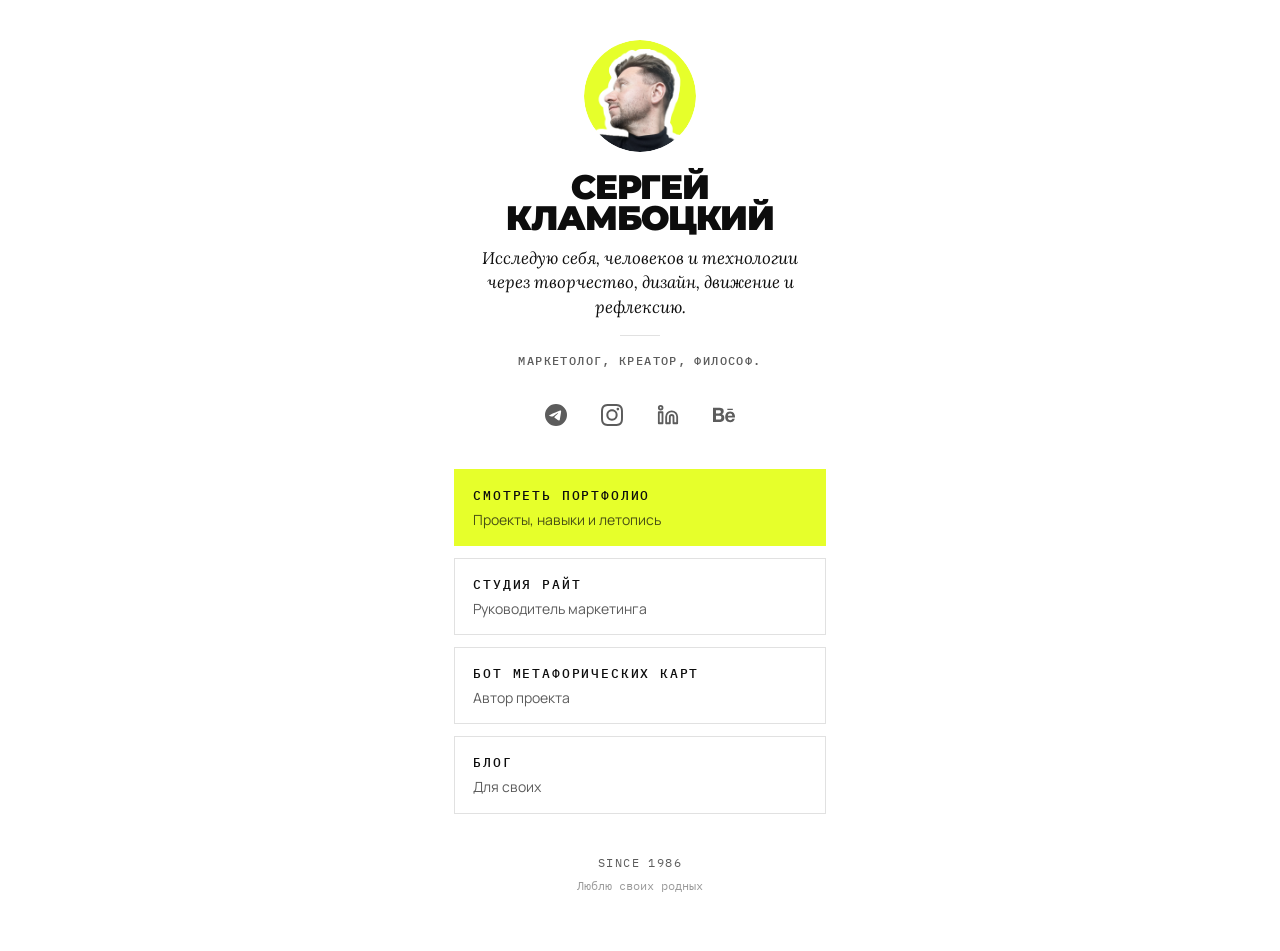
<file: index.html>
<!DOCTYPE html>
<html lang="ru">
<head>
  <meta charset="UTF-8">
  <meta name="viewport" content="width=device-width, initial-scale=1">
  <title>Сергей Кламбоцкий</title>
  <meta http-equiv="refresh" content="0; url=/links/">
  <link rel="canonical" href="https://klambotsky.online/links/">
  <meta property="og:type" content="website">
  <meta property="og:title" content="Сергей Кламбоцкий">
  <meta property="og:description" content="Исследую себя, человеков и технологии через творчество, дизайн, движение и рефлексию. Маркетолог, креатор, философ.">
  <meta property="og:image" content="https://klambotsky.online/links/og.png">
  <meta property="og:url" content="https://klambotsky.online/links/">
  <link rel="icon" type="image/png" href="favicon.png">
  <script>location.replace("/links/");</script>
</head>
<body>
  <p><a href="/links/">Перейти к визитке</a></p>
</body>
</html>
</file>
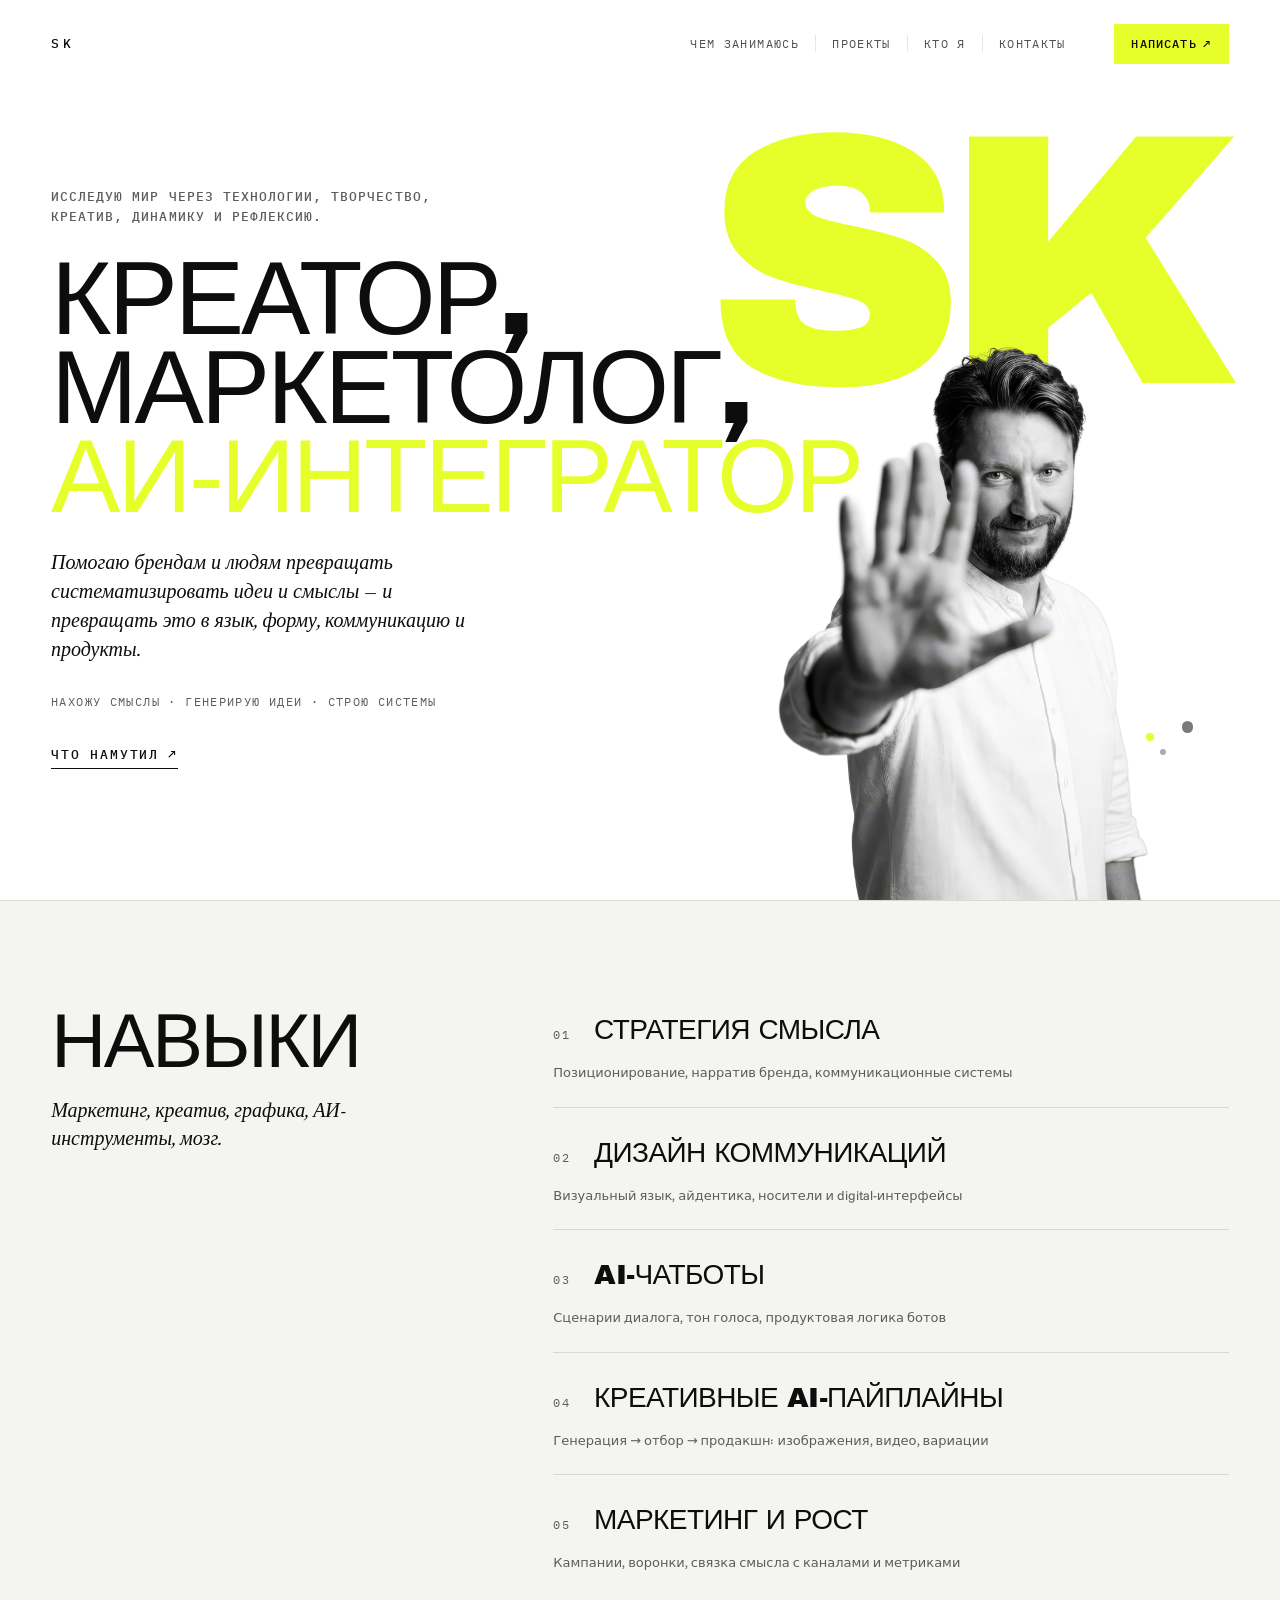
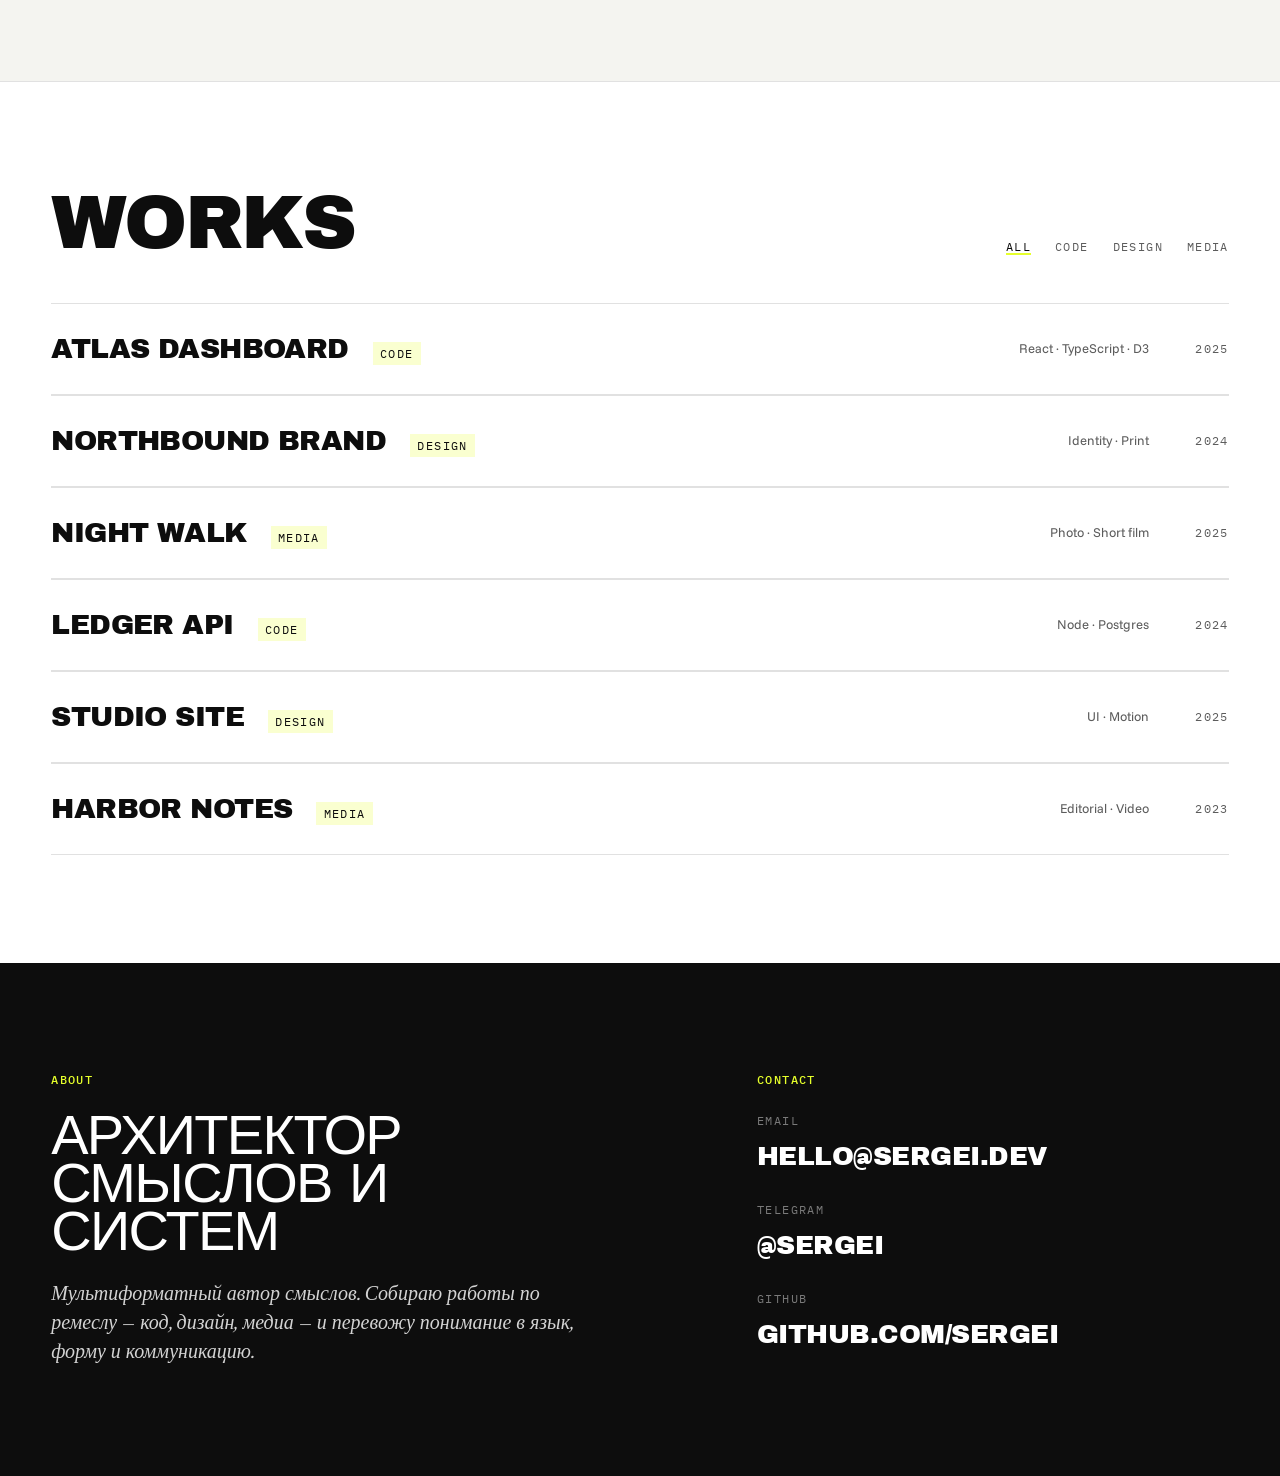
<file: 58tq16wsvj/index.html>
<!doctype html>
<html lang="ru">
  <head>
    <meta charset="UTF-8" />
    <meta name="viewport" content="width=device-width, initial-scale=1.0" />
    <title>Сергей Кламбоцкий</title>
    <!-- build:1785864027 -->
    <meta
      name="description"
      content="Исследую себя, человеков и технологии через творчество, дизайн, движение и рефлексию. Маркетолог, креатор, философ."
    />
    <meta name="robots" content="noindex, nofollow, noarchive" />
    <meta name="googlebot" content="noindex, nofollow, noarchive" />
    <meta name="referrer" content="no-referrer" />
    <meta http-equiv="Cache-Control" content="no-cache, no-store, must-revalidate" />
    <meta http-equiv="Pragma" content="no-cache" />
    <meta http-equiv="Expires" content="0" />

    <link rel="icon" type="image/png" href="/58tq16wsvj/favicon.png" />
    <link rel="apple-touch-icon" href="/58tq16wsvj/favicon.png" />

    <meta property="og:type" content="website" />
    <meta property="og:title" content="Сергей Кламбоцкий" />
    <meta
      property="og:description"
      content="Исследую себя, человеков и технологии через творчество, дизайн, движение и рефлексию. Маркетолог, креатор, философ."
    />
    <meta
      property="og:image"
      content="https://klambotsky.online/58tq16wsvj/og.png"
    />
    <meta property="og:url" content="https://klambotsky.online/58tq16wsvj/" />

    <meta name="twitter:card" content="summary_large_image" />
    <meta name="twitter:title" content="Сергей Кламбоцкий" />
    <meta
      name="twitter:description"
      content="Исследую себя, человеков и технологии через творчество, дизайн, движение и рефлексию. Маркетолог, креатор, философ."
    />
    <meta
      name="twitter:image"
      content="https://klambotsky.online/58tq16wsvj/og.png"
    />

    <link rel="preconnect" href="https://fonts.googleapis.com" />
    <link rel="preconnect" href="https://fonts.gstatic.com" crossorigin />
    <link
      href="https://fonts.googleapis.com/css2?family=Archivo+Black&family=Funnel+Sans:ital,wght@0,300..800;1,300..800&family=IBM+Plex+Mono:wght@400;500&family=Newsreader:opsz,wght@6..72,400;6..72,500;6..72,600&display=swap"
      rel="stylesheet"
    />
    <script type="module" crossorigin src="/58tq16wsvj/assets/index-BWdT-lo8.js"></script>
    <link rel="stylesheet" crossorigin href="/58tq16wsvj/assets/index-Bk_rGm1k.css">
  </head>
  <body>
    <div id="root"></div>
  </body>
</html>
</file>
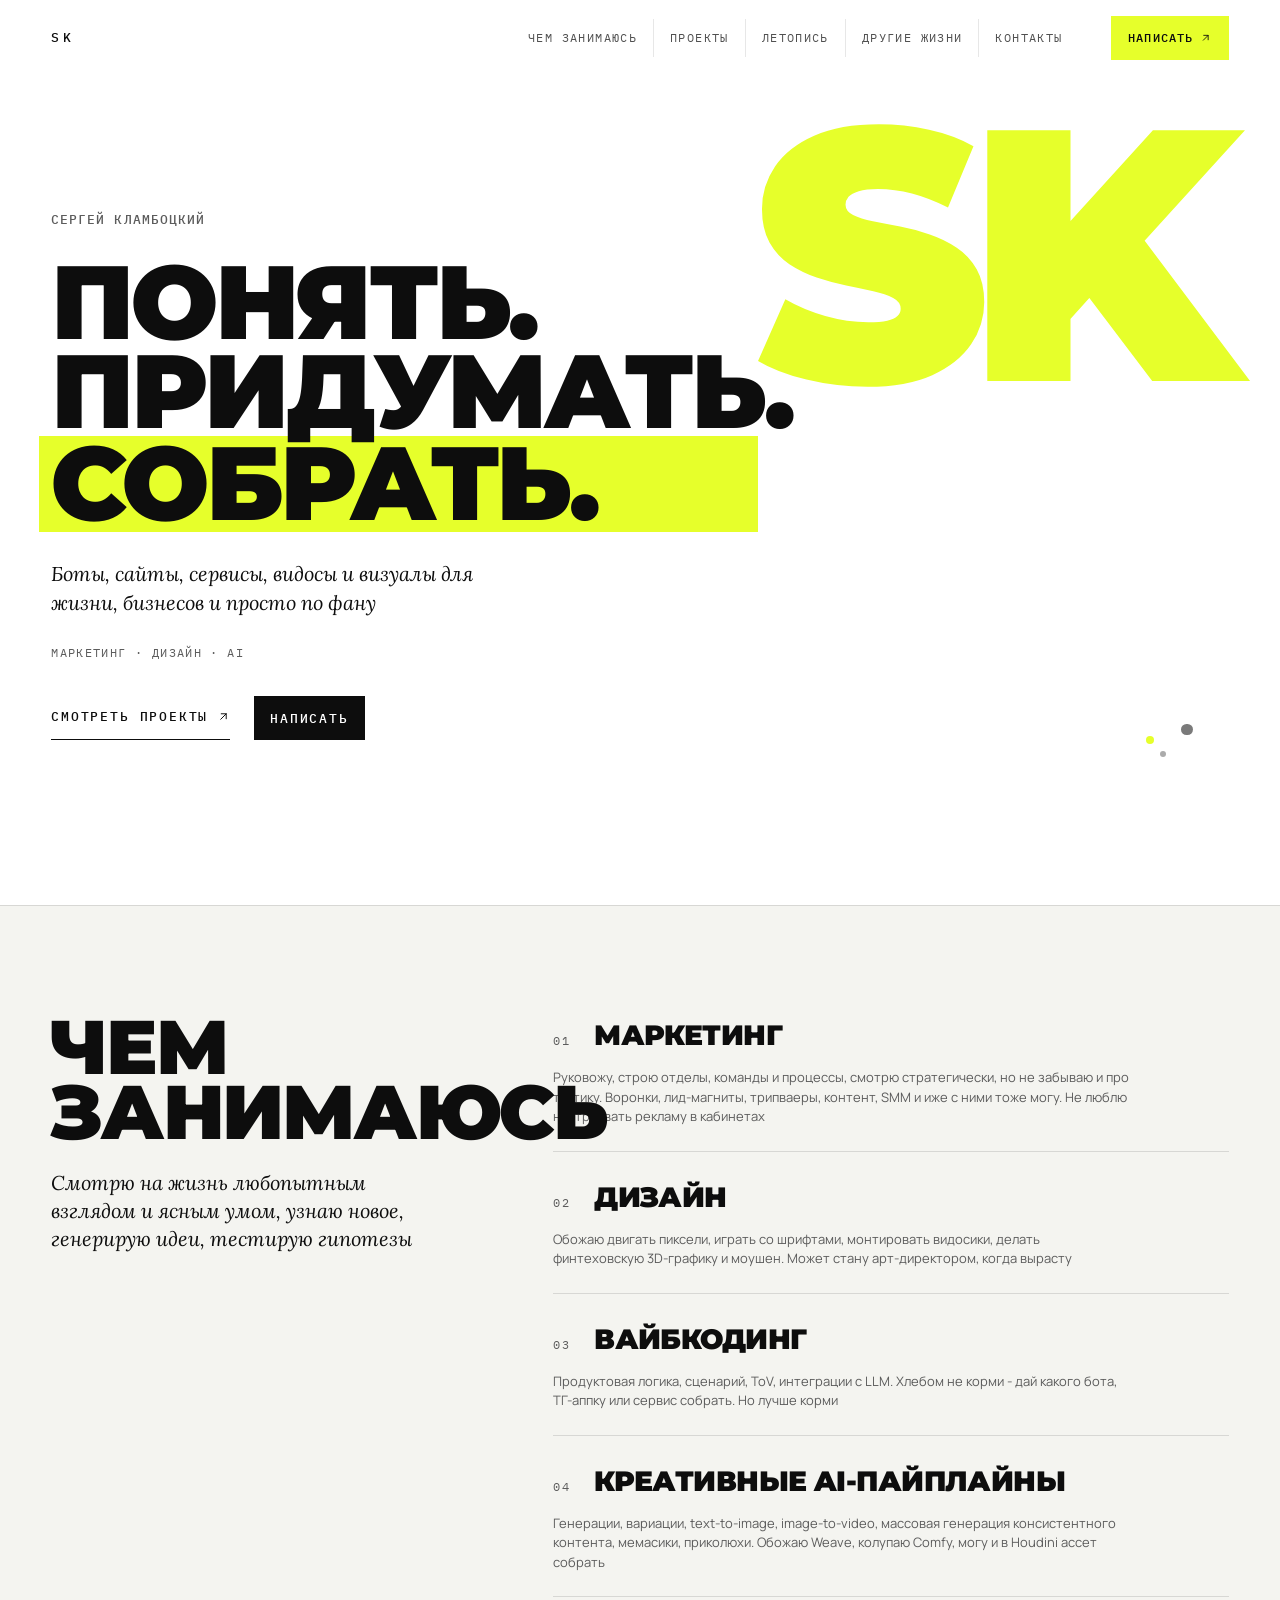
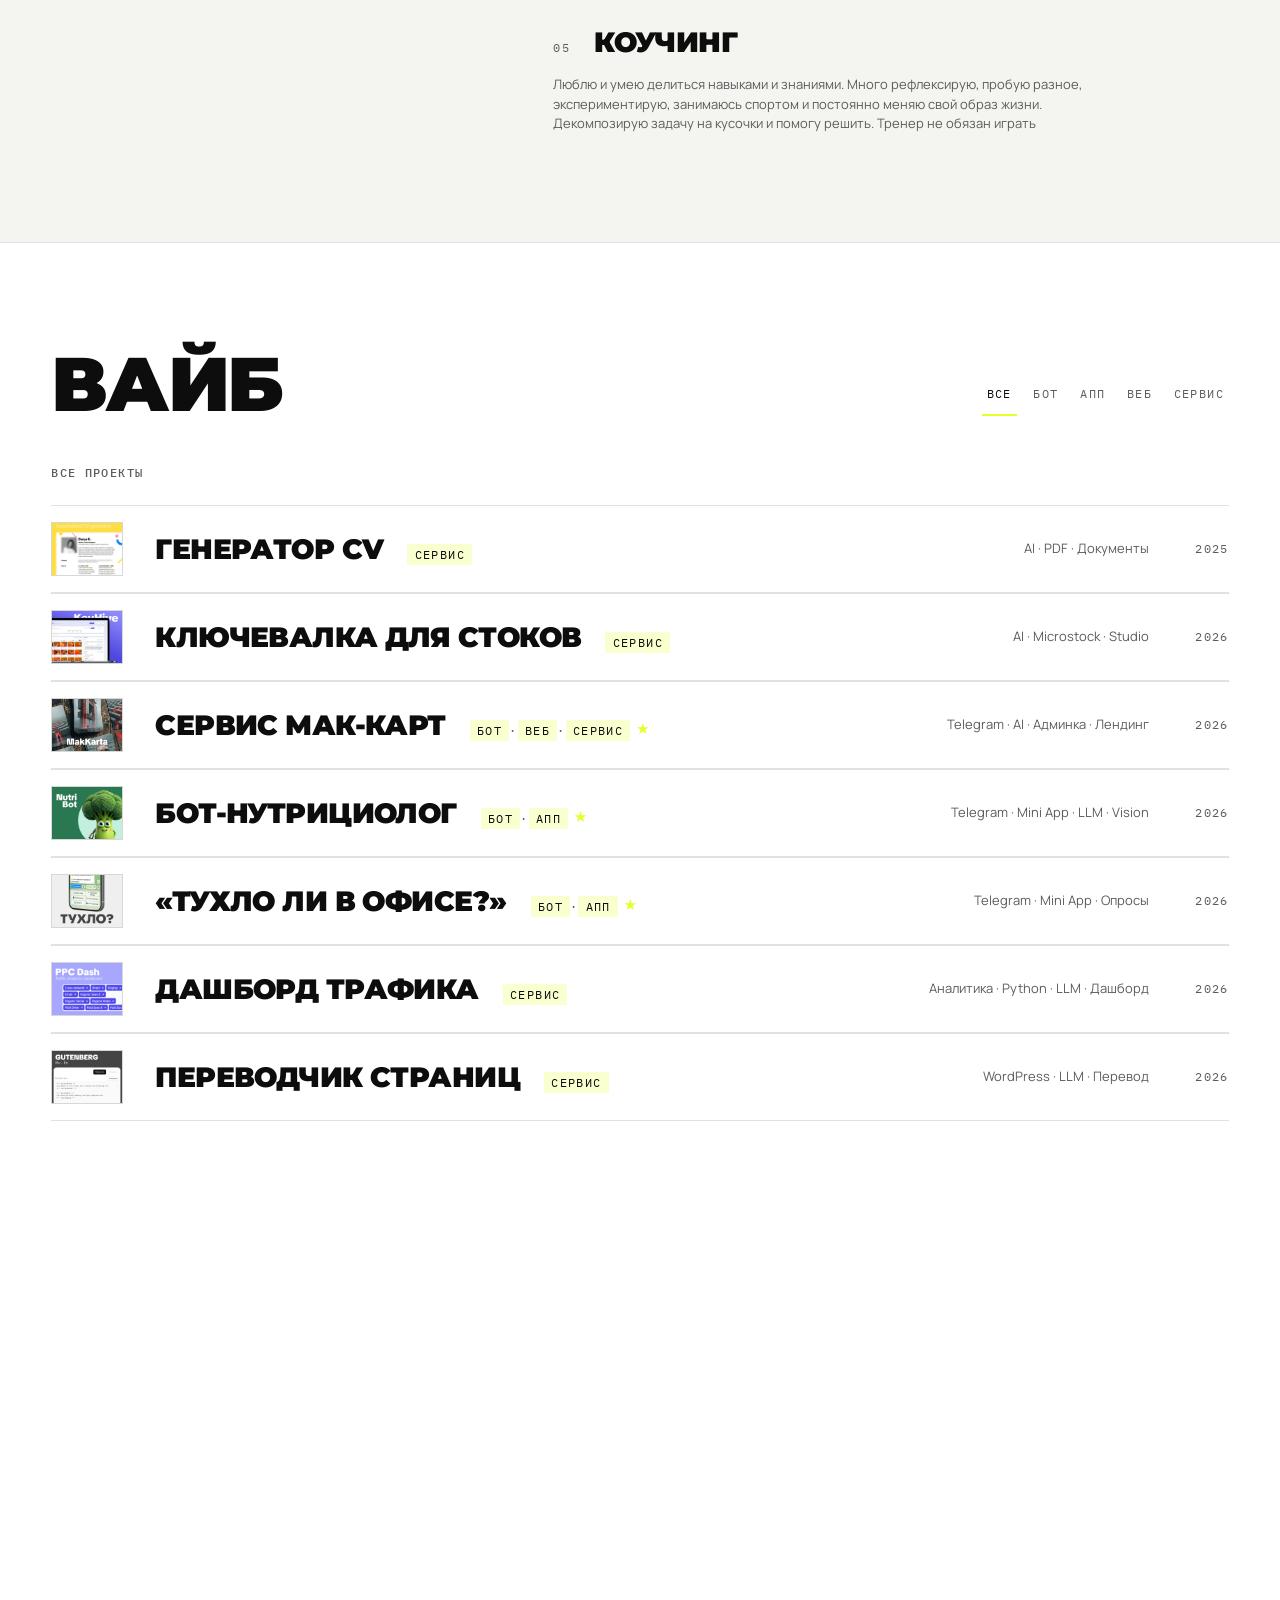
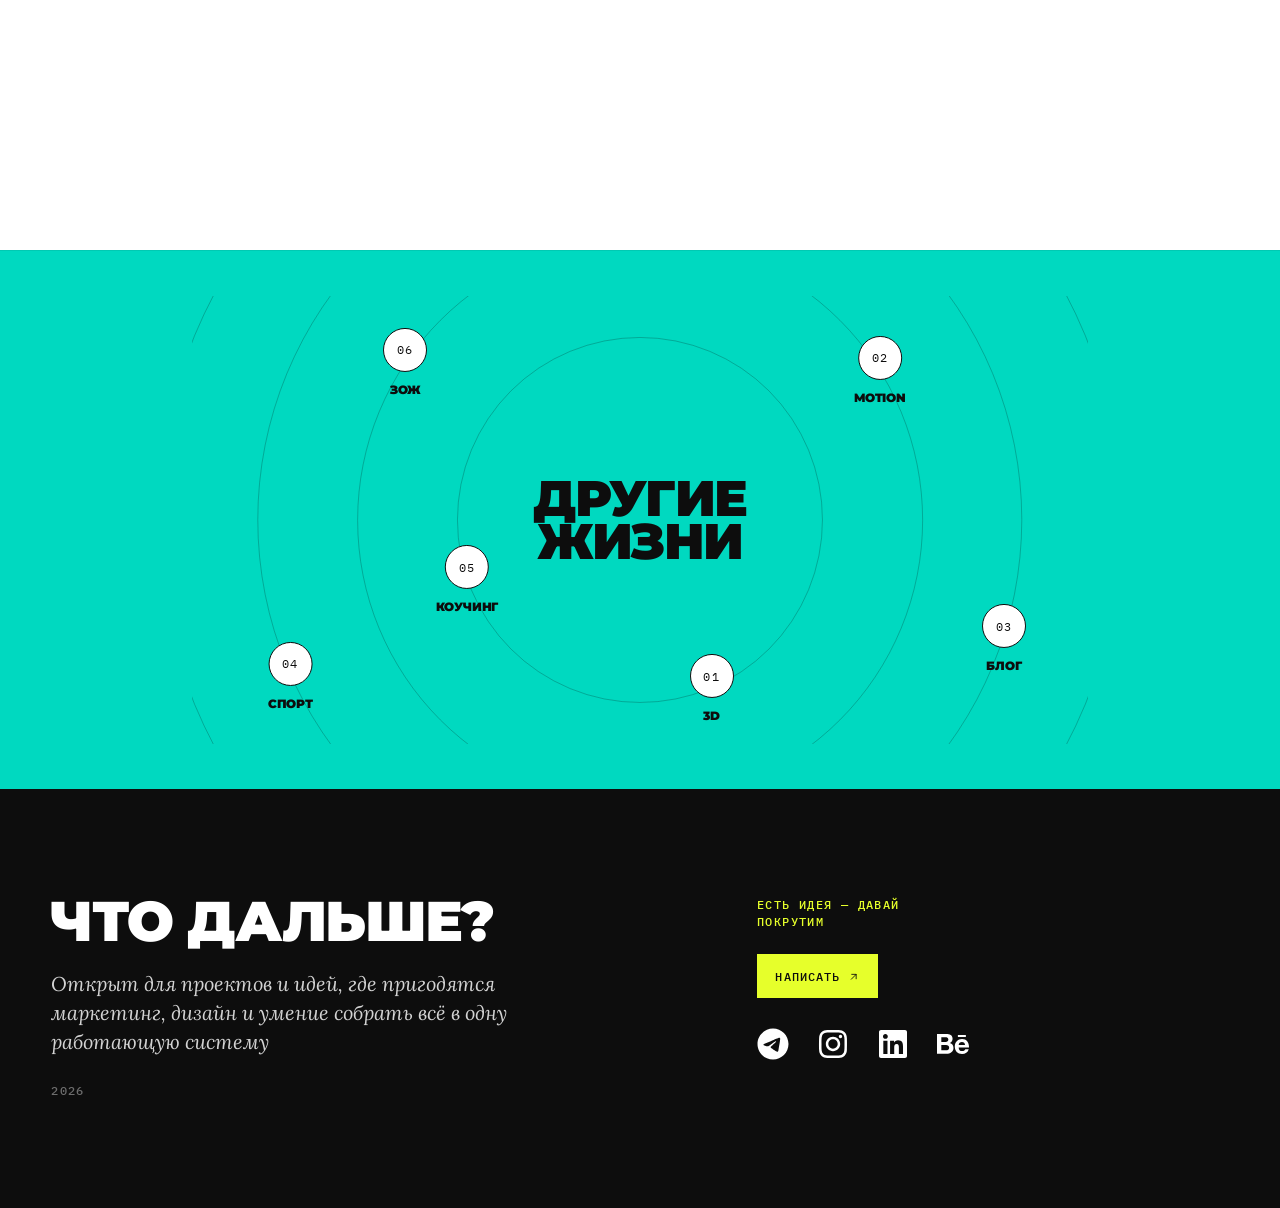
<file: h4vx9qm2nr/index.html>
<!doctype html>
<html lang="ru">
  <head>
    <meta charset="UTF-8" />
    <meta
      name="viewport"
      content="width=device-width, initial-scale=1.0, viewport-fit=cover"
    />
    <title>Сергей Кламбоцкий — креатор, маркетолог, AI-интегратор</title>
    <!-- build:1787089643 -->
    <meta
      name="description"
      content="Исследую себя, человеков и технологии через творчество, дизайн, движение и рефлексию. Собираю ботов, сайты и AI-пайплайны — от идеи до рабочего продукта."
    />
    <meta name="robots" content="noindex, nofollow, noarchive" />
    <meta name="googlebot" content="noindex, nofollow, noarchive" />
    <meta name="referrer" content="no-referrer" />
    <meta name="theme-color" content="#0d0d0d" />
    <meta http-equiv="Cache-Control" content="no-cache, no-store, must-revalidate" />
    <meta http-equiv="Pragma" content="no-cache" />
    <meta http-equiv="Expires" content="0" />

    <link rel="icon" type="image/png" href="/h4vx9qm2nr/favicon.png" />
    <link rel="apple-touch-icon" href="/h4vx9qm2nr/favicon.png" />

    <meta property="og:type" content="website" />
    <meta property="og:locale" content="ru_RU" />
    <meta property="og:site_name" content="Сергей Кламбоцкий" />
    <meta
      property="og:title"
      content="Сергей Кламбоцкий — креатор, маркетолог, AI-интегратор"
    />
    <meta
      property="og:description"
      content="Исследую себя, человеков и технологии через творчество, дизайн, движение и рефлексию. Собираю ботов, сайты и AI-пайплайны — от идеи до рабочего продукта."
    />
    <meta
      property="og:image"
      content="https://klambotsky.online/h4vx9qm2nr/og.png"
    />
    <meta property="og:url" content="https://klambotsky.online/h4vx9qm2nr/" />

    <meta name="twitter:card" content="summary_large_image" />
    <meta
      name="twitter:title"
      content="Сергей Кламбоцкий — креатор, маркетолог, AI-интегратор"
    />
    <meta
      name="twitter:description"
      content="Исследую себя, человеков и технологии через творчество, дизайн, движение и рефлексию. Собираю ботов, сайты и AI-пайплайны — от идеи до рабочего продукта."
    />
    <meta
      name="twitter:image"
      content="https://klambotsky.online/h4vx9qm2nr/og.png"
    />

    <link rel="preconnect" href="https://fonts.googleapis.com" />
    <link rel="preconnect" href="https://fonts.gstatic.com" crossorigin />
    <link
      href="https://fonts.googleapis.com/css2?family=IBM+Plex+Mono:wght@400;500&family=Lora:ital,wght@0,400;0,500;1,400;1,500&family=Manrope:wght@400;500;700&family=Montserrat:wght@800;900&display=swap"
      rel="stylesheet"
    />
    <script type="module" crossorigin src="/h4vx9qm2nr/assets/index-nY1k0Cxi.js"></script>
    <link rel="stylesheet" crossorigin href="/h4vx9qm2nr/assets/index-CxK32D7R.css">
  </head>
  <body>
    <div id="root"></div>
  </body>
</html>
</file>
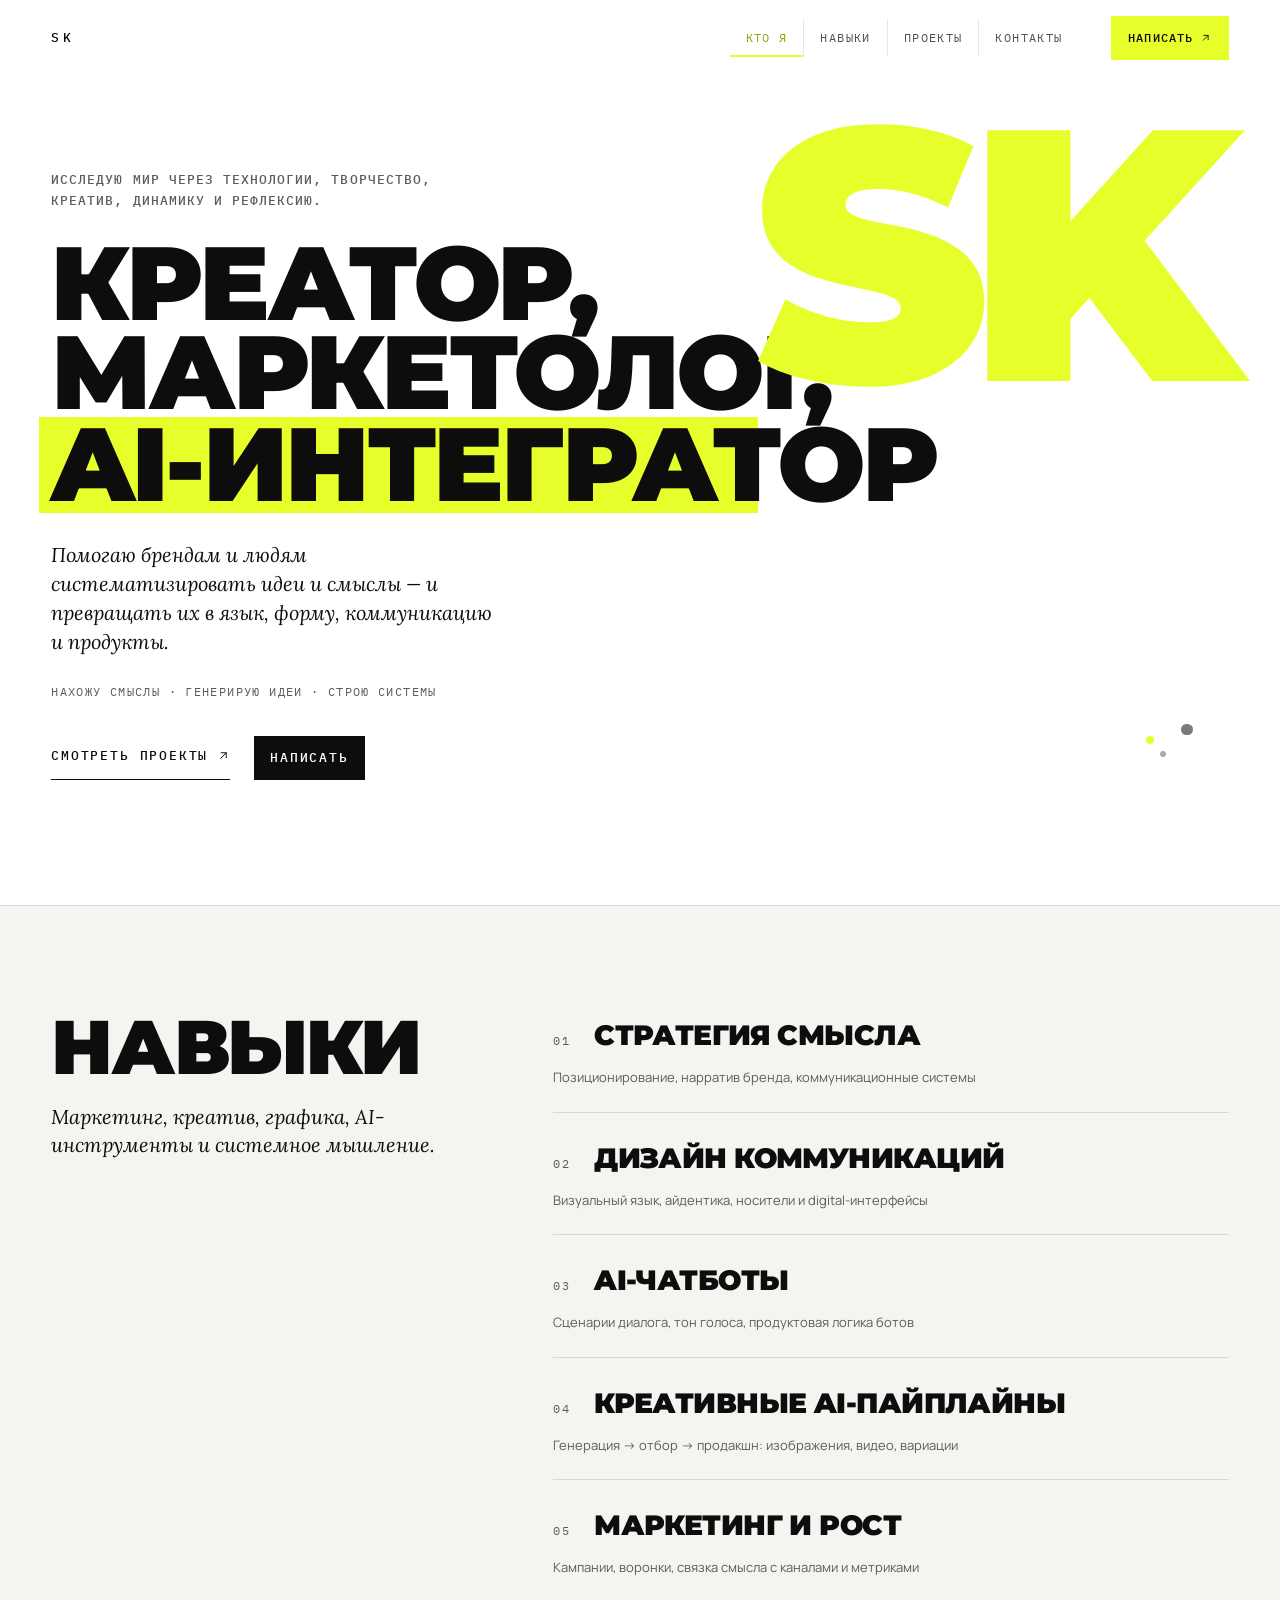
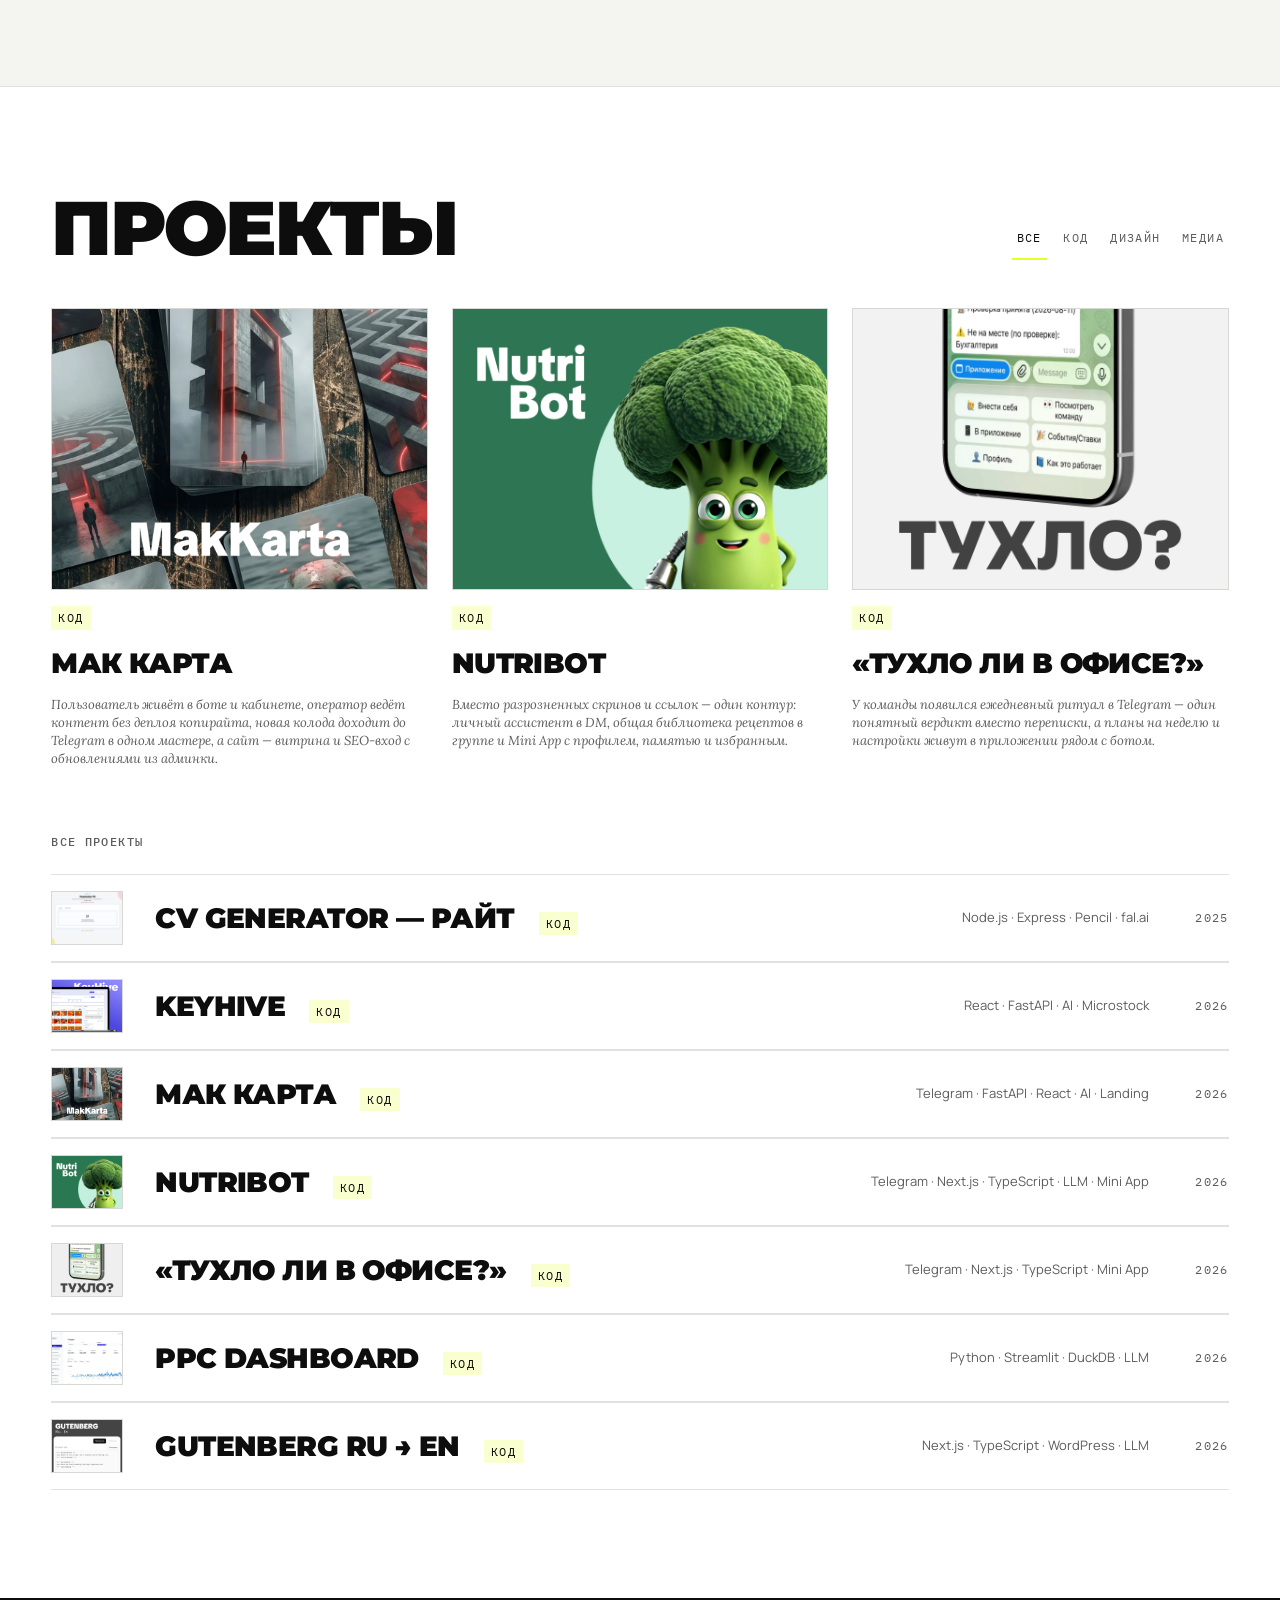
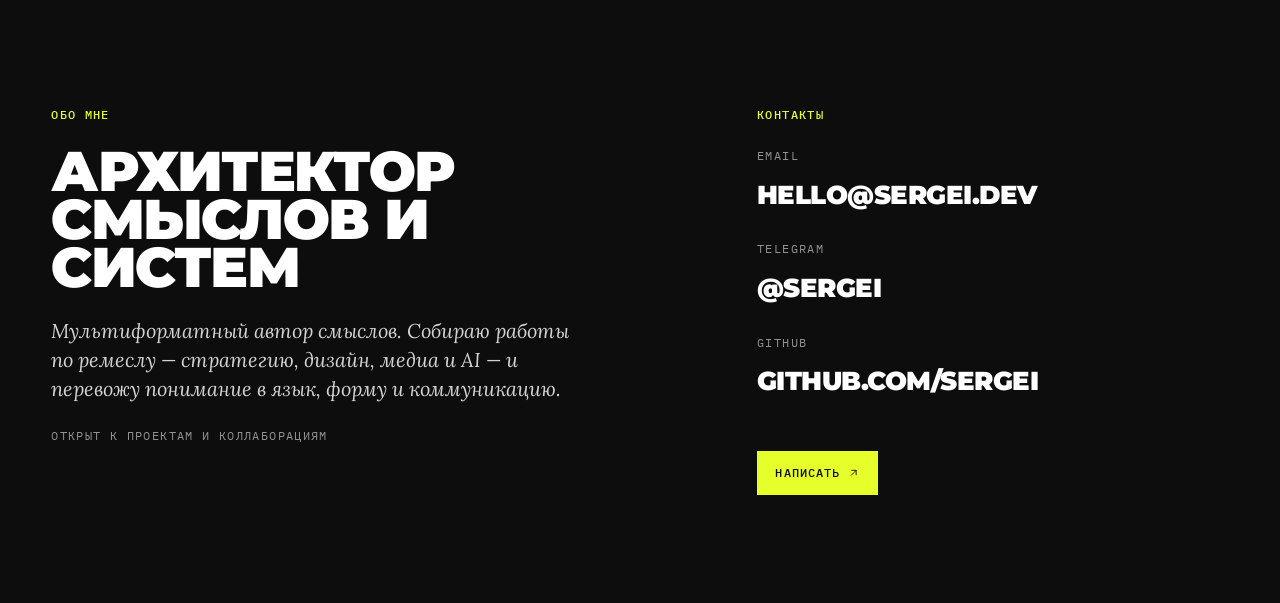
<file: lflit4lv1b/index.html>
<!doctype html>
<html lang="ru">
  <head>
    <meta charset="UTF-8" />
    <meta
      name="viewport"
      content="width=device-width, initial-scale=1.0, viewport-fit=cover"
    />
    <title>Сергей Кламбоцкий — креатор, маркетолог, AI-интегратор</title>
    <!-- build:1786697278 -->
    <meta
      name="description"
      content="Исследую мир через технологии, творчество, креатив, динамику и рефлексию. Маркетолог, креатор, AI-интегратор."
    />
    <meta name="robots" content="noindex, nofollow, noarchive" />
    <meta name="googlebot" content="noindex, nofollow, noarchive" />
    <meta name="referrer" content="no-referrer" />
    <meta name="theme-color" content="#0d0d0d" />
    <meta http-equiv="Cache-Control" content="no-cache, no-store, must-revalidate" />
    <meta http-equiv="Pragma" content="no-cache" />
    <meta http-equiv="Expires" content="0" />

    <link rel="icon" type="image/png" href="/lflit4lv1b/favicon.png" />
    <link rel="apple-touch-icon" href="/lflit4lv1b/favicon.png" />

    <meta property="og:type" content="website" />
    <meta property="og:locale" content="ru_RU" />
    <meta property="og:site_name" content="Сергей Кламбоцкий" />
    <meta
      property="og:title"
      content="Сергей Кламбоцкий — креатор, маркетолог, AI-интегратор"
    />
    <meta
      property="og:description"
      content="Исследую мир через технологии, творчество, креатив, динамику и рефлексию. Маркетолог, креатор, AI-интегратор."
    />
    <meta
      property="og:image"
      content="https://klambotsky.online/lflit4lv1b/og.png"
    />
    <meta property="og:url" content="https://klambotsky.online/lflit4lv1b/" />

    <meta name="twitter:card" content="summary_large_image" />
    <meta
      name="twitter:title"
      content="Сергей Кламбоцкий — креатор, маркетолог, AI-интегратор"
    />
    <meta
      name="twitter:description"
      content="Исследую мир через технологии, творчество, креатив, динамику и рефлексию. Маркетолог, креатор, AI-интегратор."
    />
    <meta
      name="twitter:image"
      content="https://klambotsky.online/lflit4lv1b/og.png"
    />

    <link rel="preconnect" href="https://fonts.googleapis.com" />
    <link rel="preconnect" href="https://fonts.gstatic.com" crossorigin />
    <link
      href="https://fonts.googleapis.com/css2?family=IBM+Plex+Mono:wght@400;500&family=Lora:ital,wght@0,400;0,500;1,400;1,500&family=Manrope:wght@400;500;700&family=Montserrat:wght@800;900&display=swap"
      rel="stylesheet"
    />
    <script type="module" crossorigin src="/lflit4lv1b/assets/index-ZPFFgw18.js"></script>
    <link rel="stylesheet" crossorigin href="/lflit4lv1b/assets/index-CgYnPSRr.css">
  </head>
  <body>
    <div id="root"></div>
  </body>
</html>
</file>
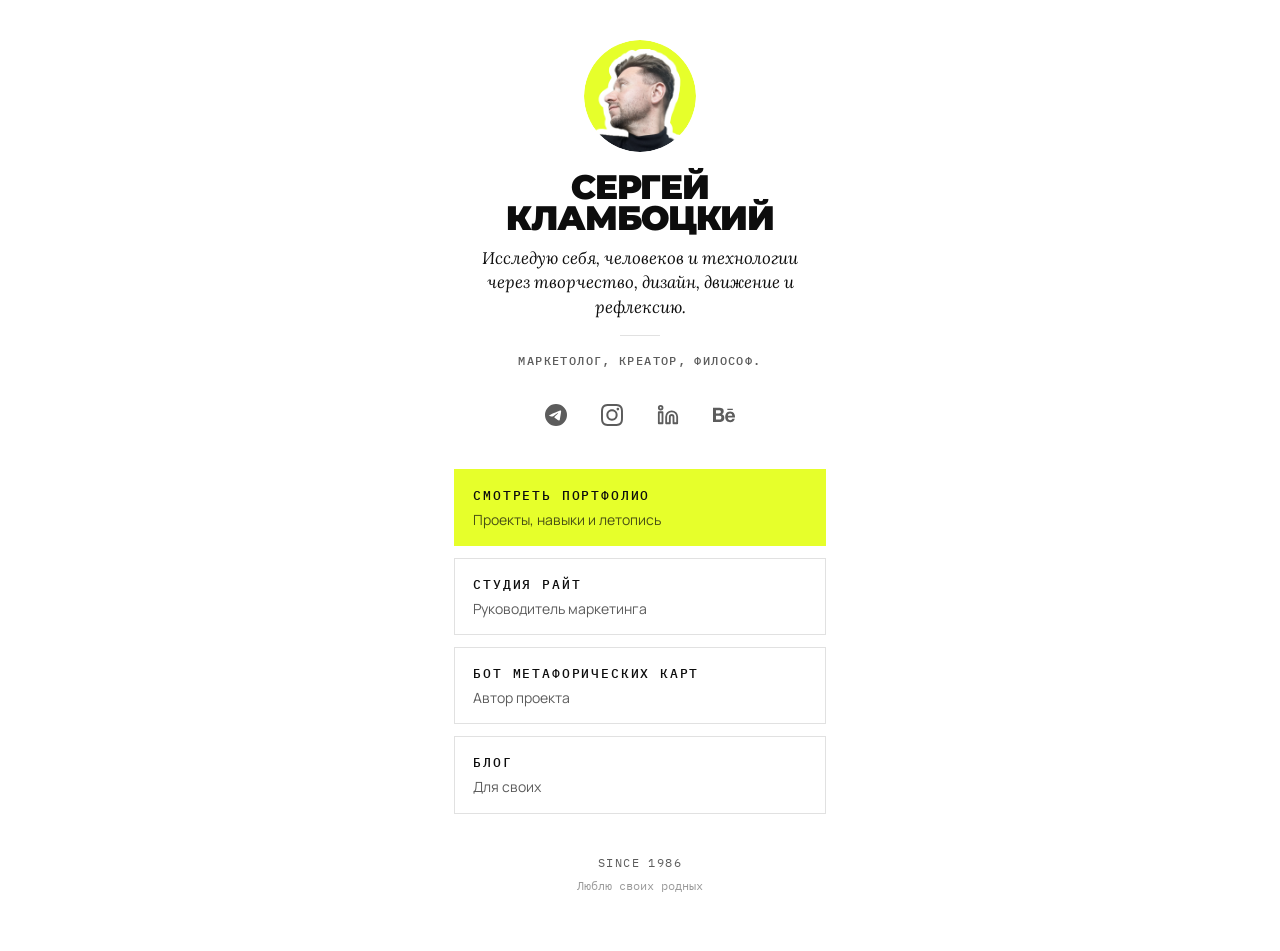
<file: links/index.html>
<!DOCTYPE html>
<html lang="ru">
<head>
  <meta charset="UTF-8">
  <meta name="viewport" content="width=device-width, initial-scale=1, viewport-fit=cover">
  <title>Сергей Кламбоцкий</title>
  <meta name="description" content="Исследую себя, человеков и технологии через творчество, дизайн, движение и рефлексию. Маркетолог, креатор, философ.">
  <link rel="canonical" href="https://klambotsky.online/links/">
  <meta property="og:type" content="website">
  <meta property="og:locale" content="ru_RU">
  <meta property="og:site_name" content="Сергей Кламбоцкий">
  <meta property="og:title" content="Сергей Кламбоцкий">
  <meta property="og:description" content="Исследую себя, человеков и технологии через творчество, дизайн, движение и рефлексию. Маркетолог, креатор, философ.">
  <meta property="og:image" content="https://klambotsky.online/links/og.png">
  <meta property="og:url" content="https://klambotsky.online/links/">
  <meta name="twitter:card" content="summary_large_image">
  <meta name="twitter:title" content="Сергей Кламбоцкий">
  <meta name="twitter:description" content="Исследую себя, человеков и технологии через творчество, дизайн, движение и рефлексию. Маркетолог, креатор, философ.">
  <meta name="twitter:image" content="https://klambotsky.online/links/og.png">
  <meta name="theme-color" content="#ffffff">
  <link rel="icon" type="image/png" href="favicon.png">
  <link rel="apple-touch-icon" href="favicon.png">
  <link rel="stylesheet" href="style.css?v=3">
  <link rel="preconnect" href="https://fonts.googleapis.com">
  <link rel="preconnect" href="https://fonts.gstatic.com" crossorigin>
  <link href="https://fonts.googleapis.com/css2?family=IBM+Plex+Mono:wght@400;500&family=Lora:ital,wght@0,400;0,500;1,400;1,500&family=Manrope:wght@400;500;700&family=Montserrat:wght@800;900&display=swap" rel="stylesheet">
</head>
<body>
  <main class="page">
    <header class="profile">
      <div class="profile__avatar-wrap anim-item" style="--delay: 0">
        <img class="profile__avatar" src="avatar.png?v=3" alt="Сергей Кламбоцкий" width="112" height="112">
      </div>
      <h1 class="profile__name anim-item" style="--delay: 1">Сергей Кламбоцкий</h1>
      <div class="profile__bio anim-item" style="--delay: 2">
        <p class="profile__bio-intro">Исследую себя, человеков и технологии через творчество, дизайн, движение и рефлексию.</p>
        <div class="profile__divider" aria-hidden="true"></div>
        <p class="profile__bio-tagline">Маркетолог, креатор, философ.</p>
      </div>
      <div class="profile__social anim-item" aria-label="Соцсети" style="--delay: 3">
        <a class="profile__social-link" href="https://telegram.me/sergei_klm" target="_blank" rel="noopener" aria-label="Telegram"><svg xmlns="http://www.w3.org/2000/svg" width="22" height="22" viewBox="0 0 24 24" fill="currentColor" role="img"><path d="M11.944 0A12 12 0 0 0 0 12a12 12 0 0 0 12 12 12 12 0 0 0 12-12A12 12 0 0 0 12 0a12 12 0 0 0-.056 0zm4.962 7.224c.1-.002.321.023.465.14a.506.506 0 0 1 .171.325c.016.093.036.306.02.472-.18 1.898-.962 6.502-1.36 8.627-.168.9-.499 1.201-.82 1.23-.696.065-1.225-.46-1.9-.902-1.056-.693-1.653-1.124-2.678-1.8-1.185-.78-.417-1.21.258-1.91.177-.184 3.247-2.977 3.307-3.23.007-.032.014-.15-.056-.212s-.174-.041-.249-.024c-.106.024-1.793 1.14-5.061 3.345-.48.33-.913.49-1.302.48-.428-.008-1.252-.241-1.865-.44-.752-.245-1.349-.374-1.297-.789.027-.216.325-.437.893-.663 3.498-1.524 5.83-2.529 6.998-3.014 3.332-1.386 4.025-1.627 4.476-1.635z"/></svg></a>
        <a class="profile__social-link" href="https://www.instagram.com/sergei.klambotskiy" target="_blank" rel="noopener" aria-label="Instagram"><svg xmlns="http://www.w3.org/2000/svg" width="22" height="22" viewBox="0 0 24 24" fill="currentColor" role="img"><path d="M7.0301.084c-1.2768.0602-2.1487.264-2.911.5634-.7888.3075-1.4575.72-2.1228 1.3877-.6652.6677-1.075 1.3368-1.3802 2.127-.2954.7638-.4956 1.6365-.552 2.914-.0564 1.2775-.0689 1.6882-.0626 4.947.0062 3.2586.0206 3.6671.0825 4.9473.061 1.2765.264 2.1482.5635 2.9107.308.7889.72 1.4573 1.388 2.1228.6679.6655 1.3365 1.0743 2.1285 1.38.7632.295 1.6361.4961 2.9134.552 1.2773.056 1.6884.069 4.9462.0627 3.2578-.0062 3.668-.0207 4.9478-.0814 1.28-.0607 2.147-.2652 2.9098-.5633.7889-.3086 1.4578-.72 2.1228-1.3881.665-.6682 1.0745-1.3378 1.3795-2.1284.2957-.7632.4966-1.636.552-2.9124.056-1.2809.0692-1.6898.063-4.948-.0063-3.2583-.021-3.6668-.0817-4.9465-.0607-1.2797-.264-2.1487-.5633-2.9117-.3084-.7889-.72-1.4568-1.3876-2.1228C21.2982 1.33 20.628.9208 19.8378.6165 19.074.321 18.2017.1197 16.9244.0645 15.6471.0093 15.236-.005 11.977.0014 8.718.0076 8.31.0215 7.0301.0839m.1402 21.6932c-1.17-.0509-1.8053-.2453-2.2287-.408-.5606-.216-.96-.4771-1.3819-.895-.422-.4178-.6811-.8186-.9-1.378-.1644-.4234-.3624-1.058-.4171-2.228-.0595-1.2645-.072-1.6442-.079-4.848-.007-3.2037.0053-3.583.0607-4.848.05-1.169.2456-1.805.408-2.2282.216-.5613.4762-.96.895-1.3816.4188-.4217.8184-.6814 1.3783-.9003.423-.1651 1.0575-.3614 2.227-.4171 1.2655-.06 1.6447-.072 4.848-.079 3.2033-.007 3.5835.005 4.8495.0608 1.169.0508 1.8053.2445 2.228.408.5608.216.96.4754 1.3816.895.4217.4194.6816.8176.9005 1.3787.1653.4217.3617 1.056.4169 2.2263.0602 1.2655.0739 1.645.0796 4.848.0058 3.203-.0055 3.5834-.061 4.848-.051 1.17-.245 1.8055-.408 2.2294-.216.5604-.4763.96-.8954 1.3814-.419.4215-.8181.6811-1.3783.9-.4224.1649-1.0577.3617-2.2262.4174-1.2656.0595-1.6448.072-4.8493.079-3.2045.007-3.5825-.006-4.848-.0608M16.953 5.5864A1.44 1.44 0 1 0 18.39 4.144a1.44 1.44 0 0 0-1.437 1.4424M5.8385 12.012c.0067 3.4032 2.7706 6.1557 6.173 6.1493 3.4026-.0065 6.157-2.7701 6.1506-6.1733-.0065-3.4032-2.771-6.1565-6.174-6.1498-3.403.0067-6.156 2.771-6.1496 6.1738M8 12.0077a4 4 0 1 1 4.008 3.9921A3.9996 3.9996 0 0 1 8 12.0077"/></svg></a>
        <a class="profile__social-link" href="https://www.linkedin.com/in/sergeiklambotski/" target="_blank" rel="noopener" aria-label="LinkedIn"><svg xmlns="http://www.w3.org/2000/svg" width="22" height="22" viewBox="0 0 24 24" fill="none" stroke="currentColor" stroke-width="2" stroke-linecap="round" stroke-linejoin="round" role="img"><path d="M16 8a6 6 0 0 1 6 6v7h-4v-7a2 2 0 0 0-2-2 2 2 0 0 0-2 2v7h-4v-7a6 6 0 0 1 6-6z"/><rect width="4" height="12" x="2" y="9"/><circle cx="4" cy="4" r="2"/></svg></a>
        <a class="profile__social-link" href="https://www.behance.net/sk3d" target="_blank" rel="noopener" aria-label="Behance"><svg xmlns="http://www.w3.org/2000/svg" width="22" height="22" viewBox="0 0 24 24" fill="currentColor" role="img"><path d="M16.969 16.927a2.561 2.561 0 0 0 1.901.677 2.501 2.501 0 0 0 1.531-.475c.362-.235.636-.584.779-.99h2.585a5.091 5.091 0 0 1-1.9 2.896 5.292 5.292 0 0 1-3.091.88 5.839 5.839 0 0 1-2.284-.433 4.871 4.871 0 0 1-1.723-1.211 5.657 5.657 0 0 1-1.08-1.874 7.057 7.057 0 0 1-.383-2.393c-.005-.8.129-1.595.396-2.349a5.313 5.313 0 0 1 5.088-3.604 4.87 4.87 0 0 1 2.376.563c.661.362 1.231.87 1.668 1.485a6.2 6.2 0 0 1 .943 2.133c.194.821.263 1.666.205 2.508h-7.699c-.063.79.184 1.574.688 2.187ZM6.947 4.084a8.065 8.065 0 0 1 1.928.198 4.29 4.29 0 0 1 1.49.638c.418.303.748.711.958 1.182.241.579.357 1.203.341 1.83a3.506 3.506 0 0 1-.506 1.961 3.726 3.726 0 0 1-1.503 1.287 3.588 3.588 0 0 1 2.027 1.437c.464.747.697 1.615.67 2.494a4.593 4.593 0 0 1-.423 2.032 3.945 3.945 0 0 1-1.163 1.413 5.114 5.114 0 0 1-1.683.807 7.135 7.135 0 0 1-1.928.259H0V4.084h6.947Zm-.235 12.9c.308.004.616-.029.916-.099a2.18 2.18 0 0 0 .766-.332c.228-.158.411-.371.534-.619.142-.317.208-.663.191-1.009a2.08 2.08 0 0 0-.642-1.715 2.618 2.618 0 0 0-1.696-.505h-3.54v4.279h3.471Zm13.635-5.967a2.13 2.13 0 0 0-1.654-.619 2.336 2.336 0 0 0-1.163.259 2.474 2.474 0 0 0-.738.62 2.359 2.359 0 0 0-.396.792c-.074.239-.12.485-.137.734h4.769a3.239 3.239 0 0 0-.679-1.785l-.002-.001Zm-13.813-.648a2.254 2.254 0 0 0 1.423-.433c.399-.355.607-.88.56-1.413a1.916 1.916 0 0 0-.178-.891 1.298 1.298 0 0 0-.495-.533 1.851 1.851 0 0 0-.711-.274 3.966 3.966 0 0 0-.835-.073H3.241v3.631h3.293v-.014ZM21.62 5.122h-5.976v1.527h5.976V5.122Z"/></svg></a>
      </div>
    </header>

    <nav class="links" aria-label="Ссылки">
      <a class="cta anim-item" href="/h4vx9qm2nr/" style="--delay: 4">
        <span class="cta__label">Смотреть портфолио</span>
        <span class="cta__desc">Проекты, навыки и летопись</span>
      </a>
      <a class="link-card anim-item" href="https://right.by/" target="_blank" rel="noopener" style="--delay: 5">
        <span class="link-card__label">Студия Райт</span>
        <span class="link-card__desc">Руководитель маркетинга</span>
      </a>
      <a class="link-card anim-item" href="https://makkarta.pro/?utm_source=klambotsky&utm_medium=referral&utm_campaign=link" target="_blank" rel="noopener" style="--delay: 6">
        <span class="link-card__label">Бот метафорических карт</span>
        <span class="link-card__desc">Автор проекта</span>
      </a>
      <a class="link-card anim-item" href="https://telegram.me/running_me" target="_blank" rel="noopener" style="--delay: 7">
        <span class="link-card__label">Блог</span>
        <span class="link-card__desc">Для своих</span>
      </a>
    </nav>

    <footer class="footer anim-item" style="--delay: 8">
      <p class="footer__main" id="footer-main" tabindex="0" title="Клик — сколько дней с 7 декабря 1986">since 1986</p>
      <p class="footer__rotating" aria-live="polite">Люблю <span id="footer-rotating">своих родных</span></p>
      <p class="footer__easter" id="footer-easter" aria-hidden="true"></p>
    </footer>
  </main>
  <script src="script.js"></script>
</body>
</html>
</file>
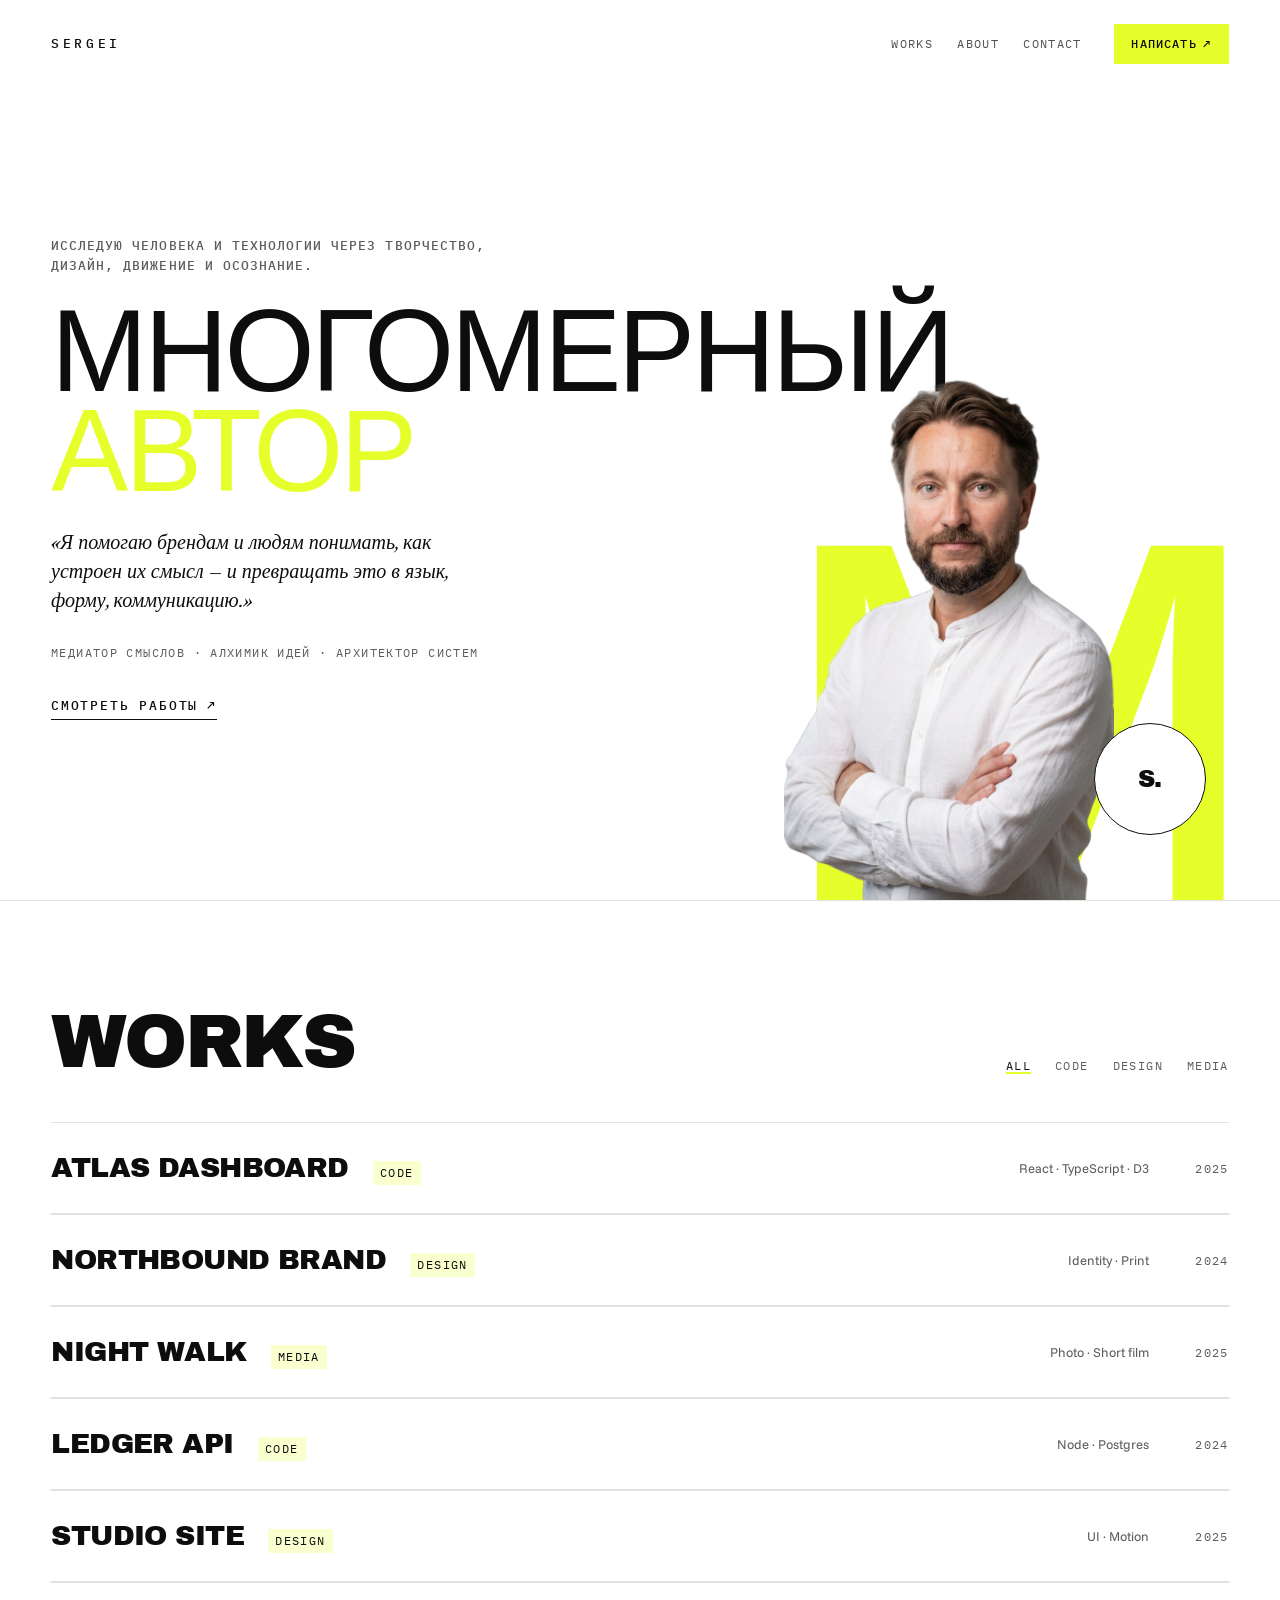
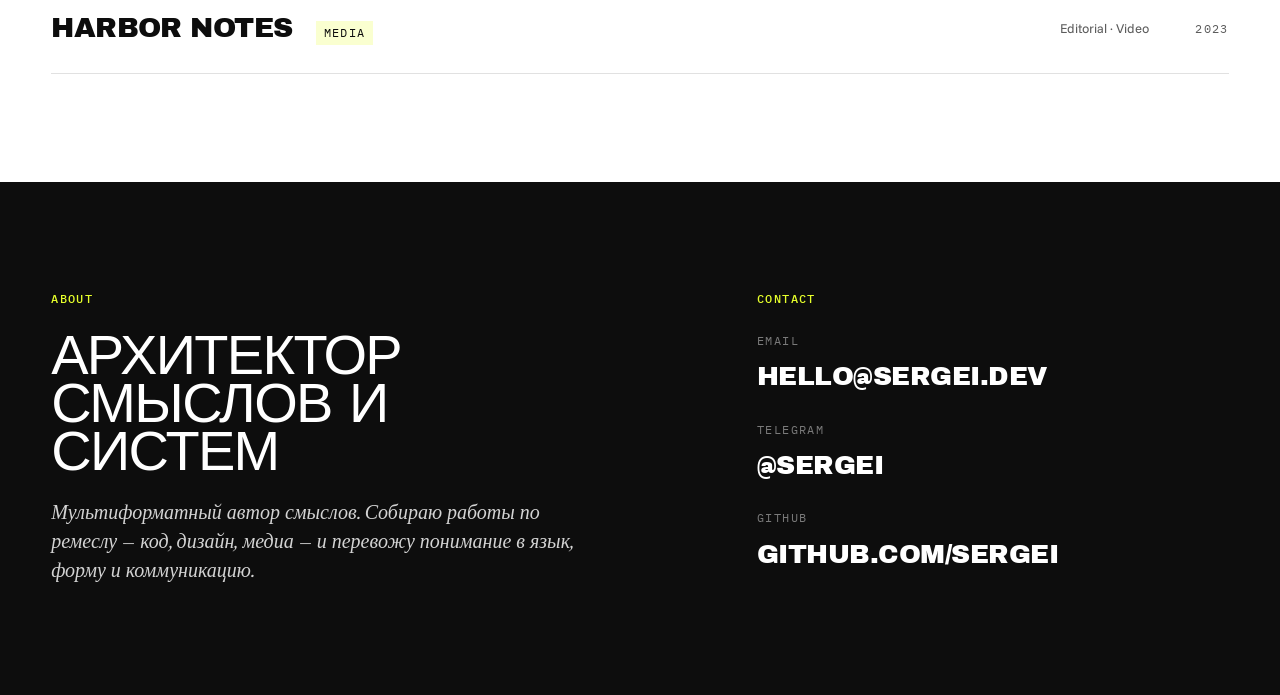
<file: studio/index.html>
<!doctype html>
<html lang="ru">
  <head>
    <meta charset="UTF-8" />
    <link rel="icon" type="image/svg+xml" href="/studio/favicon.svg" />
    <meta name="viewport" content="width=device-width, initial-scale=1.0" />
    <title>Sergei — Portfolio</title>
    <meta name="robots" content="noindex, nofollow, noarchive" />
    <meta name="googlebot" content="noindex, nofollow, noarchive" />
    <meta name="referrer" content="no-referrer" />
    <link rel="preconnect" href="https://fonts.googleapis.com" />
    <link rel="preconnect" href="https://fonts.gstatic.com" crossorigin />
    <link
      href="https://fonts.googleapis.com/css2?family=Archivo+Black&family=Funnel+Sans:ital,wght@0,300..800;1,300..800&family=IBM+Plex+Mono:wght@400;500&family=Newsreader:opsz,wght@6..72,400;6..72,500;6..72,600&display=swap"
      rel="stylesheet"
    />
    <script type="module" crossorigin src="/studio/assets/index-D6NrtxeB.js"></script>
    <link rel="stylesheet" crossorigin href="/studio/assets/index-DYrZEHui.css">
  </head>
  <body>
    <div id="root"></div>
  </body>
</html>
</file>
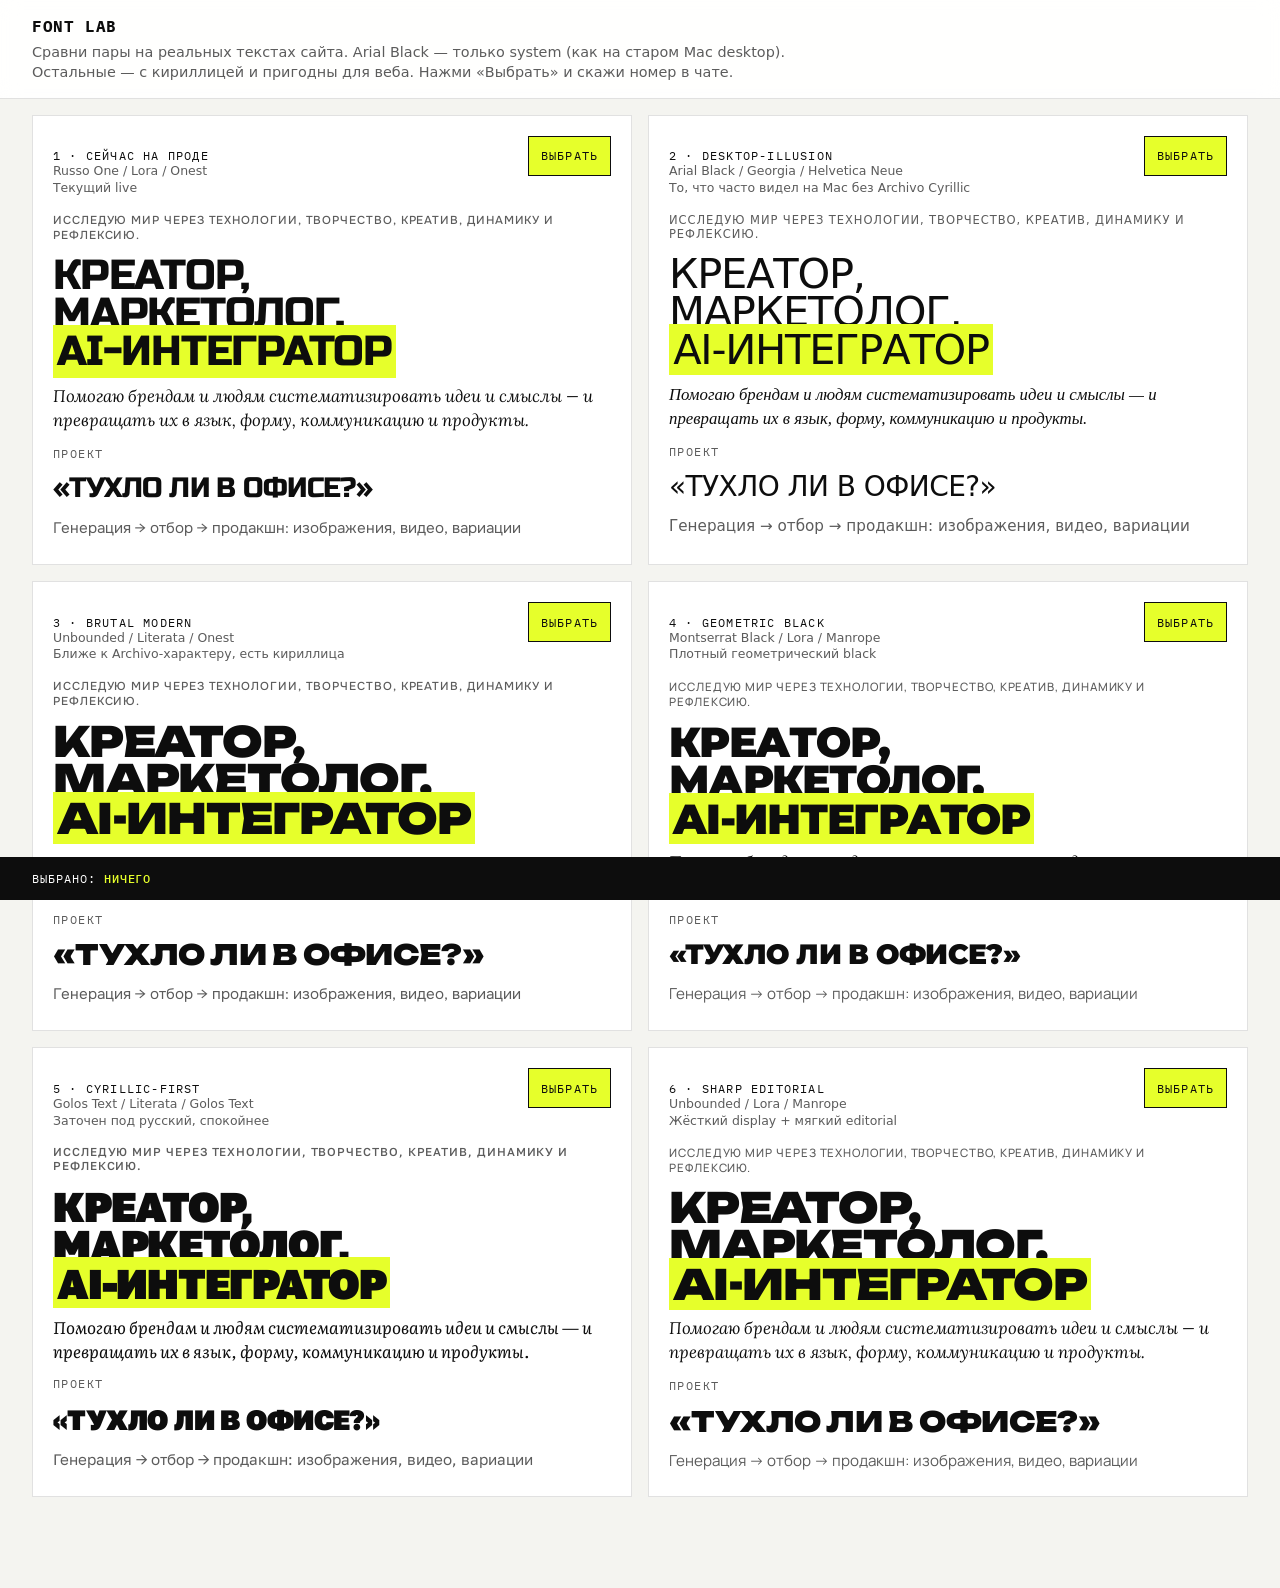
<file: lflit4lv1b/font-lab.html>
<!doctype html>
<html lang="ru">
  <head>
    <meta charset="UTF-8" />
    <meta
      name="viewport"
      content="width=device-width, initial-scale=1.0, viewport-fit=cover"
    />
    <title>Font lab — подбор пары</title>
    <link rel="preconnect" href="https://fonts.googleapis.com" />
    <link rel="preconnect" href="https://fonts.gstatic.com" crossorigin />
    <link
      href="https://fonts.googleapis.com/css2?family=Golos+Text:wght@400;500;700;900&family=IBM+Plex+Mono:wght@400;500&family=Literata:ital,opsz,wght@0,7..72,400;0,7..72,500;1,7..72,400;1,7..72,500&family=Lora:ital,wght@0,400;0,500;1,400;1,500&family=Manrope:wght@400;500;700;800&family=Montserrat:wght@400;500;800;900&family=Onest:wght@400;500&family=Russo+One&family=Unbounded:wght@400;700;900&display=swap"
      rel="stylesheet"
    />
    <style>
      :root {
        --ink: #0d0d0d;
        --muted: #5c5c5c;
        --surface: #fff;
        --soft: #f4f4f0;
        --accent: #e6ff2b;
        --hairline: rgb(13 13 13 / 0.12);
        --pad: clamp(1rem, 4vw, 2rem);
        --mono: "IBM Plex Mono", ui-monospace, monospace;
      }

      * {
        box-sizing: border-box;
      }

      body {
        margin: 0;
        color: var(--ink);
        background: var(--soft);
        font-family: system-ui, sans-serif;
        -webkit-font-smoothing: antialiased;
      }

      header {
        position: sticky;
        top: 0;
        z-index: 5;
        padding: 1rem var(--pad);
        background: rgb(255 255 255 / 0.92);
        border-bottom: 1px solid var(--hairline);
        backdrop-filter: blur(10px);
      }

      header h1 {
        margin: 0 0 0.35rem;
        font-size: 1rem;
        letter-spacing: 0.04em;
        text-transform: uppercase;
        font-family: var(--mono);
      }

      header p {
        margin: 0;
        color: var(--muted);
        font-size: 0.9rem;
        line-height: 1.4;
        max-width: 52rem;
      }

      .grid {
        display: grid;
        gap: 1rem;
        padding: 1rem var(--pad) 3rem;
      }

      @media (min-width: 960px) {
        .grid {
          grid-template-columns: 1fr 1fr;
        }
      }

      .card {
        background: var(--surface);
        border: 1px solid var(--hairline);
        padding: 1.25rem 1.25rem 1.5rem;
      }

      .card.pick {
        outline: 2px solid var(--ink);
        outline-offset: 2px;
      }

      .meta {
        display: flex;
        flex-wrap: wrap;
        gap: 0.5rem 0.75rem;
        align-items: baseline;
        justify-content: space-between;
        margin-bottom: 1rem;
      }

      .name {
        font-family: var(--mono);
        font-size: 0.75rem;
        letter-spacing: 0.1em;
        text-transform: uppercase;
      }

      .stack {
        color: var(--muted);
        font-size: 0.78rem;
        line-height: 1.35;
      }

      .pick-btn {
        appearance: none;
        border: 1px solid var(--ink);
        background: var(--accent);
        color: var(--ink);
        min-height: 40px;
        padding: 0.45rem 0.75rem;
        font-family: var(--mono);
        font-size: 0.72rem;
        letter-spacing: 0.1em;
        text-transform: uppercase;
        cursor: pointer;
      }

      .sample {
        display: grid;
        gap: 0.85rem;
      }

      .eyebrow {
        margin: 0;
        font-size: 0.72rem;
        letter-spacing: 0.08em;
        text-transform: uppercase;
        color: var(--muted);
      }

      .headline {
        margin: 0;
        font-size: clamp(1.8rem, 5vw, 2.6rem);
        line-height: 0.92;
        letter-spacing: -0.03em;
        text-transform: uppercase;
        font-weight: 400;
      }

      .accent {
        display: inline;
        background: var(--accent);
        padding: 0.02em 0.1em;
      }

      .quote {
        margin: 0;
        font-size: 1.05rem;
        font-style: italic;
        line-height: 1.4;
        max-width: 34rem;
      }

      .title {
        margin: 0;
        font-size: clamp(1.35rem, 3.4vw, 1.75rem);
        line-height: 1.05;
        letter-spacing: -0.02em;
        text-transform: uppercase;
        font-weight: 400;
      }

      .body {
        margin: 0;
        font-size: 0.95rem;
        line-height: 1.5;
        color: var(--muted);
      }

      .label {
        margin: 0;
        font-family: var(--mono);
        font-size: 0.72rem;
        letter-spacing: 0.12em;
        text-transform: uppercase;
        color: var(--muted);
      }

      footer {
        position: sticky;
        bottom: 0;
        padding: 0.85rem var(--pad);
        background: var(--ink);
        color: #fff;
        font-family: var(--mono);
        font-size: 0.75rem;
        letter-spacing: 0.08em;
        text-transform: uppercase;
      }

      footer strong {
        color: var(--accent);
        font-weight: 500;
      }

      /* Pairings */
      .p1 {
        --brutal: "Russo One", "Arial Black", system-ui, sans-serif;
        --display: Lora, Georgia, serif;
        --body: Onest, system-ui, sans-serif;
      }
      .p2 {
        --brutal: "Arial Black", "Helvetica Neue", system-ui, sans-serif;
        --display: Georgia, "Times New Roman", serif;
        --body: "Helvetica Neue", system-ui, sans-serif;
      }
      .p3 {
        --brutal: Unbounded, "Arial Black", system-ui, sans-serif;
        --display: Literata, Georgia, serif;
        --body: Onest, system-ui, sans-serif;
      }
      .p4 {
        --brutal: Montserrat, "Arial Black", system-ui, sans-serif;
        --display: Lora, Georgia, serif;
        --body: Manrope, system-ui, sans-serif;
      }
      .p5 {
        --brutal: "Golos Text", "Arial Black", system-ui, sans-serif;
        --display: Literata, Georgia, serif;
        --body: "Golos Text", system-ui, sans-serif;
      }
      .p6 {
        --brutal: Unbounded, "Arial Black", system-ui, sans-serif;
        --display: Lora, Georgia, serif;
        --body: Manrope, system-ui, sans-serif;
      }

      .p1 .headline,
      .p1 .title,
      .p2 .headline,
      .p2 .title,
      .p3 .headline,
      .p3 .title,
      .p4 .headline,
      .p4 .title,
      .p5 .headline,
      .p5 .title,
      .p6 .headline,
      .p6 .title {
        font-family: var(--brutal);
      }

      .p4 .headline,
      .p4 .title {
        font-weight: 900;
      }

      .p5 .headline,
      .p5 .title {
        font-weight: 900;
      }

      .p3 .headline,
      .p3 .title,
      .p6 .headline,
      .p6 .title {
        font-weight: 900;
      }

      .p1 .quote,
      .p2 .quote,
      .p3 .quote,
      .p4 .quote,
      .p5 .quote,
      .p6 .quote {
        font-family: var(--display);
      }

      .p1 .body,
      .p1 .eyebrow,
      .p2 .body,
      .p2 .eyebrow,
      .p3 .body,
      .p3 .eyebrow,
      .p4 .body,
      .p4 .eyebrow,
      .p5 .body,
      .p5 .eyebrow,
      .p6 .body,
      .p6 .eyebrow {
        font-family: var(--body);
      }

      .p1 .eyebrow,
      .p2 .eyebrow,
      .p3 .eyebrow,
      .p4 .eyebrow,
      .p5 .eyebrow,
      .p6 .eyebrow {
        font-weight: 500;
      }
    </style>
  </head>
  <body>
    <header>
      <h1>Font lab</h1>
      <p>
        Сравни пары на реальных текстах сайта. Arial Black — только system
        (как на старом Mac desktop). Остальные — с кириллицей и пригодны для
        веба. Нажми «Выбрать» и скажи номер в чате.
      </p>
    </header>

    <div class="grid" id="grid"></div>
    <footer>
      Выбрано: <strong id="choice">ничего</strong>
    </footer>

    <script>
      const pairs = [
        {
          id: "p1",
          name: "1 · Сейчас на проде",
          stack: "Russo One / Lora / Onest",
          note: "Текущий live",
        },
        {
          id: "p2",
          name: "2 · Desktop-illusion",
          stack: "Arial Black / Georgia / Helvetica Neue",
          note: "То, что часто видел на Mac без Archivo Cyrillic",
        },
        {
          id: "p3",
          name: "3 · Brutal modern",
          stack: "Unbounded / Literata / Onest",
          note: "Ближе к Archivo-характеру, есть кириллица",
        },
        {
          id: "p4",
          name: "4 · Geometric black",
          stack: "Montserrat Black / Lora / Manrope",
          note: "Плотный геометрический black",
        },
        {
          id: "p5",
          name: "5 · Cyrillic-first",
          stack: "Golos Text / Literata / Golos Text",
          note: "Заточен под русский, спокойнее",
        },
        {
          id: "p6",
          name: "6 · Sharp editorial",
          stack: "Unbounded / Lora / Manrope",
          note: "Жёсткий display + мягкий editorial",
        },
      ];

      const grid = document.getElementById("grid");
      const choice = document.getElementById("choice");

      for (const pair of pairs) {
        const card = document.createElement("article");
        card.className = `card ${pair.id}`;
        card.dataset.id = pair.id;
        card.innerHTML = `
          <div class="meta">
            <div>
              <div class="name">${pair.name}</div>
              <div class="stack">${pair.stack}<br />${pair.note}</div>
            </div>
            <button class="pick-btn" type="button">Выбрать</button>
          </div>
          <div class="sample">
            <p class="eyebrow">Исследую мир через технологии, творчество, креатив, динамику и рефлексию.</p>
            <h2 class="headline">
              Креатор,<br />маркетолог,<br /><span class="accent">AI-интегратор</span>
            </h2>
            <p class="quote">Помогаю брендам и людям систематизировать идеи и смыслы — и превращать их в язык, форму, коммуникацию и продукты.</p>
            <p class="label">Проект</p>
            <p class="title">«Тухло ли в офисе?»</p>
            <p class="body">Генерация → отбор → продакшн: изображения, видео, вариации</p>
          </div>
        `;
        card.querySelector(".pick-btn").addEventListener("click", () => {
          document
            .querySelectorAll(".card")
            .forEach((node) => node.classList.remove("pick"));
          card.classList.add("pick");
          choice.textContent = pair.name;
        });
        grid.appendChild(card);
      }
    </script>
  </body>
</html>
</file>
<file: 58tq16wsvj/assets/index-Bk_rGm1k.css>
:root{--ink:#0d0d0d;--ink-muted:#5c5c5c;--ink-faint:#9a9a9a;--inverse:#fff;--surface:#fff;--surface-soft:#f4f4f0;--hairline:#0d0d0d1f;--accent:#e6ff2b;--accent-deep:#c8e012;--accent-readable:#8fa600;--accent-ink:#0d0d0d;--accent-on-dark:#e6ff2b;--accent-soft:#e6ff2b38;--font-brutal:"Archivo Black", "Arial Black", sans-serif;--font-display:"Newsreader", Georgia, serif;--font-body:"Funnel Sans", system-ui, sans-serif;--font-mono:"IBM Plex Mono", ui-monospace, monospace;--text-xs:.72rem;--text-sm:.8125rem;--text-md:1rem;--text-lg:clamp(1.05rem, 1.8vw, 1.25rem);--text-xl:clamp(1.35rem, 2.4vw, 1.75rem);--text-2xl:clamp(2.25rem, 5vw, 3.5rem);--text-3xl:clamp(3rem, 7vw, 4.75rem);--text-hero:clamp(3.4rem, 9.2vw, 7.25rem);--track-label:.12em;--track-brand:.28em;--leading-tight:.86;--leading-snug:1.05;--leading-body:1.5;--space-1:.5rem;--space-2:.75rem;--space-3:1rem;--space-4:1.5rem;--space-5:2rem;--space-6:3rem;--space-7:4rem;--space-8:6rem;--pad:clamp(1.5rem, 4vw, 4rem);--section-y:clamp(4.5rem, 12vh, 7rem);--stack-gap:clamp(1.25rem, 3vh, 2rem);--max:1440px;--ease:cubic-bezier(.22, 1, .36, 1);--duration:.25s;--paper-soft:var(--surface-soft);--teal:var(--accent)}*,:before,:after{box-sizing:border-box}html{scroll-behavior:smooth}body{min-height:100vh;font-family:var(--font-body);font-size:var(--text-md);line-height:var(--leading-body);color:var(--ink);background:var(--surface);-webkit-font-smoothing:antialiased;text-rendering:optimizelegibility;margin:0}img,video{max-width:100%;display:block}button,a{font:inherit;color:inherit}button{cursor:pointer;background:0 0;border:none;padding:0}a{text-decoration:none}:focus-visible{outline:2px solid var(--accent-deep);outline-offset:3px}.sr-only{clip:rect(0, 0, 0, 0);border:0;width:1px;height:1px;margin:-1px;padding:0;position:absolute;overflow:hidden}.label{font-family:var(--font-mono);font-size:var(--text-xs);letter-spacing:var(--track-label);text-transform:uppercase;color:var(--ink-muted);margin:0;font-weight:500}.section-title{font-family:var(--font-brutal);font-size:var(--text-3xl);font-weight:400;line-height:var(--leading-tight);letter-spacing:-.03em;text-transform:uppercase;margin:0}.text-link{width:fit-content;font-family:var(--font-mono);font-size:var(--text-sm);letter-spacing:.14em;text-transform:uppercase;transition:color var(--duration) var(--ease), border-color var(--duration) var(--ease), transform var(--duration) var(--ease);border-bottom:1.5px solid;align-items:center;gap:.55rem;padding-bottom:.2rem;font-weight:500;display:inline-flex}.text-link:hover{color:var(--accent-deep);transform:translate(4px)}@keyframes fade-up{0%{opacity:0;transform:translateY(18px)}to{opacity:1;transform:translateY(0)}}.reveal{animation:fade-up .8s var(--ease) both}._about_1ldzf_1{padding:var(--section-y) var(--pad);background:var(--ink);color:var(--inverse);grid-template-columns:minmax(0,1.2fr) minmax(0,.9fr);align-items:start;gap:clamp(2.5rem,6vw,5rem);display:grid}._label_1ldzf_11{margin:0 0 var(--space-4);font-family:var(--font-mono);font-size:var(--text-xs);letter-spacing:var(--track-label);text-transform:uppercase;color:var(--accent-on-dark);font-weight:500}._title_1ldzf_21{margin:0 0 var(--space-4);max-width:12ch;font-family:var(--font-brutal);font-size:var(--text-2xl);font-weight:400;line-height:var(--leading-tight);letter-spacing:-.03em;text-transform:uppercase}._body_1ldzf_32{max-width:34rem;font-family:var(--font-display);font-size:var(--text-lg);color:#ffffffd1;margin:0;font-style:italic;line-height:1.45}._contacts_1ldzf_42{gap:var(--space-4);flex-direction:column;display:flex}._contact_1ldzf_42{gap:var(--space-1);flex-direction:column;display:flex}._contactLabel_1ldzf_54{font-family:var(--font-mono);font-size:var(--text-xs);letter-spacing:var(--track-label);text-transform:uppercase;color:#ffffff73}._contactValue_1ldzf_62{font-family:var(--font-brutal);letter-spacing:-.02em;text-transform:uppercase;color:var(--inverse);transition:color var(--duration) var(--ease);font-size:clamp(1.25rem,2.8vw,1.65rem)}._contactValue_1ldzf_62:hover{color:var(--accent-on-dark)}@media (width<=840px){._about_1ldzf_1{grid-template-columns:1fr}}._nav_rhwwg_1{z-index:5;justify-content:space-between;align-items:center;gap:var(--space-4);padding:var(--space-4) var(--pad);pointer-events:none;display:flex;position:absolute;inset:0 0 auto}._brand_rhwwg_13,._link_rhwwg_14,._cta_rhwwg_15,._menu_rhwwg_16{pointer-events:auto}._brand_rhwwg_13{font-family:var(--font-mono);font-size:var(--text-sm);letter-spacing:var(--track-brand);color:var(--ink);font-weight:500}._right_rhwwg_28{align-items:center;gap:var(--space-5);display:flex}._links_rhwwg_34{align-items:center;gap:0;display:flex}._link_rhwwg_14{padding:0 var(--space-3);font-family:var(--font-mono);font-size:var(--text-xs);letter-spacing:var(--track-label);text-transform:uppercase;color:var(--ink);opacity:.72;transition:opacity var(--duration) var(--ease), color var(--duration) var(--ease)}._link_rhwwg_14+._link_rhwwg_14{border-left:1px solid #0d0d0d24}._link_rhwwg_14:hover{opacity:1;color:var(--accent-deep)}._cta_rhwwg_15{background:var(--accent);color:var(--accent-ink);font-family:var(--font-mono);font-size:var(--text-xs);letter-spacing:.1em;text-transform:uppercase;transition:background var(--duration) var(--ease), transform var(--duration) var(--ease);align-items:center;gap:.4rem;padding:.7rem 1.1rem;font-weight:500;display:inline-flex}._cta_rhwwg_15:hover{background:var(--accent-deep);transform:translateY(-1px)}._menu_rhwwg_16{font-family:var(--font-mono);font-size:var(--text-xs);letter-spacing:var(--track-label);text-transform:uppercase;color:var(--ink);display:none}@media (width<=860px){._links_rhwwg_34{top:calc(100% + .5rem);right:var(--pad);padding:var(--space-3) var(--space-4);background:var(--surface);border:1px solid var(--hairline);flex-direction:column;gap:.9rem;display:none;position:absolute}._link_rhwwg_14{padding:0}._link_rhwwg_14+._link_rhwwg_14{border-left:none}._linksOpen_rhwwg_110{display:flex}._cta_rhwwg_15{display:none}._menu_rhwwg_16{display:inline}}._hero_z4buz_1{background:var(--surface);min-height:100dvh;color:var(--ink);position:relative;overflow:hidden}._grid_z4buz_10{z-index:1;min-height:100dvh;padding:0 var(--pad);grid-template-columns:minmax(0,1.2fr) minmax(0,.8fr);padding-top:5.5rem;display:grid;position:relative}._copy_z4buz_21{justify-content:center;gap:var(--stack-gap);padding:var(--space-5) 0 var(--space-7);will-change:transform;flex-direction:column;min-width:0;display:flex}._eyebrow_z4buz_32{max-width:28rem;font-family:var(--font-mono);font-size:clamp(.7rem, 1.1vw, var(--text-sm));letter-spacing:.08em;text-transform:uppercase;color:var(--ink-muted);margin:0;font-weight:500;line-height:1.55}._headline_z4buz_44{font-family:var(--font-brutal);font-size:clamp(3.05rem,8.3vw,6.5rem);font-weight:400;line-height:var(--leading-tight);letter-spacing:-.03em;text-transform:uppercase;margin:0}._line_z4buz_55{display:block}._accentLine_z4buz_59{color:var(--accent);white-space:nowrap}._quote_z4buz_64{max-width:28rem;font-family:var(--font-display);font-size:var(--text-lg);color:var(--ink);margin:0;font-style:italic;line-height:1.45}._meta_z4buz_74{font-family:var(--font-mono);font-size:var(--text-xs);letter-spacing:var(--track-label);text-transform:uppercase;color:var(--ink-muted);margin:0}._cta_z4buz_83{width:fit-content;margin-top:var(--space-1);border-bottom:1.5px solid var(--ink);font-family:var(--font-mono);font-size:var(--text-sm);letter-spacing:.14em;text-transform:uppercase;transition:color var(--duration) var(--ease), border-color var(--duration) var(--ease), transform var(--duration) var(--ease);align-items:center;gap:.55rem;padding-bottom:.2rem;font-weight:500;display:inline-flex}._cta_z4buz_83:hover{color:var(--accent-deep);border-color:var(--accent-deep);transform:translate(4px)}._visual_z4buz_106{will-change:transform;justify-content:flex-end;align-items:flex-end;min-height:calc(100dvh - 5.5rem);padding-right:0;display:flex;position:relative}._letter_z4buz_117{z-index:0;font-family:var(--font-brutal);letter-spacing:-.06em;color:var(--accent);-webkit-user-select:none;user-select:none;pointer-events:none;will-change:transform;font-size:clamp(12rem,28vw,24rem);line-height:.8;position:absolute;top:4%;bottom:auto;right:2%}._portraitWrap_z4buz_134{z-index:1;aspect-ratio:560/820;will-change:transform;width:min(100%,44vw,640px);margin-bottom:0;margin-right:clamp(2rem,6vw,7rem);position:relative;overflow:visible}._portrait_z4buz_134{object-fit:contain;object-position:center bottom;transform-origin:bottom;width:100%;height:100%;transform:scale(1.14)}._accents_z4buz_154{z-index:2;pointer-events:none;will-change:transform;width:5.5rem;height:5.5rem;position:absolute;bottom:12%;right:7%}._dot_z4buz_165{background:var(--ink);opacity:.55;border-radius:50%;width:.7rem;height:.7rem;position:absolute;top:.4rem;right:.2rem}._dotSm_z4buz_176{opacity:.35;width:.38rem;height:.38rem;top:2.1rem;right:1.85rem}._dotAccent_z4buz_184{background:var(--accent);opacity:1;width:.5rem;height:.5rem;top:1.15rem;right:2.6rem}@media (width<=960px){._grid_z4buz_10{grid-template-columns:1fr;padding-top:5rem}._copy_z4buz_21{padding-top:0;padding-bottom:var(--space-6);order:2;max-width:none}._headline_z4buz_44{font-size:clamp(2.5rem,10vw,5.85rem)}._visual_z4buz_106{min-height:52vh;margin-top:var(--space-1);order:1;justify-content:center}._letter_z4buz_117{font-size:clamp(8rem,32vw,14rem);top:0;bottom:auto;right:0}._portraitWrap_z4buz_134{width:min(92%,440px);margin-bottom:0;margin-right:0}._portrait_z4buz_134{transform:scale(1.12)}._accents_z4buz_154{bottom:6%;right:10%}}._backdrop_14o35_1{z-index:40;padding:var(--space-4);-webkit-backdrop-filter:blur(4px);backdrop-filter:blur(4px);animation:_fade_14o35_1 var(--duration) var(--ease);background:#0d0d0d8c;place-items:center;display:grid;position:fixed;inset:0}._panel_14o35_13{background:var(--surface);width:min(1100px,100%);max-height:min(92vh,960px);color:var(--ink);border:1px solid var(--hairline);animation:_rise_14o35_1 .35s var(--ease);padding:clamp(1.5rem,4vw,3rem);overflow:auto}._top_14o35_24{justify-content:space-between;gap:var(--space-3);margin-bottom:var(--space-4);display:flex}._back_14o35_1,._close_14o35_32{font-family:var(--font-mono);font-size:var(--text-xs);letter-spacing:var(--track-label);text-transform:uppercase;color:var(--ink-muted);transition:color var(--duration) var(--ease)}._back_14o35_1:hover,._close_14o35_32:hover{color:var(--ink)}._close_14o35_32{letter-spacing:0;text-transform:none;font-size:1.5rem;line-height:1}._header_14o35_53{gap:var(--space-5);margin-bottom:var(--space-5);grid-template-columns:minmax(0,1.6fr) minmax(10rem,.5fr);display:grid}._group_14o35_60{margin-bottom:var(--space-3);font-family:var(--font-mono);font-size:var(--text-xs);letter-spacing:var(--track-label);text-transform:uppercase;color:var(--accent-ink);background:var(--accent);padding:.2rem .45rem;display:inline-block}._title_14o35_72{margin:0 0 var(--space-3);font-family:var(--font-brutal);font-size:var(--text-2xl);font-weight:400;line-height:var(--leading-tight);letter-spacing:-.03em;text-transform:uppercase}._description_14o35_82{max-width:36rem;font-family:var(--font-display);font-size:var(--text-lg);color:var(--ink-muted);margin:0;font-style:italic;line-height:1.45}._meta_14o35_92{gap:var(--space-2);font-family:var(--font-mono);font-size:var(--text-xs);letter-spacing:var(--track-label);text-transform:uppercase;color:var(--ink-muted);flex-direction:column;display:flex}._media_14o35_103{gap:var(--space-3);margin-bottom:var(--space-5);grid-template-columns:repeat(3,minmax(0,1fr));display:grid}._mediaItem_14o35_110{aspect-ratio:4/5;background:var(--surface-soft);overflow:hidden}._mediaItem_14o35_110 img,._mediaItem_14o35_110 video{object-fit:cover;filter:grayscale(.15)contrast(1.02);width:100%;height:100%}._link_14o35_124{border-bottom:1.5px solid var(--ink);width:fit-content;font-family:var(--font-mono);font-size:var(--text-sm);letter-spacing:.14em;text-transform:uppercase;transition:color var(--duration) var(--ease), border-color var(--duration) var(--ease), transform var(--duration) var(--ease);align-items:center;gap:.55rem;padding-bottom:.2rem;font-weight:500;display:inline-flex}._link_14o35_124:hover{color:var(--accent-deep);border-color:var(--accent-deep);transform:translate(4px)}@keyframes _fade_14o35_1{0%{opacity:0}to{opacity:1}}@keyframes _rise_14o35_1{0%{opacity:0;transform:translateY(16px)}to{opacity:1;transform:translateY(0)}}@media (width<=840px){._header_14o35_53,._media_14o35_103{grid-template-columns:1fr}._mediaItem_14o35_110{aspect-ratio:16/10}}._skills_o3s11_1{padding:var(--section-y) var(--pad);background:var(--surface-soft);border-top:1px solid var(--hairline);grid-template-columns:minmax(0,.85fr) minmax(0,1.35fr);align-items:start;gap:clamp(2.5rem,6vw,5rem);display:grid}._intro_o3s11_11{gap:var(--space-4);flex-direction:column;display:flex;position:sticky;top:6rem}._title_o3s11_19{font-family:var(--font-brutal);font-size:var(--text-3xl);font-weight:400;line-height:var(--leading-tight);letter-spacing:-.03em;text-transform:uppercase;margin:0}._lede_o3s11_29{max-width:24rem;font-family:var(--font-display);font-size:var(--text-lg);color:var(--ink);margin:0;font-style:italic;line-height:1.4}._list_o3s11_39{margin:0;padding:0;list-style:none}._item_o3s11_45{padding:var(--space-4) 0;transition:padding var(--duration) var(--ease)}._item_o3s11_45:first-child{padding-top:0}._item_o3s11_45:last-child{padding-bottom:0}._item_o3s11_45+._item_o3s11_45{border-top:1px solid var(--hairline)}._item_o3s11_45:hover{padding-left:var(--space-2)}._item_o3s11_45:first-child:hover{padding-top:0}._item_o3s11_45:last-child:hover{padding-bottom:0}._item_o3s11_45:hover ._index_o3s11_74{color:var(--ink);box-shadow:inset 0 -2px 0 var(--accent)}._head_o3s11_79{align-items:baseline;gap:var(--space-2) var(--space-4);margin-bottom:var(--space-2);flex-wrap:wrap;display:flex}._index_o3s11_74{font-family:var(--font-mono);font-size:var(--text-xs);letter-spacing:var(--track-label);color:var(--ink-muted);transition:color var(--duration) var(--ease), box-shadow var(--duration) var(--ease)}._skillTitle_o3s11_97{font-family:var(--font-brutal);font-size:var(--text-xl);letter-spacing:-.02em;text-transform:uppercase;font-weight:400}._line_o3s11_105{max-width:36rem;font-family:var(--font-body);font-size:var(--text-sm);line-height:var(--leading-body);color:var(--ink-muted);margin:0}@media (width<=840px){._skills_o3s11_1{gap:var(--space-6);grid-template-columns:1fr}._intro_o3s11_11{position:static}}._works_8dgdl_1{padding:var(--section-y) var(--pad);background:var(--surface);border-top:1px solid var(--hairline)}._header_8dgdl_7{justify-content:space-between;align-items:flex-end;gap:var(--space-5);margin-bottom:var(--space-6);display:flex}._title_8dgdl_15{font-family:var(--font-brutal);font-size:var(--text-3xl);font-weight:400;line-height:var(--leading-tight);letter-spacing:-.03em;text-transform:uppercase;margin:0}._filters_8dgdl_25{gap:var(--space-4);flex-wrap:wrap;display:flex}._filter_8dgdl_25{font-family:var(--font-mono);font-size:var(--text-xs);letter-spacing:var(--track-label);text-transform:uppercase;color:var(--ink-muted);transition:color var(--duration) var(--ease)}._filter_8dgdl_25:hover,._filterActive_8dgdl_41{color:var(--ink)}._filterActive_8dgdl_41{box-shadow:inset 0 -2px 0 var(--accent)}._list_8dgdl_49{margin:0;padding:0;list-style:none}._row_8dgdl_55{align-items:center;gap:var(--space-4) var(--space-5);width:100%;padding:var(--space-4) 0;border:none;border-bottom:1px solid var(--hairline);text-align:left;transition:padding var(--duration) var(--ease);background:0 0;grid-template-columns:minmax(0,1.4fr) auto auto;display:grid}._row_8dgdl_55:first-child{border-top:1px solid var(--hairline)}._row_8dgdl_55:hover{padding-left:var(--space-2)}._row_8dgdl_55:hover ._projectTitle_8dgdl_77{color:var(--ink)}._row_8dgdl_55:hover ._group_8dgdl_81{background:var(--accent)}._left_8dgdl_85{align-items:baseline;gap:var(--space-2) var(--space-4);flex-wrap:wrap;display:flex}._projectTitle_8dgdl_77{font-family:var(--font-brutal);font-size:var(--text-xl);letter-spacing:-.02em;text-transform:uppercase;transition:color var(--duration) var(--ease);font-weight:400}._group_8dgdl_81{font-family:var(--font-mono);font-size:var(--text-xs);letter-spacing:var(--track-label);text-transform:uppercase;color:var(--accent-ink);background:var(--accent-soft);transition:background var(--duration) var(--ease);padding:.2rem .45rem}._tags_8dgdl_112,._year_8dgdl_113{color:var(--ink-muted);font-size:var(--text-sm)}._tags_8dgdl_112{font-family:var(--font-body)}._year_8dgdl_113{font-family:var(--font-mono);font-size:var(--text-xs);letter-spacing:var(--track-label);text-align:right;min-width:3rem}@media (width<=720px){._header_8dgdl_7{flex-direction:column;align-items:flex-start}._row_8dgdl_55{gap:var(--space-1) var(--space-3);grid-template-columns:1fr auto}._tags_8dgdl_112{display:none}._year_8dgdl_113{grid-area:1/2}}
</file>
<file: h4vx9qm2nr/assets/index-CxK32D7R.css>
:root{--ink:#0d0d0d;--ink-muted:#5c5c5c;--ink-faint:#9a9a9a;--inverse:#fff;--surface:#fff;--surface-soft:#f4f4f0;--hairline-alpha:.12;--hairline:rgb(13 13 13/var(--hairline-alpha));--accent:#e6ff2b;--accent-deep:#c8e012;--accent-readable:#8fa600;--accent-ink:#0d0d0d;--accent-on-dark:#e6ff2b;--accent-soft:#e6ff2b38;--layers-bg:#00d9c0;--font-brutal:Montserrat, "Arial Black", system-ui, sans-serif;--font-brutal-weight:900;--font-display:Lora, "PT Serif", Georgia, serif;--font-body:Manrope, "Helvetica Neue", system-ui, sans-serif;--font-mono:"IBM Plex Mono", "SFMono-Regular", ui-monospace, monospace;--type-scale:1;--text-xs:calc(.72rem * var(--type-scale));--text-sm:calc(.8125rem * var(--type-scale));--text-md:calc(1rem * var(--type-scale));--text-lg:calc(clamp(1.05rem, 1.8vw, 1.25rem) * var(--type-scale));--text-xl:calc(clamp(1.35rem, 2.4vw, 1.75rem) * var(--type-scale));--text-2xl:calc(clamp(2.25rem, 5vw, 3.5rem) * var(--type-scale));--text-3xl:calc(clamp(3rem, 7vw, 4.75rem) * var(--type-scale));--text-hero:calc(clamp(3.4rem, 9.2vw, 7.25rem) * var(--type-scale));--track-label:.12em;--track-brand:.28em;--leading-tight:.86;--leading-snug:1.05;--leading-body:1.5;--space-scale:1;--inner-pad-scale:1;--space-1:calc(.5rem * var(--space-scale));--space-2:calc(.75rem * var(--space-scale));--space-3:calc(1rem * var(--space-scale));--space-4:calc(1.5rem * var(--space-scale));--space-5:calc(2rem * var(--space-scale));--space-6:calc(3rem * var(--space-scale));--space-7:calc(4rem * var(--space-scale));--space-8:calc(6rem * var(--space-scale));--pad:clamp(1.5rem, 4vw, 4rem);--section-y:clamp(4.5rem, 12vh, 7rem);--stack-gap:clamp(1.25rem, 3vh, 2rem);--card-pad:clamp(1.5rem, 4vw, 3rem);--max:1440px;--radius:0px;--radius-btn:0px;--radius-chip:0px;--radius-media:0px;--border-w:1px;--border-w-link:1.5px;--shadow:none;--ease:cubic-bezier(.22, 1, .36, 1);--duration:.25s;--bp-sm:720px;--bp-md:860px;--bp-lg:960px;--paper-soft:var(--surface-soft);--teal:var(--accent)}@media (width<=860px){:root{--section-y:clamp(3.75rem, 10vh, 5.8rem)}}*,:before,:after{box-sizing:border-box}html{scroll-behavior:smooth;scroll-padding-top:calc(5.5rem + env(safe-area-inset-top,0px));-webkit-text-size-adjust:100%;-moz-text-size-adjust:100%;text-size-adjust:100%}body{min-height:100vh;font-family:var(--font-body);font-size:var(--text-md);line-height:var(--leading-body);color:var(--ink);background:var(--surface);-webkit-font-smoothing:antialiased;text-rendering:optimizelegibility;margin:0;overflow-x:clip}img,video{max-width:100%;display:block}button,a{font:inherit;color:inherit}.ui-icon{flex:none;width:1em;height:1em;display:inline-block}button{cursor:pointer;background:0 0;border:none;padding:0}a{text-decoration:none}:focus-visible{outline:2px solid var(--accent-deep);outline-offset:3px}.sr-only{clip:rect(0, 0, 0, 0);border:0;width:1px;height:1px;margin:-1px;padding:0;position:absolute;overflow:hidden}.skip-link{left:var(--pad);z-index:100;background:var(--ink);color:var(--inverse);font-family:var(--font-mono);font-size:var(--text-xs);letter-spacing:var(--track-label);text-transform:uppercase;transition:transform var(--duration) var(--ease);padding:.65rem 1rem;position:absolute;top:.75rem;transform:translateY(-160%)}.skip-link:focus{transform:translateY(0)}.label{font-family:var(--font-mono);font-size:var(--text-xs);letter-spacing:var(--track-label);text-transform:uppercase;color:var(--ink-muted);margin:0;font-weight:500}.section-title{font-family:var(--font-brutal);font-size:var(--text-3xl);font-weight:var(--font-brutal-weight);line-height:var(--leading-tight);letter-spacing:-.03em;text-transform:uppercase;margin:0}.text-link{border-bottom:var(--border-w-link) solid currentColor;width:fit-content;font-family:var(--font-mono);font-size:var(--text-sm);letter-spacing:.14em;text-transform:uppercase;transition:color var(--duration) var(--ease), border-color var(--duration) var(--ease), transform var(--duration) var(--ease);align-items:center;gap:.55rem;padding-bottom:.2rem;font-weight:500;display:inline-flex}.text-link:hover{color:var(--accent-readable);transform:translate(4px)}html[data-content-pick=on] [data-content-field]{outline:1px dashed color-mix(in srgb, var(--accent,#6aa4d4) 70%, transparent);outline-offset:3px;cursor:pointer;border-radius:2px}html[data-content-pick=on] [data-content-field][data-active=true]{outline:2px solid var(--accent,#6aa4d4);background:color-mix(in srgb, var(--accent,#6aa4d4) 14%, transparent)}@media (prefers-reduced-motion:reduce){html{scroll-behavior:auto}*,:before,:after{transition-duration:.01ms!important;animation-duration:.01ms!important;animation-iteration-count:1!important}}._about_1p2e7_1{column-gap:clamp(2.5rem,6vw,5rem);row-gap:var(--space-3);padding:var(--section-y) var(--pad);background:var(--ink);color:var(--inverse);grid-template-columns:minmax(0,1.2fr) minmax(0,.9fr);align-items:start;scroll-margin-top:5.5rem;display:grid}._pending_1p2e7_13{opacity:0;transform:translateY(18px)}._revealed_1p2e7_18{opacity:1;transition:opacity .7s var(--ease), transform .7s var(--ease);transform:none}._title_1p2e7_26{margin:0 0 var(--space-4);max-width:12ch;font-family:var(--font-brutal);font-size:var(--text-2xl);font-weight:var(--font-brutal-weight);line-height:var(--leading-tight);letter-spacing:-.03em;text-transform:uppercase}._body_1p2e7_37{max-width:34rem;font-family:var(--font-display);font-size:var(--text-lg);color:#ffffffd1;margin:0;font-style:italic;line-height:1.45}._label_1p2e7_47{max-width:22ch;font-family:var(--font-mono);font-size:var(--text-xs);letter-spacing:var(--track-label);text-transform:uppercase;color:var(--accent-on-dark);margin:0;font-weight:500;line-height:1.45}._contactBlock_1p2e7_59{align-items:flex-start;gap:var(--space-4);flex-direction:column;scroll-margin-top:5.5rem;display:flex}._socials_1p2e7_67{gap:var(--space-3);flex-wrap:wrap;margin:0;padding:0;list-style:none;display:flex}._socialLink_1p2e7_76{min-width:44px;min-height:44px;color:var(--inverse);transition:color var(--duration) var(--ease);justify-content:flex-start;align-items:center;display:inline-flex}._socialIcon_1p2e7_86{width:2rem;height:2rem}._socialLink_1p2e7_76:hover{color:var(--accent-on-dark)}._cta_1p2e7_95{min-height:44px;padding:calc(.75rem * var(--inner-pad-scale)) calc(1.15rem * var(--inner-pad-scale));background:var(--accent);width:fit-content;color:var(--accent-ink);border-radius:var(--radius-btn);font-family:var(--font-mono);font-size:var(--text-xs);letter-spacing:.1em;text-transform:uppercase;transition:background var(--duration) var(--ease), transform var(--duration) var(--ease);align-items:center;gap:.45rem;font-weight:500;display:inline-flex}._cta_1p2e7_95:hover{background:var(--accent-deep);transform:translateY(-1px)}._year_1p2e7_120{font-family:var(--font-mono);font-size:var(--text-xs);letter-spacing:var(--track-label);color:#fff6;grid-column:1/-1;justify-self:start;margin:0;font-weight:500}@media (width<=840px){._about_1p2e7_1{grid-template-columns:1fr}}@media (width<=860px){._about_1p2e7_1{padding-bottom:calc(var(--section-y) + env(safe-area-inset-bottom,0px))}}@media (prefers-reduced-motion:reduce){._pending_1p2e7_13,._revealed_1p2e7_18{opacity:1;transition:none;transform:none}}._hero_65jbg_1{background:var(--surface);min-height:calc(100dvh - 4.5rem);color:var(--ink);--px:0;--py:0;position:relative;overflow:hidden}._grid_65jbg_12{z-index:1;min-height:calc(100dvh - 4.5rem);padding:0 var(--pad);grid-template-columns:minmax(0,1.2fr) minmax(0,.8fr);display:grid;position:relative}._copy_65jbg_22{justify-content:center;gap:var(--stack-gap);padding:var(--space-5) 0 var(--space-7);min-width:0;transform:translate3d(calc(var(--px) * 8px), calc(var(--py) * 6px), 0);flex-direction:column;display:flex}._eyebrow_65jbg_32{max-width:28rem;font-family:var(--font-mono);font-size:clamp(.7rem, 1.1vw, var(--text-sm));letter-spacing:.08em;text-transform:uppercase;color:var(--ink-muted);margin:0;font-weight:500;line-height:1.55}._headline_65jbg_44{font-family:var(--font-brutal);font-size:calc(clamp(3.05rem, 8.3vw, 6.5rem) * var(--type-scale));font-weight:var(--font-brutal-weight);line-height:var(--leading-tight);letter-spacing:-.03em;text-transform:uppercase;margin:0}._line_65jbg_54{display:block}._accentLine_65jbg_58{color:var(--accent-ink);background:var(--accent);-webkit-box-decoration-break:clone;box-decoration-break:clone;white-space:nowrap;margin-left:-.12em;padding:.02em .12em .05em}._quote_65jbg_68{max-width:28rem;font-family:var(--font-display);font-size:var(--text-lg);color:var(--ink);margin:0;font-style:italic;line-height:1.45}._meta_65jbg_78{font-family:var(--font-mono);font-size:var(--text-xs);letter-spacing:var(--track-label);text-transform:uppercase;color:var(--ink-muted);margin:0}._actions_65jbg_87{align-items:center;gap:var(--space-4);margin-top:var(--space-1);flex-wrap:wrap;display:flex}._cta_65jbg_95,._ctaSecondary_65jbg_96{width:fit-content;min-height:44px;font-family:var(--font-mono);font-size:var(--text-sm);letter-spacing:.14em;text-transform:uppercase;transition:color var(--duration) var(--ease), border-color var(--duration) var(--ease), background var(--duration) var(--ease), transform var(--duration) var(--ease);align-items:center;gap:.55rem;font-weight:500;display:inline-flex}._cta_65jbg_95{border-bottom:var(--border-w-link) solid var(--ink);padding-bottom:.2rem}._cta_65jbg_95:hover{color:var(--accent-readable);border-color:var(--accent-readable);transform:translate(4px)}._ctaSecondary_65jbg_96{padding:calc(.65rem * var(--inner-pad-scale)) calc(1rem * var(--inner-pad-scale));background:var(--ink);color:var(--inverse);border-radius:var(--radius-btn)}._ctaSecondary_65jbg_96:hover{background:var(--accent);color:var(--accent-ink);transform:translateY(-1px)}._visual_65jbg_138{justify-content:flex-end;align-items:flex-end;min-height:calc(100dvh - 5.5rem);display:flex;position:relative}._letter_65jbg_147{z-index:0;font-family:var(--font-brutal);font-weight:var(--font-brutal-weight);font-size:calc(clamp(12rem, 28vw, 24rem) * var(--type-scale));letter-spacing:-.06em;color:var(--accent);-webkit-user-select:none;user-select:none;pointer-events:none;transform:translate3d(calc(var(--px) * -22px), calc(var(--py) * -14px), 0);line-height:.8;position:absolute;top:4%;right:2%}._portraitWrap_65jbg_163{z-index:1;aspect-ratio:560/820;width:min(100%,44vw,640px);transform:translate3d(calc(var(--px) * 14px), calc(var(--py) * 10px), 0);margin-right:clamp(2rem,6vw,7rem);position:relative;overflow:visible}._portrait_65jbg_163{object-fit:contain;object-position:center bottom;transform-origin:bottom;width:100%;height:100%;transform:scale(1.14)}._accents_65jbg_182{z-index:2;pointer-events:none;width:5.5rem;height:5.5rem;transform:translate3d(calc(var(--px) * 18px), calc(var(--py) * 16px), 0);position:absolute;bottom:12%;right:7%}._dot_65jbg_193{background:var(--ink);opacity:.55;border-radius:50%;width:.7rem;height:.7rem;position:absolute;top:.4rem;right:.2rem}._dotSm_65jbg_204{opacity:.35;width:.38rem;height:.38rem;top:2.1rem;right:1.85rem}._dotAccent_65jbg_212{background:var(--accent);opacity:1;width:.5rem;height:.5rem;top:1.15rem;right:2.6rem}@media (width<=960px){._grid_65jbg_12{grid-template-columns:1fr;min-height:auto}._copy_65jbg_22{padding-top:0;padding-bottom:var(--space-6);order:2;transform:none}._headline_65jbg_44{font-size:calc(clamp(2.5rem, 10vw, 5.85rem) * var(--type-scale))}._accentLine_65jbg_58{white-space:normal}._visual_65jbg_138{min-height:52vh;margin-top:var(--space-1);order:1;justify-content:center}._letter_65jbg_147{font-size:calc(clamp(8rem, 32vw, 14rem) * var(--type-scale));top:0;right:0;transform:none}._portraitWrap_65jbg_163{width:min(92%,440px);margin-right:0;transform:none}._portrait_65jbg_163{transform:scale(1.12)}._accents_65jbg_182{bottom:6%;right:10%;transform:none}}@media (width<=480px){._hero_65jbg_1{min-height:auto}._copy_65jbg_22{gap:var(--space-4);padding:var(--space-5) 0 var(--space-6)}._eyebrow_65jbg_32{font-size:var(--text-sm);line-height:1.5}._headline_65jbg_44{font-size:calc(clamp(2.25rem, 10.4vw, 2.65rem) * var(--type-scale));line-height:.9}._accentLine_65jbg_58{margin-left:-.08em;padding-inline:.08em}._quote_65jbg_68{font-size:1.0625rem;line-height:1.42}._meta_65jbg_78{line-height:1.6}._actions_65jbg_87{align-items:stretch;gap:var(--space-3)}._cta_65jbg_95,._ctaSecondary_65jbg_96{min-height:48px}._visual_65jbg_138{display:none}}@media (prefers-reduced-motion:reduce){._copy_65jbg_22,._letter_65jbg_147,._portraitWrap_65jbg_163,._accents_65jbg_182{transform:none!important}}._path_1gnek_1{padding:var(--section-y) var(--pad) var(--space-6);background:var(--surface-soft);border-top:var(--border-w) solid var(--hairline);scroll-margin-top:5.5rem}._pending_1gnek_8{opacity:0;transform:translateY(18px)}._revealed_1gnek_13{opacity:1;transition:opacity .7s var(--ease), transform .7s var(--ease);transform:none}._intro_1gnek_21{gap:var(--space-4);margin-bottom:var(--space-6);flex-direction:column;display:flex}._title_1gnek_28{font-family:var(--font-brutal);font-size:var(--text-3xl);font-weight:var(--font-brutal-weight);line-height:var(--leading-tight);letter-spacing:-.03em;text-transform:uppercase;margin:0}._lede_1gnek_38{max-width:24rem;font-family:var(--font-display);font-size:var(--text-lg);color:var(--ink);margin:0;font-style:italic;line-height:1.4}._track_1gnek_48{gap:var(--space-5);margin:0 calc(var(--pad) * -1);padding:var(--space-5) var(--pad) var(--space-3);overscroll-behavior-x:contain;scroll-snap-type:x mandatory;scroll-padding-inline:var(--pad);border-top:var(--border-w) solid var(--hairline);scrollbar-width:none;-webkit-overflow-scrolling:touch;list-style:none;display:flex;overflow-x:auto}._track_1gnek_48::-webkit-scrollbar{display:none}._track_1gnek_48:focus-visible{outline-offset:-2px}._beat_1gnek_71{scroll-snap-align:start;flex:0 0 min(22rem,78vw);min-width:0}._period_1gnek_77{margin-bottom:var(--space-3);font-family:var(--font-mono);font-size:var(--text-xs);letter-spacing:var(--track-label);text-transform:uppercase;color:var(--ink-muted);display:block}._beatTitle_1gnek_87{font-family:var(--font-brutal);font-size:var(--text-xl);font-weight:var(--font-brutal-weight);letter-spacing:-.02em;text-transform:uppercase;line-height:var(--leading-snug);margin:0}._place_1gnek_97{margin:var(--space-1) 0 0;font-family:var(--font-mono);font-size:var(--text-xs);letter-spacing:var(--track-label);text-transform:uppercase;color:var(--ink-muted)}._line_1gnek_106{margin:var(--space-2) 0 0;font-family:var(--font-body);font-size:var(--text-sm);line-height:var(--leading-body);color:var(--ink-muted)}._nav_1gnek_114{align-items:center;gap:var(--space-3);margin-top:var(--space-1);display:flex}._navBtn_1gnek_121{width:44px;height:44px;color:var(--ink-faint);transition:color var(--duration) var(--ease);flex:none;place-items:center;display:grid}._navBtn_1gnek_121:hover:not(:disabled){color:var(--ink-muted)}._navBtn_1gnek_121:disabled{color:#0d0d0d38;cursor:default}._navBtn_1gnek_121 .ui-icon{width:1.15rem;height:1.15rem}._meter_1gnek_145{background:#0d0d0d14;flex:auto;height:2px;position:relative;overflow:hidden}._thumb_1gnek_153{background:var(--ink-faint);position:absolute;top:0;bottom:0}._layers_1gnek_160{padding:clamp(2rem, 5vh, 3.5rem) var(--pad);background:var(--layers-bg);color:var(--ink);border-top:var(--border-w) solid #0d0d0d14;scroll-margin-top:5.5rem}._solarSystem_1gnek_168{width:min(100%,56rem);height:clamp(20rem,42vw,28rem);margin:0 auto;position:relative;overflow:hidden}._layersOpen_1gnek_176 ._solarSystem_1gnek_168{overflow:visible}._orbitViewport_1gnek_180{z-index:1;pointer-events:none;position:absolute;inset:0;overflow:hidden}._stage_1gnek_188{z-index:2;aspect-ratio:1;width:min(52rem,118%);position:absolute;top:50%;left:50%;transform:translate(-50%,-50%)}._orbitViewport_1gnek_180 ._stage_1gnek_188{z-index:0}._orbit_1gnek_180{border:var(--border-w) solid #0d0d0d38;pointer-events:none;border-radius:50%;position:absolute;top:50%;left:50%;transform:translate(-50%,-50%)}._orbit1_1gnek_212{width:44%;height:44%}._orbit2_1gnek_217{width:68%;height:68%}._orbit3_1gnek_222{width:92%;height:92%}._orbit4_1gnek_227{width:116%;height:116%}._orbit5_1gnek_232{width:140%;height:140%}._sun_1gnek_237{z-index:1;text-align:center;font-family:var(--font-brutal);font-size:calc(clamp(1.8rem, 4.6vw, 3.1rem) * var(--type-scale));font-weight:var(--font-brutal-weight);line-height:var(--leading-tight);letter-spacing:-.03em;text-transform:uppercase;color:var(--ink);pointer-events:none;flex-direction:column;align-items:center;margin:0;display:flex;position:absolute;top:50%;left:50%;transform:translate(-50%,-50%)}._planetWrap_1gnek_258{z-index:3;position:absolute;transform:translate(-50%,-50%)}._planetWrapActive_1gnek_264{z-index:8}._planet_1gnek_258{align-items:center;gap:var(--space-2);cursor:pointer;min-width:44px;color:inherit;background:0 0;border:none;flex-direction:column;padding:0;display:flex}._planetMark_1gnek_281{border:var(--border-w) solid var(--ink);background:var(--surface);width:2.75rem;height:2.75rem;color:var(--ink);font-family:var(--font-mono);font-size:var(--text-xs);letter-spacing:var(--track-label);transition:background var(--duration) var(--ease), color var(--duration) var(--ease), box-shadow var(--duration) var(--ease);border-radius:50%;place-items:center;display:grid}._planetWrapActive_1gnek_264 ._planetMark_1gnek_281,._planet_1gnek_258:hover ._planetMark_1gnek_281,._planet_1gnek_258:focus-visible ._planetMark_1gnek_281{background:var(--ink);color:var(--accent);box-shadow:0 0 0 4px #0d0d0d1f}._planetLabel_1gnek_307{max-width:9.5rem;font-family:var(--font-brutal);font-size:var(--text-xs);font-weight:var(--font-brutal-weight);letter-spacing:-.02em;text-transform:uppercase;line-height:var(--leading-snug);text-align:center}._detailCard_1gnek_318{--card-x:-50%;z-index:6;width:min(17.5rem,72vw);padding:var(--space-4);background:var(--surface);color:var(--ink);border:var(--border-w) solid var(--hairline);border-radius:var(--radius);box-shadow:var(--shadow);transform:translateX(var(--card-x));animation:_detailIn_1gnek_1 .2s var(--ease);flex-direction:column;align-items:flex-start;display:flex;position:absolute;top:calc(100% + .7rem);left:50%}._detailCardMedia_1gnek_338{align-items:stretch;column-gap:var(--space-4);grid-template-columns:minmax(11rem,13.5rem) minmax(0,1fr);width:min(36rem,84vw);display:grid}._planetWrap_1gnek_258[data-card=above] ._detailCard_1gnek_318{animation-name:_detailInAbove_1gnek_1;top:auto;bottom:calc(100% + .7rem)}._planetWrap_1gnek_258[data-x=east] ._detailCard_1gnek_318{--card-x:0%;left:auto;right:0}._planetWrap_1gnek_258[data-x=west] ._detailCard_1gnek_318{--card-x:0%;left:0}@keyframes _detailIn_1gnek_1{0%{opacity:0;transform:translateX(var(--card-x)) translateY(6px)}to{opacity:1;transform:translateX(var(--card-x))}}@keyframes _detailInAbove_1gnek_1{0%{opacity:0;transform:translateX(var(--card-x)) translateY(-6px)}to{opacity:1;transform:translateX(var(--card-x))}}._mobileIntro_1gnek_387,._mobileLayers_1gnek_388{display:none}._layer_1gnek_160{background:var(--surface);border:var(--border-w) solid var(--hairline);border-radius:var(--radius);box-shadow:var(--shadow);flex-direction:column;align-items:stretch;padding:0;display:flex;overflow:hidden}._layerHeading_1gnek_404{margin:0}._layerToggle_1gnek_408{justify-content:space-between;align-items:center;gap:var(--space-3);width:100%;min-height:52px;padding:var(--space-3) var(--space-4);text-align:left;font-family:var(--font-brutal);font-size:var(--text-lg);font-weight:var(--font-brutal-weight);letter-spacing:-.02em;text-transform:uppercase;line-height:var(--leading-snug);background:0 0;display:flex}._layerToggle_1gnek_408>:first-child{flex:1;min-width:0}._layerToggle_1gnek_408:focus-visible{outline-offset:-2px}._layerChevron_1gnek_435{width:1.1rem;height:1.1rem;color:var(--ink-muted);transition:transform var(--duration) var(--ease);flex:none}._layerOpen_1gnek_443 ._layerChevron_1gnek_435{transform:rotate(180deg)}._layerPanel_1gnek_447{padding:0 var(--space-4) var(--space-4);animation:_layer-in_1gnek_1 .25s var(--ease);flex-direction:column;align-items:flex-start;display:flex}._layerPanel_1gnek_447[hidden]{display:none}._layerCopy_1gnek_459{flex-direction:column;flex:1;align-items:flex-start;min-width:0;display:flex}._cover_1gnek_467{width:calc(100% + var(--space-4) * 2);aspect-ratio:16/10;margin:calc(var(--space-4) * -1) calc(var(--space-4) * -1) var(--space-3);background:var(--surface-soft);display:block;overflow:hidden}._detailCardMedia_1gnek_338 ._cover_1gnek_467{width:calc(100% + var(--space-4));height:calc(100% + var(--space-4) * 2);aspect-ratio:unset;margin:calc(var(--space-4) * -1) 0 calc(var(--space-4) * -1) calc(var(--space-4) * -1);border-radius:calc(var(--radius) - var(--border-w)) 0 0 calc(var(--radius) - var(--border-w));align-self:stretch}._layer_1gnek_160 ._cover_1gnek_467{width:calc(100% + var(--space-4) * 2);margin:0 calc(var(--space-4) * -1) var(--space-3)}._cover_1gnek_467 img{object-fit:cover;width:100%;height:100%;transition:transform .6s var(--ease)}._cover_1gnek_467:hover img{transform:scale(1.04)}._layerTitle_1gnek_502{font-family:var(--font-brutal);font-size:var(--text-lg);font-weight:var(--font-brutal-weight);letter-spacing:-.02em;text-transform:uppercase;line-height:var(--leading-snug);margin:0}._layerBody_1gnek_512{margin:var(--space-2) 0 0;font-family:var(--font-body);font-size:var(--text-sm);line-height:var(--leading-body);color:var(--ink-muted)}._layerPanel_1gnek_447 ._layerBody_1gnek_512{margin-top:0}._layerLink_1gnek_524{padding-top:var(--space-4);min-height:44px;font-family:var(--font-mono);font-size:var(--text-xs);letter-spacing:var(--track-label);text-transform:uppercase;color:var(--ink);box-shadow:inset 0 -2px 0 var(--accent);width:fit-content;transition:color var(--duration) var(--ease);align-items:center;gap:.4rem;margin-top:auto;display:inline-flex}._layerLink_1gnek_524:hover{color:var(--ink-muted)}@keyframes _layer-in_1gnek_1{0%{opacity:0;transform:translateY(-6px)}to{opacity:1;transform:none}}@media (width<=840px){._intro_1gnek_21{margin-bottom:var(--space-5)}._solarSystem_1gnek_168{display:none}._mobileIntro_1gnek_387{gap:var(--space-4);margin-bottom:var(--space-6);flex-direction:column;display:flex}._mobileLayers_1gnek_388{gap:var(--space-2);grid-template-columns:1fr;display:grid}}@media (width<=860px){._layers_1gnek_160{padding-bottom:calc(5.5rem + env(safe-area-inset-bottom,0px))}}@media (prefers-reduced-motion:reduce){._pending_1gnek_8,._revealed_1gnek_13,._cover_1gnek_467 img,._planetMark_1gnek_281,._navBtn_1gnek_121,._layerChevron_1gnek_435{opacity:1;transition:none;transform:none}._layerPanel_1gnek_447{animation:none}._detailCard_1gnek_318{opacity:1;transform:translateX(var(--card-x));animation:none}._track_1gnek_48{scroll-snap-type:none}}._cta_18mzv_1{right:calc(1rem + env(safe-area-inset-right,0px));bottom:calc(1rem + env(safe-area-inset-bottom,0px));z-index:25;min-height:48px;padding:calc(.85rem * var(--inner-pad-scale)) calc(1.15rem * var(--inner-pad-scale));background:var(--accent);color:var(--accent-ink);font-family:var(--font-mono);font-size:var(--text-xs);letter-spacing:.1em;text-transform:uppercase;border:var(--border-w) solid #0d0d0d1f;border-radius:var(--radius-btn);align-items:center;gap:.4rem;font-weight:500;display:none;position:fixed}@media (width<=860px){._cta_18mzv_1{display:inline-flex}}@media (prefers-reduced-motion:reduce){._cta_18mzv_1{transition:none}}._nav_m3sy3_1{z-index:30;justify-content:space-between;align-items:center;gap:var(--space-4);padding:calc(var(--space-3) + env(safe-area-inset-top,0px)) var(--pad) var(--space-3);border-bottom:var(--border-w) solid transparent;-webkit-backdrop-filter:blur(10px);backdrop-filter:blur(10px);transition:background var(--duration) var(--ease), border-color var(--duration) var(--ease), box-shadow var(--duration) var(--ease);background:#ffffffdb;display:flex;position:sticky;top:0}._navScrolled_m3sy3_20{border-bottom-color:var(--hairline);box-shadow:var(--shadow);background:#fffffff0}._brand_m3sy3_26,._link_m3sy3_27,._cta_m3sy3_28,._menu_m3sy3_29{pointer-events:auto}._brand_m3sy3_26{font-family:var(--font-mono);font-size:var(--text-sm);letter-spacing:var(--track-brand);color:var(--ink);align-items:center;min-height:44px;font-weight:500;display:inline-flex}._right_m3sy3_44{align-items:center;gap:var(--space-5);display:flex}._links_m3sy3_50{align-items:center;gap:0;display:flex}._link_m3sy3_27{padding:.65rem var(--space-3);font-family:var(--font-mono);font-size:var(--text-xs);letter-spacing:var(--track-label);text-transform:uppercase;color:var(--ink);opacity:.72;transition:opacity var(--duration) var(--ease), color var(--duration) var(--ease)}._link_m3sy3_27+._link_m3sy3_27{border-left:var(--border-w) solid #0d0d0d24}._link_m3sy3_27:hover,._linkActive_m3sy3_74{opacity:1;color:var(--accent-readable)}._linkActive_m3sy3_74{box-shadow:inset 0 -2px 0 var(--accent)}._cta_m3sy3_28{min-height:44px;padding:calc(.7rem * var(--inner-pad-scale)) calc(1.1rem * var(--inner-pad-scale));background:var(--accent);border-radius:var(--radius-btn);color:var(--accent-ink);font-family:var(--font-mono);font-size:var(--text-xs);letter-spacing:.1em;text-transform:uppercase;transition:background var(--duration) var(--ease), transform var(--duration) var(--ease);align-items:center;gap:.4rem;font-weight:500;display:inline-flex}._cta_m3sy3_28:hover{background:var(--accent-deep);transform:translateY(-1px)}._menu_m3sy3_29{min-width:44px;min-height:44px;font-family:var(--font-mono);font-size:var(--text-xs);letter-spacing:var(--track-label);text-transform:uppercase;color:var(--ink);display:none}@media (width<=1100px){._links_m3sy3_50{width:max-content;min-width:11.5rem;max-width:min(16.5rem, calc(100vw - (var(--pad) * 2)));background:var(--surface);border:var(--border-w) solid var(--hairline);border-radius:var(--radius);box-shadow:var(--shadow);text-align:right;flex-direction:column;align-items:stretch;gap:0;padding:0;display:none;position:absolute;top:calc(100% + .35rem);right:0}._link_m3sy3_27{box-sizing:border-box;justify-content:flex-end;align-items:center;width:100%;min-height:44px;padding:.7rem .85rem;display:flex}._link_m3sy3_27+._link_m3sy3_27{border-left:none;border-top:var(--border-w) solid var(--hairline)}._linkActive_m3sy3_74{box-shadow:inset -2px 0 0 var(--accent)}._linksOpen_m3sy3_157{display:flex}._cta_m3sy3_28{display:none}._menu_m3sy3_29{justify-content:center;align-items:center;display:inline-flex}._nav_m3sy3_1{position:sticky}._right_m3sy3_44{position:relative}}._backdrop_v7qy0_1{z-index:40;padding:calc(var(--space-4) + env(safe-area-inset-top,0px)) calc(var(--space-4) + env(safe-area-inset-right,0px)) calc(var(--space-4) + env(safe-area-inset-bottom,0px)) calc(var(--space-4) + env(safe-area-inset-left,0px));-webkit-backdrop-filter:blur(4px);backdrop-filter:blur(4px);animation:_fade_v7qy0_1 var(--duration) var(--ease);background:#0d0d0d8c;place-items:center;display:grid;position:fixed;inset:0}._panel_v7qy0_17{width:min(1100px,100%);max-height:min(92vh,960px);max-height:min(calc(100dvh - (var(--space-4) * 2) - env(safe-area-inset-top,0px) - env(safe-area-inset-bottom,0px)), 960px);overscroll-behavior:contain;padding:var(--card-pad);background:var(--surface);color:var(--ink);border:var(--border-w) solid var(--hairline);border-radius:var(--radius);box-shadow:var(--shadow);animation:_rise_v7qy0_1 .35s var(--ease);overflow:auto}._top_v7qy0_35{justify-content:space-between;gap:var(--space-3);margin-bottom:var(--space-4);display:flex}._back_v7qy0_1,._close_v7qy0_43,._pagerBtn_v7qy0_44{font-family:var(--font-mono);font-size:var(--text-xs);letter-spacing:var(--track-label);text-transform:uppercase;color:var(--ink-muted);transition:color var(--duration) var(--ease);align-items:center;gap:.4rem;min-height:44px;display:inline-flex}._back_v7qy0_1:hover,._close_v7qy0_43:hover,._pagerBtn_v7qy0_44:hover:not(:disabled){color:var(--ink)}._close_v7qy0_43{letter-spacing:0;text-transform:none;justify-content:center;min-width:44px;font-size:1.5rem;line-height:1}._body_v7qy0_72{column-gap:var(--space-5);row-gap:var(--space-5);margin-bottom:var(--space-5);grid-template-columns:minmax(0,1.6fr) minmax(10rem,.5fr);grid-template-areas:"intro meta""story story""media media";display:grid}._intro_v7qy0_84{grid-area:intro;min-width:0}._groups_v7qy0_89{margin-bottom:var(--space-3);flex-wrap:wrap;align-items:center;gap:.35rem;display:flex}._group_v7qy0_89{padding:calc(.2rem * var(--inner-pad-scale)) calc(.45rem * var(--inner-pad-scale));border-radius:var(--radius-chip);font-family:var(--font-mono);font-size:var(--text-xs);letter-spacing:var(--track-label);text-transform:uppercase;color:var(--accent-ink);background:var(--accent);display:inline-block}._groupSep_v7qy0_109{font-family:var(--font-mono);font-size:var(--text-xs);letter-spacing:var(--track-label);color:var(--ink-muted);line-height:1}._title_v7qy0_117{margin:0 0 var(--space-3);font-family:var(--font-brutal);font-size:var(--text-2xl);font-weight:var(--font-brutal-weight);line-height:var(--leading-tight);letter-spacing:-.03em;text-transform:uppercase}._description_v7qy0_127{max-width:36rem;font-family:var(--font-display);font-size:var(--text-lg);color:var(--ink-muted);margin:0;font-style:italic;line-height:1.45}._meta_v7qy0_137{gap:var(--space-2);font-family:var(--font-mono);font-size:var(--text-xs);letter-spacing:var(--track-label);text-transform:uppercase;color:var(--ink-muted);flex-direction:column;grid-area:meta;display:flex}._story_v7qy0_149{gap:var(--space-4);padding-bottom:var(--space-5);border-bottom:var(--border-w) solid var(--hairline);grid-area:story;grid-template-columns:repeat(2,minmax(0,1fr));display:grid}._storyLabel_v7qy0_158{margin:0 0 var(--space-2);font-family:var(--font-mono);font-size:var(--text-xs);letter-spacing:var(--track-label);text-transform:uppercase;color:var(--ink-muted)}._story_v7qy0_149 p{font-family:var(--font-body);font-size:var(--text-sm);line-height:var(--leading-body);color:var(--ink);margin:0}._media_v7qy0_175{gap:var(--space-3);grid-area:media;grid-template-columns:repeat(3,minmax(0,1fr));display:grid}._mediaItem_v7qy0_182{margin:0}._mediaItem_v7qy0_182 img,._mediaItem_v7qy0_182 video{aspect-ratio:4/5;object-fit:cover;background:var(--surface-soft);border-radius:var(--radius-media);width:100%;box-shadow:var(--shadow);filter:grayscale(.15)contrast(1.02)}._caption_v7qy0_197{margin-top:var(--space-2);font-family:var(--font-mono);font-size:var(--text-xs);letter-spacing:var(--track-label);text-transform:uppercase;color:var(--ink-muted)}._footer_v7qy0_206{justify-content:space-between;align-items:center;gap:var(--space-4);flex-wrap:wrap;display:flex}._link_v7qy0_214{border-bottom:var(--border-w-link) solid var(--ink);width:fit-content;min-height:44px;font-family:var(--font-mono);font-size:var(--text-sm);letter-spacing:.14em;text-transform:uppercase;transition:color var(--duration) var(--ease), border-color var(--duration) var(--ease), transform var(--duration) var(--ease);align-items:center;gap:.55rem;padding-bottom:.2rem;font-weight:500;display:inline-flex}._link_v7qy0_214:hover{color:var(--accent-readable);border-color:var(--accent-readable);transform:translate(4px)}._pager_v7qy0_44{justify-content:end;gap:var(--space-3);grid-template-columns:auto auto;display:grid}._pagerBtn_v7qy0_44:disabled{opacity:.35;cursor:not-allowed}@keyframes _fade_v7qy0_1{0%{opacity:0}to{opacity:1}}@keyframes _rise_v7qy0_1{0%{opacity:0;transform:translateY(16px)}to{opacity:1;transform:translateY(0)}}@media (width<=840px){._body_v7qy0_72{row-gap:var(--space-4);grid-template-columns:1fr;grid-template-areas:"intro""media""meta""story"}._story_v7qy0_149{border-bottom:none;grid-template-columns:1fr;padding-bottom:0}._media_v7qy0_175{grid-template-columns:1fr}._pager_v7qy0_44{justify-content:stretch;gap:var(--space-3);grid-template-columns:minmax(0,1fr) minmax(0,1fr);width:100%}._pagerBtn_v7qy0_44{letter-spacing:.08em;min-width:0}._pagerBtn_v7qy0_44:first-child{justify-content:flex-start}._pagerBtn_v7qy0_44:last-child{justify-content:flex-end}}@media (prefers-reduced-motion:reduce){._backdrop_v7qy0_1,._panel_v7qy0_17{animation:none}}._skills_18mbl_1{padding:var(--section-y) var(--pad);background:var(--surface-soft);border-top:var(--border-w) solid var(--hairline);grid-template-columns:minmax(0,.85fr) minmax(0,1.35fr);align-items:start;gap:clamp(2.5rem,6vw,5rem);scroll-margin-top:5.5rem;display:grid}._pending_18mbl_12{opacity:0;transform:translateY(18px)}._revealed_18mbl_17{opacity:1;transition:opacity .7s var(--ease), transform .7s var(--ease);transform:none}._intro_18mbl_25{gap:var(--space-4);flex-direction:column;display:flex;position:sticky;top:6rem}._title_18mbl_33{font-family:var(--font-brutal);font-size:var(--text-3xl);font-weight:var(--font-brutal-weight);line-height:var(--leading-tight);letter-spacing:-.03em;text-transform:uppercase;margin:0}._lede_18mbl_43{max-width:24rem;font-family:var(--font-display);font-size:var(--text-lg);color:var(--ink);margin:0;font-style:italic;line-height:1.4}._list_18mbl_53{margin:0;padding:0;list-style:none}._item_18mbl_59{padding:var(--space-4) 0;opacity:0;transition:padding var(--duration) var(--ease), opacity .55s var(--ease), transform .55s var(--ease);transform:translateY(12px)}._revealed_18mbl_17 ._item_18mbl_59{opacity:1;transform:none}._item_18mbl_59:first-child{padding-top:0}._item_18mbl_59:last-child{padding-bottom:0}._item_18mbl_59+._item_18mbl_59{border-top:var(--border-w) solid var(--hairline)}._item_18mbl_59:hover{padding-left:var(--space-2)}._item_18mbl_59:first-child:hover{padding-top:0}._item_18mbl_59:last-child:hover{padding-bottom:0}._item_18mbl_59:hover ._index_18mbl_98{color:var(--ink);box-shadow:inset 0 -2px 0 var(--accent)}._head_18mbl_103{align-items:baseline;gap:var(--space-2) var(--space-4);margin-bottom:var(--space-2);flex-wrap:wrap;display:flex}._index_18mbl_98{font-family:var(--font-mono);font-size:var(--text-xs);letter-spacing:var(--track-label);color:var(--ink-muted);transition:color var(--duration) var(--ease), box-shadow var(--duration) var(--ease)}._skillTitle_18mbl_121{font-family:var(--font-brutal);font-size:var(--text-xl);font-weight:var(--font-brutal-weight);letter-spacing:-.02em;text-transform:uppercase}._line_18mbl_129{max-width:36rem;font-family:var(--font-body);font-size:var(--text-sm);line-height:var(--leading-body);color:var(--ink-muted);margin:0}@media (width<=840px){._skills_18mbl_1{gap:var(--space-6);grid-template-columns:1fr}._intro_18mbl_25{position:static}._head_18mbl_103{align-items:baseline;column-gap:var(--space-3);grid-template-columns:auto minmax(0,1fr);row-gap:0;display:grid}._skillTitle_18mbl_121{overflow-wrap:break-word;min-width:0}}@media (prefers-reduced-motion:reduce){._pending_18mbl_12,._revealed_18mbl_17,._item_18mbl_59{opacity:1;transition:none;transform:none}}._works_ewqwg_1{padding:var(--section-y) var(--pad);background:var(--surface);border-top:var(--border-w) solid var(--hairline);scroll-margin-top:5.5rem}._pending_ewqwg_8{opacity:0;transform:translateY(18px)}._revealed_ewqwg_13{opacity:1;transition:opacity .7s var(--ease), transform .7s var(--ease);transform:none}._header_ewqwg_21{justify-content:space-between;align-items:flex-end;gap:var(--space-5);margin-bottom:var(--space-6);display:flex}._title_ewqwg_29{font-family:var(--font-brutal);font-size:var(--text-3xl);font-weight:var(--font-brutal-weight);line-height:var(--leading-tight);letter-spacing:-.03em;text-transform:uppercase;margin:0}._filters_ewqwg_39{gap:var(--space-2);flex-wrap:wrap;display:flex}._filter_ewqwg_39{min-height:44px;padding:calc(.35rem * var(--inner-pad-scale)) calc(.3rem * var(--inner-pad-scale));font-family:var(--font-mono);font-size:var(--text-xs);letter-spacing:var(--track-label);text-transform:uppercase;color:var(--ink-muted);transition:color var(--duration) var(--ease)}._filter_ewqwg_39:hover,._filterActive_ewqwg_57{color:var(--ink)}._filterActive_ewqwg_57{box-shadow:inset 0 -2px 0 var(--accent)}._listWrap_ewqwg_65{position:relative}._listTitle_ewqwg_69{margin:0 0 var(--space-4);font-family:var(--font-mono);font-size:var(--text-xs);letter-spacing:var(--track-label);text-transform:uppercase;color:var(--ink-muted);font-weight:500}._list_ewqwg_65{margin:0;padding:0;list-style:none}._list_ewqwg_65>li{opacity:0;transition:opacity .5s var(--ease), transform .5s var(--ease);transform:translateY(10px)}._revealed_ewqwg_13 ._list_ewqwg_65>li{opacity:1;transform:none}._row_ewqwg_98{align-items:center;gap:var(--space-4) var(--space-5);width:100%;min-height:72px;padding:var(--space-3) 0;border:none;border-bottom:var(--border-w) solid var(--hairline);text-align:left;transition:padding var(--duration) var(--ease);background:0 0;grid-template-columns:4.5rem minmax(0,1.4fr) auto auto;display:grid}._row_ewqwg_98:first-child{border-top:var(--border-w) solid var(--hairline)}._row_ewqwg_98:hover,._row_ewqwg_98:focus-visible{padding-left:var(--space-2)}._row_ewqwg_98:hover ._projectTitle_ewqwg_122,._row_ewqwg_98:focus-visible ._projectTitle_ewqwg_122{color:var(--ink)}._row_ewqwg_98:hover ._group_ewqwg_127,._row_ewqwg_98:focus-visible ._group_ewqwg_127{background:var(--accent)}._row_ewqwg_98:hover ._featuredMark_ewqwg_132,._row_ewqwg_98:focus-visible ._featuredMark_ewqwg_132{color:var(--ink)}._thumb_ewqwg_137{aspect-ratio:4/3;background:var(--surface-soft);border:var(--border-w) solid var(--hairline);border-radius:var(--radius-media);width:4.5rem;box-shadow:var(--shadow);display:block;overflow:hidden}._thumb_ewqwg_137 img,._thumb_ewqwg_137 picture{width:100%;height:100%;display:block}._thumb_ewqwg_137 img{object-fit:cover}._left_ewqwg_159{align-items:baseline;gap:var(--space-2) var(--space-4);flex-wrap:wrap;display:flex}._projectTitle_ewqwg_122{font-family:var(--font-brutal);font-size:var(--text-xl);font-weight:var(--font-brutal-weight);letter-spacing:-.02em;text-transform:uppercase;transition:color var(--duration) var(--ease)}._groups_ewqwg_175{flex-wrap:wrap;align-items:center;gap:.35rem;width:fit-content;display:flex}._group_ewqwg_127{font-family:var(--font-mono);font-size:var(--text-xs);letter-spacing:var(--track-label);text-transform:uppercase;color:var(--accent-ink);background:var(--accent-soft);padding:calc(.2rem * var(--inner-pad-scale)) calc(.45rem * var(--inner-pad-scale));border-radius:var(--radius-chip);transition:background var(--duration) var(--ease)}._groupSep_ewqwg_195{font-family:var(--font-mono);font-size:var(--text-xs);letter-spacing:var(--track-label);color:var(--ink-muted);line-height:1}._featuredMark_ewqwg_132{color:var(--accent);font-size:.95rem;line-height:1;transform:translateY(-.04em)}._tags_ewqwg_210,._year_ewqwg_211{color:var(--ink-muted);font-size:var(--text-sm)}._tags_ewqwg_210{font-family:var(--font-body)}._year_ewqwg_211{font-family:var(--font-mono);font-size:var(--text-xs);letter-spacing:var(--track-label);text-align:right;min-width:3rem}._preview_ewqwg_228{z-index:2;pointer-events:none;opacity:0;width:min(360px,38vw);animation:_preview-in_ewqwg_1 .35s var(--ease) forwards;position:absolute;top:1rem;right:0;transform:translate(8px,12px)rotate(-2deg)}._preview_ewqwg_228 img{aspect-ratio:4/5;object-fit:cover;border:var(--border-w) solid var(--hairline);border-radius:var(--radius-media);width:100%;box-shadow:var(--shadow);filter:grayscale(.08)contrast(1.04)}._previewLabel_ewqwg_250{font-family:var(--font-mono);font-size:var(--text-xs);letter-spacing:var(--track-label);text-transform:uppercase;color:var(--ink-muted);margin:.55rem 0 0}._empty_ewqwg_259{margin:var(--space-5) 0 0;font-family:var(--font-mono);font-size:var(--text-sm);color:var(--ink-muted)}@keyframes _preview-in_ewqwg_1{to{opacity:1;transform:translate(0,0)rotate(-1.5deg)}}@media (width<=960px){._preview_ewqwg_228{display:none}}@media (width<=720px){._header_ewqwg_21{align-items:flex-start;gap:var(--space-3);margin-bottom:var(--space-5);flex-direction:column}._filters_ewqwg_39{overscroll-behavior-x:contain;scrollbar-width:none;-webkit-overflow-scrolling:touch;flex-wrap:nowrap;justify-content:flex-start;width:100%;overflow-x:auto}._filters_ewqwg_39::-webkit-scrollbar{display:none}._filter_ewqwg_39{flex:none;padding-inline:.55rem}._row_ewqwg_98{align-items:start;column-gap:var(--space-4);min-height:0;padding:var(--space-4) 0;grid-template-rows:auto 1fr;grid-template-columns:5.25rem minmax(0,1fr);row-gap:.35rem}._thumb_ewqwg_137{aspect-ratio:4/5;grid-row:1/span 2;align-self:start;width:5.25rem}._left_ewqwg_159{flex-direction:column;align-items:flex-start;gap:.45rem;min-width:0}._projectTitle_ewqwg_122{font-size:var(--text-lg);overflow-wrap:break-word}._groups_ewqwg_175{flex-wrap:wrap}._tags_ewqwg_210{display:none}._year_ewqwg_211{text-align:left;grid-area:2/2;align-self:end;min-width:0}}@media (prefers-reduced-motion:reduce){._pending_ewqwg_8,._revealed_ewqwg_13,._list_ewqwg_65>li,._preview_ewqwg_228{opacity:1;transition:none;animation:none;transform:none}}
</file>
<file: lflit4lv1b/assets/index-CgYnPSRr.css>
:root{--ink:#0d0d0d;--ink-muted:#5c5c5c;--ink-faint:#9a9a9a;--inverse:#fff;--surface:#fff;--surface-soft:#f4f4f0;--hairline:#0d0d0d1f;--accent:#e6ff2b;--accent-deep:#c8e012;--accent-readable:#8fa600;--accent-ink:#0d0d0d;--accent-on-dark:#e6ff2b;--accent-soft:#e6ff2b38;--font-brutal:Montserrat, "Arial Black", system-ui, sans-serif;--font-brutal-weight:900;--font-display:Lora, "PT Serif", Georgia, serif;--font-body:Manrope, "Helvetica Neue", system-ui, sans-serif;--font-mono:"IBM Plex Mono", "SFMono-Regular", ui-monospace, monospace;--text-xs:.72rem;--text-sm:.8125rem;--text-md:1rem;--text-lg:clamp(1.05rem, 1.8vw, 1.25rem);--text-xl:clamp(1.35rem, 2.4vw, 1.75rem);--text-2xl:clamp(2.25rem, 5vw, 3.5rem);--text-3xl:clamp(3rem, 7vw, 4.75rem);--text-hero:clamp(3.4rem, 9.2vw, 7.25rem);--track-label:.12em;--track-brand:.28em;--leading-tight:.86;--leading-snug:1.05;--leading-body:1.5;--space-1:.5rem;--space-2:.75rem;--space-3:1rem;--space-4:1.5rem;--space-5:2rem;--space-6:3rem;--space-7:4rem;--space-8:6rem;--pad:clamp(1.5rem, 4vw, 4rem);--section-y:clamp(4.5rem, 12vh, 7rem);--stack-gap:clamp(1.25rem, 3vh, 2rem);--max:1440px;--ease:cubic-bezier(.22, 1, .36, 1);--duration:.25s;--bp-sm:720px;--bp-md:860px;--bp-lg:960px;--paper-soft:var(--surface-soft);--teal:var(--accent)}*,:before,:after{box-sizing:border-box}html{scroll-behavior:smooth;-webkit-text-size-adjust:100%;-moz-text-size-adjust:100%;text-size-adjust:100%;scroll-padding-top:5.5rem}body{min-height:100vh;font-family:var(--font-body);font-size:var(--text-md);line-height:var(--leading-body);color:var(--ink);background:var(--surface);-webkit-font-smoothing:antialiased;text-rendering:optimizelegibility;margin:0;overflow-x:clip}img,video{max-width:100%;display:block}button,a{font:inherit;color:inherit}.ui-icon{flex:none;width:1em;height:1em;display:inline-block}button{cursor:pointer;background:0 0;border:none;padding:0}a{text-decoration:none}:focus-visible{outline:2px solid var(--accent-deep);outline-offset:3px}.sr-only{clip:rect(0, 0, 0, 0);border:0;width:1px;height:1px;margin:-1px;padding:0;position:absolute;overflow:hidden}.skip-link{left:var(--pad);z-index:100;background:var(--ink);color:var(--inverse);font-family:var(--font-mono);font-size:var(--text-xs);letter-spacing:var(--track-label);text-transform:uppercase;transition:transform var(--duration) var(--ease);padding:.65rem 1rem;position:absolute;top:.75rem;transform:translateY(-160%)}.skip-link:focus{transform:translateY(0)}.label{font-family:var(--font-mono);font-size:var(--text-xs);letter-spacing:var(--track-label);text-transform:uppercase;color:var(--ink-muted);margin:0;font-weight:500}.section-title{font-family:var(--font-brutal);font-size:var(--text-3xl);font-weight:var(--font-brutal-weight);line-height:var(--leading-tight);letter-spacing:-.03em;text-transform:uppercase;margin:0}.text-link{width:fit-content;font-family:var(--font-mono);font-size:var(--text-sm);letter-spacing:.14em;text-transform:uppercase;transition:color var(--duration) var(--ease), border-color var(--duration) var(--ease), transform var(--duration) var(--ease);border-bottom:1.5px solid;align-items:center;gap:.55rem;padding-bottom:.2rem;font-weight:500;display:inline-flex}.text-link:hover{color:var(--accent-readable);transform:translate(4px)}@media (width<=860px){.main{padding-bottom:calc(5rem + env(safe-area-inset-bottom,0px))}}@media (prefers-reduced-motion:reduce){html{scroll-behavior:auto}*,:before,:after{transition-duration:.01ms!important;animation-duration:.01ms!important;animation-iteration-count:1!important}}._about_1kn78_1{padding:var(--section-y) var(--pad);background:var(--ink);color:var(--inverse);grid-template-columns:minmax(0,1.2fr) minmax(0,.9fr);align-items:start;gap:clamp(2.5rem,6vw,5rem);scroll-margin-top:5.5rem;display:grid}._pending_1kn78_12{opacity:0;transform:translateY(18px)}._revealed_1kn78_17{opacity:1;transition:opacity .7s var(--ease), transform .7s var(--ease);transform:none}._label_1kn78_25{margin:0 0 var(--space-4);font-family:var(--font-mono);font-size:var(--text-xs);letter-spacing:var(--track-label);text-transform:uppercase;color:var(--accent-on-dark);font-weight:500}._title_1kn78_35{margin:0 0 var(--space-4);max-width:12ch;font-family:var(--font-brutal);font-size:var(--text-2xl);font-weight:var(--font-brutal-weight);line-height:var(--leading-tight);letter-spacing:-.03em;text-transform:uppercase}._body_1kn78_46{max-width:34rem;font-family:var(--font-display);font-size:var(--text-lg);color:#ffffffd1;margin:0;font-style:italic;line-height:1.45}._availability_1kn78_56{margin:var(--space-4) 0 0;font-family:var(--font-mono);font-size:var(--text-xs);letter-spacing:var(--track-label);text-transform:uppercase;color:#ffffff8c}._contactBlock_1kn78_65{scroll-margin-top:5.5rem}._contacts_1kn78_69{gap:var(--space-4);flex-direction:column;display:flex}._contact_1kn78_65{gap:var(--space-1);flex-direction:column;display:flex}._contactLabel_1kn78_81{font-family:var(--font-mono);font-size:var(--text-xs);letter-spacing:var(--track-label);text-transform:uppercase;color:#ffffff8c}._contactValue_1kn78_89{font-family:var(--font-brutal);font-size:clamp(1.25rem,2.8vw,1.65rem);font-weight:var(--font-brutal-weight);letter-spacing:-.02em;text-transform:uppercase;color:var(--inverse);overflow-wrap:anywhere;transition:color var(--duration) var(--ease);align-items:center;min-height:44px;display:inline-flex}._contactValue_1kn78_89:hover{color:var(--accent-on-dark)}._cta_1kn78_107{margin-top:var(--space-6);background:var(--accent);width:fit-content;min-height:44px;color:var(--accent-ink);font-family:var(--font-mono);font-size:var(--text-xs);letter-spacing:.1em;text-transform:uppercase;transition:background var(--duration) var(--ease), transform var(--duration) var(--ease);align-items:center;gap:.45rem;padding:.75rem 1.15rem;font-weight:500;display:inline-flex}._cta_1kn78_107:hover{background:var(--accent-deep);transform:translateY(-1px)}@media (width<=840px){._about_1kn78_1{grid-template-columns:1fr}}@media (prefers-reduced-motion:reduce){._pending_1kn78_12,._revealed_1kn78_17{opacity:1;transition:none;transform:none}}._hero_1jdcd_1{background:var(--surface);min-height:calc(100dvh - 4.5rem);color:var(--ink);--px:0;--py:0;position:relative;overflow:hidden}._grid_1jdcd_12{z-index:1;min-height:calc(100dvh - 4.5rem);padding:0 var(--pad);grid-template-columns:minmax(0,1.2fr) minmax(0,.8fr);display:grid;position:relative}._copy_1jdcd_22{justify-content:center;gap:var(--stack-gap);padding:var(--space-5) 0 var(--space-7);min-width:0;transform:translate3d(calc(var(--px) * 8px), calc(var(--py) * 6px), 0);flex-direction:column;display:flex}._eyebrow_1jdcd_32{max-width:28rem;font-family:var(--font-mono);font-size:clamp(.7rem, 1.1vw, var(--text-sm));letter-spacing:.08em;text-transform:uppercase;color:var(--ink-muted);margin:0;font-weight:500;line-height:1.55}._headline_1jdcd_44{font-family:var(--font-brutal);font-size:clamp(3.05rem,8.3vw,6.5rem);font-weight:var(--font-brutal-weight);line-height:var(--leading-tight);letter-spacing:-.03em;text-transform:uppercase;margin:0}._line_1jdcd_54{display:block}._accentLine_1jdcd_58{color:var(--accent-ink);background:var(--accent);-webkit-box-decoration-break:clone;box-decoration-break:clone;white-space:nowrap;margin-left:-.12em;padding:.02em .12em .05em}._quote_1jdcd_68{max-width:28rem;font-family:var(--font-display);font-size:var(--text-lg);color:var(--ink);margin:0;font-style:italic;line-height:1.45}._meta_1jdcd_78{font-family:var(--font-mono);font-size:var(--text-xs);letter-spacing:var(--track-label);text-transform:uppercase;color:var(--ink-muted);margin:0}._actions_1jdcd_87{align-items:center;gap:var(--space-4);margin-top:var(--space-1);flex-wrap:wrap;display:flex}._cta_1jdcd_95,._ctaSecondary_1jdcd_96{width:fit-content;min-height:44px;font-family:var(--font-mono);font-size:var(--text-sm);letter-spacing:.14em;text-transform:uppercase;transition:color var(--duration) var(--ease), border-color var(--duration) var(--ease), background var(--duration) var(--ease), transform var(--duration) var(--ease);align-items:center;gap:.55rem;font-weight:500;display:inline-flex}._cta_1jdcd_95{border-bottom:1.5px solid var(--ink);padding-bottom:.2rem}._cta_1jdcd_95:hover{color:var(--accent-readable);border-color:var(--accent-readable);transform:translate(4px)}._ctaSecondary_1jdcd_96{background:var(--ink);color:var(--inverse);padding:.65rem 1rem}._ctaSecondary_1jdcd_96:hover{background:var(--accent);color:var(--accent-ink);transform:translateY(-1px)}._visual_1jdcd_137{justify-content:flex-end;align-items:flex-end;min-height:calc(100dvh - 5.5rem);display:flex;position:relative}._letter_1jdcd_146{z-index:0;font-family:var(--font-brutal);font-weight:var(--font-brutal-weight);letter-spacing:-.06em;color:var(--accent);-webkit-user-select:none;user-select:none;pointer-events:none;transform:translate3d(calc(var(--px) * -22px), calc(var(--py) * -14px), 0);font-size:clamp(12rem,28vw,24rem);line-height:.8;position:absolute;top:4%;right:2%}._portraitWrap_1jdcd_162{z-index:1;aspect-ratio:560/820;width:min(100%,44vw,640px);transform:translate3d(calc(var(--px) * 14px), calc(var(--py) * 10px), 0);margin-right:clamp(2rem,6vw,7rem);position:relative;overflow:visible}._portrait_1jdcd_162{object-fit:contain;object-position:center bottom;transform-origin:bottom;width:100%;height:100%;transform:scale(1.14)}._accents_1jdcd_181{z-index:2;pointer-events:none;width:5.5rem;height:5.5rem;transform:translate3d(calc(var(--px) * 18px), calc(var(--py) * 16px), 0);position:absolute;bottom:12%;right:7%}._dot_1jdcd_192{background:var(--ink);opacity:.55;border-radius:50%;width:.7rem;height:.7rem;position:absolute;top:.4rem;right:.2rem}._dotSm_1jdcd_203{opacity:.35;width:.38rem;height:.38rem;top:2.1rem;right:1.85rem}._dotAccent_1jdcd_211{background:var(--accent);opacity:1;width:.5rem;height:.5rem;top:1.15rem;right:2.6rem}@media (width<=960px){._grid_1jdcd_12{grid-template-columns:1fr;min-height:auto}._copy_1jdcd_22{padding-top:0;padding-bottom:var(--space-6);order:2;transform:none}._headline_1jdcd_44{font-size:clamp(2.5rem,10vw,5.85rem)}._accentLine_1jdcd_58{white-space:normal}._visual_1jdcd_137{min-height:52vh;margin-top:var(--space-1);order:1;justify-content:center}._letter_1jdcd_146{font-size:clamp(8rem,32vw,14rem);top:0;right:0;transform:none}._portraitWrap_1jdcd_162{width:min(92%,440px);margin-right:0;transform:none}._portrait_1jdcd_162{transform:scale(1.12)}._accents_1jdcd_181{bottom:6%;right:10%;transform:none}}@media (width<=480px){._hero_1jdcd_1{min-height:auto}._copy_1jdcd_22{gap:var(--space-4);padding:var(--space-5) 0 var(--space-6)}._eyebrow_1jdcd_32{font-size:var(--text-sm);line-height:1.5}._headline_1jdcd_44{font-size:clamp(2.25rem,10.4vw,2.65rem);line-height:.9}._accentLine_1jdcd_58{margin-left:-.08em;padding-inline:.08em}._quote_1jdcd_68{font-size:1.0625rem;line-height:1.42}._meta_1jdcd_78{line-height:1.6}._actions_1jdcd_87{align-items:stretch;gap:var(--space-3)}._cta_1jdcd_95,._ctaSecondary_1jdcd_96{min-height:48px}._visual_1jdcd_137{display:none}}@media (prefers-reduced-motion:reduce){._copy_1jdcd_22,._letter_1jdcd_146,._portraitWrap_1jdcd_162,._accents_1jdcd_181{transform:none!important}}._cta_ws53q_1{right:calc(1rem + env(safe-area-inset-right,0px));bottom:calc(1rem + env(safe-area-inset-bottom,0px));z-index:25;background:var(--accent);min-height:48px;color:var(--accent-ink);font-family:var(--font-mono);font-size:var(--text-xs);letter-spacing:.1em;text-transform:uppercase;border:1px solid #0d0d0d1f;align-items:center;gap:.4rem;padding:.85rem 1.15rem;font-weight:500;display:none;position:fixed}@media (width<=860px){._cta_ws53q_1{display:inline-flex}}@media (prefers-reduced-motion:reduce){._cta_ws53q_1{transition:none}}._nav_17737_1{z-index:30;justify-content:space-between;align-items:center;gap:var(--space-4);padding:calc(var(--space-3) + env(safe-area-inset-top,0px)) var(--pad) var(--space-3);-webkit-backdrop-filter:blur(10px);backdrop-filter:blur(10px);transition:background var(--duration) var(--ease), border-color var(--duration) var(--ease), box-shadow var(--duration) var(--ease);background:#ffffffdb;border-bottom:1px solid #0000;display:flex;position:sticky;top:0}._navScrolled_17737_20{border-bottom-color:var(--hairline);background:#fffffff0}._brand_17737_25,._link_17737_26,._cta_17737_27,._menu_17737_28{pointer-events:auto}._brand_17737_25{font-family:var(--font-mono);font-size:var(--text-sm);letter-spacing:var(--track-brand);color:var(--ink);align-items:center;min-height:44px;font-weight:500;display:inline-flex}._right_17737_43{align-items:center;gap:var(--space-5);display:flex}._links_17737_49{align-items:center;gap:0;display:flex}._link_17737_26{padding:.65rem var(--space-3);font-family:var(--font-mono);font-size:var(--text-xs);letter-spacing:var(--track-label);text-transform:uppercase;color:var(--ink);opacity:.72;transition:opacity var(--duration) var(--ease), color var(--duration) var(--ease)}._link_17737_26+._link_17737_26{border-left:1px solid #0d0d0d24}._link_17737_26:hover,._linkActive_17737_73{opacity:1;color:var(--accent-readable)}._linkActive_17737_73{box-shadow:inset 0 -2px 0 var(--accent)}._cta_17737_27{background:var(--accent);min-height:44px;color:var(--accent-ink);font-family:var(--font-mono);font-size:var(--text-xs);letter-spacing:.1em;text-transform:uppercase;transition:background var(--duration) var(--ease), transform var(--duration) var(--ease);align-items:center;gap:.4rem;padding:.7rem 1.1rem;font-weight:500;display:inline-flex}._cta_17737_27:hover{background:var(--accent-deep);transform:translateY(-1px)}._menu_17737_28{min-width:44px;min-height:44px;font-family:var(--font-mono);font-size:var(--text-xs);letter-spacing:var(--track-label);text-transform:uppercase;color:var(--ink);display:none}@media (width<=860px){._links_17737_49{top:calc(100% + .35rem);right:var(--pad);padding:var(--space-3) var(--space-4);background:var(--surface);border:1px solid var(--hairline);flex-direction:column;gap:.25rem;min-width:14rem;display:none;position:absolute}._link_17737_26{padding:.75rem 0}._link_17737_26+._link_17737_26{border-left:none;border-top:1px solid var(--hairline)}._linksOpen_17737_139{display:flex}._cta_17737_27{display:none}._menu_17737_28{justify-content:center;align-items:center;display:inline-flex}._nav_17737_1{position:sticky}._right_17737_43{position:relative}}._backdrop_1x6ap_1{z-index:40;padding:calc(var(--space-4) + env(safe-area-inset-top,0px)) calc(var(--space-4) + env(safe-area-inset-right,0px)) calc(var(--space-4) + env(safe-area-inset-bottom,0px)) calc(var(--space-4) + env(safe-area-inset-left,0px));-webkit-backdrop-filter:blur(4px);backdrop-filter:blur(4px);animation:_fade_1x6ap_1 var(--duration) var(--ease);background:#0d0d0d8c;place-items:center;display:grid;position:fixed;inset:0}._panel_1x6ap_17{width:min(1100px,100%);max-height:min(92vh,960px);max-height:min(calc(100dvh - (var(--space-4) * 2) - env(safe-area-inset-top,0px) - env(safe-area-inset-bottom,0px)), 960px);overscroll-behavior:contain;background:var(--surface);color:var(--ink);border:1px solid var(--hairline);animation:_rise_1x6ap_1 .35s var(--ease);padding:clamp(1.5rem,4vw,3rem);overflow:auto}._top_1x6ap_33{justify-content:space-between;gap:var(--space-3);margin-bottom:var(--space-4);display:flex}._back_1x6ap_1,._close_1x6ap_41,._pagerBtn_1x6ap_42{font-family:var(--font-mono);font-size:var(--text-xs);letter-spacing:var(--track-label);text-transform:uppercase;color:var(--ink-muted);transition:color var(--duration) var(--ease);min-height:44px}._back_1x6ap_1:hover,._close_1x6ap_41:hover,._pagerBtn_1x6ap_42:hover:not(:disabled){color:var(--ink)}._close_1x6ap_41{letter-spacing:0;text-transform:none;min-width:44px;font-size:1.5rem;line-height:1}._header_1x6ap_66{gap:var(--space-5);margin-bottom:var(--space-5);grid-template-columns:minmax(0,1.6fr) minmax(10rem,.5fr);display:grid}._group_1x6ap_73{margin-bottom:var(--space-3);font-family:var(--font-mono);font-size:var(--text-xs);letter-spacing:var(--track-label);text-transform:uppercase;color:var(--accent-ink);background:var(--accent);padding:.2rem .45rem;display:inline-block}._title_1x6ap_85{margin:0 0 var(--space-3);font-family:var(--font-brutal);font-size:var(--text-2xl);font-weight:var(--font-brutal-weight);line-height:var(--leading-tight);letter-spacing:-.03em;text-transform:uppercase}._description_1x6ap_95{max-width:36rem;font-family:var(--font-display);font-size:var(--text-lg);color:var(--ink-muted);margin:0;font-style:italic;line-height:1.45}._meta_1x6ap_105{gap:var(--space-2);font-family:var(--font-mono);font-size:var(--text-xs);letter-spacing:var(--track-label);text-transform:uppercase;color:var(--ink-muted);flex-direction:column;display:flex}._story_1x6ap_116{gap:var(--space-4);margin-bottom:var(--space-5);padding-bottom:var(--space-5);border-bottom:1px solid var(--hairline);grid-template-columns:repeat(2,minmax(0,1fr));display:grid}._storyLabel_1x6ap_125{margin:0 0 var(--space-2);font-family:var(--font-mono);font-size:var(--text-xs);letter-spacing:var(--track-label);text-transform:uppercase;color:var(--ink-muted)}._story_1x6ap_116 p{font-family:var(--font-body);font-size:var(--text-sm);line-height:var(--leading-body);color:var(--ink);margin:0}._media_1x6ap_142{gap:var(--space-3);margin-bottom:var(--space-5);grid-template-columns:repeat(3,minmax(0,1fr));display:grid}._mediaItem_1x6ap_149{margin:0}._mediaItem_1x6ap_149 img,._mediaItem_1x6ap_149 video{aspect-ratio:4/5;object-fit:cover;background:var(--surface-soft);filter:grayscale(.15)contrast(1.02);width:100%}._caption_1x6ap_162{margin-top:var(--space-2);font-family:var(--font-mono);font-size:var(--text-xs);letter-spacing:var(--track-label);text-transform:uppercase;color:var(--ink-muted)}._footer_1x6ap_171{justify-content:space-between;align-items:center;gap:var(--space-4);flex-wrap:wrap;display:flex}._link_1x6ap_179{border-bottom:1.5px solid var(--ink);width:fit-content;min-height:44px;font-family:var(--font-mono);font-size:var(--text-sm);letter-spacing:.14em;text-transform:uppercase;transition:color var(--duration) var(--ease), border-color var(--duration) var(--ease), transform var(--duration) var(--ease);align-items:center;gap:.55rem;padding-bottom:.2rem;font-weight:500;display:inline-flex}._link_1x6ap_179:hover{color:var(--accent-readable);border-color:var(--accent-readable);transform:translate(4px)}._pager_1x6ap_42{gap:var(--space-3);display:flex}._pagerBtn_1x6ap_42:disabled{opacity:.35;cursor:not-allowed}@keyframes _fade_1x6ap_1{0%{opacity:0}to{opacity:1}}@keyframes _rise_1x6ap_1{0%{opacity:0;transform:translateY(16px)}to{opacity:1;transform:translateY(0)}}@media (width<=840px){._header_1x6ap_66,._story_1x6ap_116,._media_1x6ap_142{grid-template-columns:1fr}._mediaItem_1x6ap_149 img,._mediaItem_1x6ap_149 video{aspect-ratio:16/10}}@media (width<=480px){._panel_1x6ap_17{padding:var(--space-4)}._footer_1x6ap_171{align-items:stretch}._pager_1x6ap_42{gap:var(--space-2);flex-direction:column;width:100%}._pagerBtn_1x6ap_42{justify-content:space-between;align-items:center;gap:.35rem;display:inline-flex}}@media (prefers-reduced-motion:reduce){._backdrop_1x6ap_1,._panel_1x6ap_17{animation:none}}._skills_1t4sd_1{padding:var(--section-y) var(--pad);background:var(--surface-soft);border-top:1px solid var(--hairline);grid-template-columns:minmax(0,.85fr) minmax(0,1.35fr);align-items:start;gap:clamp(2.5rem,6vw,5rem);scroll-margin-top:5.5rem;display:grid}._pending_1t4sd_12{opacity:0;transform:translateY(18px)}._revealed_1t4sd_17{opacity:1;transition:opacity .7s var(--ease), transform .7s var(--ease);transform:none}._intro_1t4sd_25{gap:var(--space-4);flex-direction:column;display:flex;position:sticky;top:6rem}._title_1t4sd_33{font-family:var(--font-brutal);font-size:var(--text-3xl);font-weight:var(--font-brutal-weight);line-height:var(--leading-tight);letter-spacing:-.03em;text-transform:uppercase;margin:0}._lede_1t4sd_43{max-width:24rem;font-family:var(--font-display);font-size:var(--text-lg);color:var(--ink);margin:0;font-style:italic;line-height:1.4}._list_1t4sd_53{margin:0;padding:0;list-style:none}._item_1t4sd_59{padding:var(--space-4) 0;opacity:0;transition:padding var(--duration) var(--ease), opacity .55s var(--ease), transform .55s var(--ease);transform:translateY(12px)}._revealed_1t4sd_17 ._item_1t4sd_59{opacity:1;transform:none}._item_1t4sd_59:first-child{padding-top:0}._item_1t4sd_59:last-child{padding-bottom:0}._item_1t4sd_59+._item_1t4sd_59{border-top:1px solid var(--hairline)}._item_1t4sd_59:hover{padding-left:var(--space-2)}._item_1t4sd_59:first-child:hover{padding-top:0}._item_1t4sd_59:last-child:hover{padding-bottom:0}._item_1t4sd_59:hover ._index_1t4sd_98{color:var(--ink);box-shadow:inset 0 -2px 0 var(--accent)}._head_1t4sd_103{align-items:baseline;gap:var(--space-2) var(--space-4);margin-bottom:var(--space-2);flex-wrap:wrap;display:flex}._index_1t4sd_98{font-family:var(--font-mono);font-size:var(--text-xs);letter-spacing:var(--track-label);color:var(--ink-muted);transition:color var(--duration) var(--ease), box-shadow var(--duration) var(--ease)}._skillTitle_1t4sd_121{font-family:var(--font-brutal);font-size:var(--text-xl);font-weight:var(--font-brutal-weight);letter-spacing:-.02em;text-transform:uppercase}._line_1t4sd_129{max-width:36rem;font-family:var(--font-body);font-size:var(--text-sm);line-height:var(--leading-body);color:var(--ink-muted);margin:0}@media (width<=840px){._skills_1t4sd_1{gap:var(--space-6);grid-template-columns:1fr}._intro_1t4sd_25{position:static}}@media (prefers-reduced-motion:reduce){._pending_1t4sd_12,._revealed_1t4sd_17,._item_1t4sd_59{opacity:1;transition:none;transform:none}}._works_1snvb_1{padding:var(--section-y) var(--pad);background:var(--surface);border-top:1px solid var(--hairline);scroll-margin-top:5.5rem}._pending_1snvb_8{opacity:0;transform:translateY(18px)}._revealed_1snvb_13{opacity:1;transition:opacity .7s var(--ease), transform .7s var(--ease);transform:none}._header_1snvb_21{justify-content:space-between;align-items:flex-end;gap:var(--space-5);margin-bottom:var(--space-6);display:flex}._title_1snvb_29{font-family:var(--font-brutal);font-size:var(--text-3xl);font-weight:var(--font-brutal-weight);line-height:var(--leading-tight);letter-spacing:-.03em;text-transform:uppercase;margin:0}._filters_1snvb_39{gap:var(--space-2);flex-wrap:wrap;display:flex}._filter_1snvb_39{min-height:44px;font-family:var(--font-mono);font-size:var(--text-xs);letter-spacing:var(--track-label);text-transform:uppercase;color:var(--ink-muted);transition:color var(--duration) var(--ease);padding:.35rem .3rem}._filter_1snvb_39:hover,._filterActive_1snvb_57{color:var(--ink)}._filterActive_1snvb_57{box-shadow:inset 0 -2px 0 var(--accent)}._featured_1snvb_65{gap:var(--space-4);margin-bottom:var(--space-7);grid-template-columns:repeat(3,minmax(0,1fr));display:grid}._featuredCard_1snvb_72{gap:var(--space-3);text-align:left;min-height:100%;transition:transform var(--duration) var(--ease);flex-direction:column;display:flex}._featuredCard_1snvb_72:hover,._featuredCard_1snvb_72:focus-visible{transform:translateY(-3px)}._featuredMedia_1snvb_86{aspect-ratio:4/3;background:var(--surface-soft);border:1px solid var(--hairline);display:block;overflow:hidden}._featuredMedia_1snvb_86 img{object-fit:cover;filter:grayscale(.12)contrast(1.03);width:100%;height:100%;transition:transform .45s var(--ease), filter .45s var(--ease)}._featuredCard_1snvb_72:hover ._featuredMedia_1snvb_86 img,._featuredCard_1snvb_72:focus-visible ._featuredMedia_1snvb_86 img{filter:grayscale(0)contrast(1.05);transform:scale(1.04)}._featuredMeta_1snvb_110{gap:var(--space-2);flex-direction:column;display:flex}._featuredTitle_1snvb_116{font-family:var(--font-brutal);font-size:var(--text-xl);font-weight:var(--font-brutal-weight);letter-spacing:-.02em;text-transform:uppercase}._featuredOutcome_1snvb_124{font-family:var(--font-display);font-size:var(--text-sm);color:var(--ink-muted);font-style:italic;line-height:1.4}._listWrap_1snvb_132{position:relative}._listTitle_1snvb_136{margin:0 0 var(--space-4);font-family:var(--font-mono);font-size:var(--text-xs);letter-spacing:var(--track-label);text-transform:uppercase;color:var(--ink-muted);font-weight:500}._list_1snvb_132{margin:0;padding:0;list-style:none}._list_1snvb_132>li{opacity:0;transition:opacity .5s var(--ease), transform .5s var(--ease);transform:translateY(10px)}._revealed_1snvb_13 ._list_1snvb_132>li{opacity:1;transform:none}._row_1snvb_165{align-items:center;gap:var(--space-4) var(--space-5);width:100%;min-height:72px;padding:var(--space-3) 0;border:none;border-bottom:1px solid var(--hairline);text-align:left;transition:padding var(--duration) var(--ease);background:0 0;grid-template-columns:4.5rem minmax(0,1.4fr) auto auto;display:grid}._row_1snvb_165:first-child{border-top:1px solid var(--hairline)}._row_1snvb_165:hover,._row_1snvb_165:focus-visible{padding-left:var(--space-2)}._row_1snvb_165:hover ._projectTitle_1snvb_189,._row_1snvb_165:focus-visible ._projectTitle_1snvb_189{color:var(--ink)}._row_1snvb_165:hover ._group_1snvb_194,._row_1snvb_165:focus-visible ._group_1snvb_194{background:var(--accent)}._thumb_1snvb_199{aspect-ratio:4/3;background:var(--surface-soft);border:1px solid var(--hairline);width:4.5rem;display:block;overflow:hidden}._thumb_1snvb_199 img{object-fit:cover;width:100%;height:100%}._left_1snvb_214{align-items:baseline;gap:var(--space-2) var(--space-4);flex-wrap:wrap;display:flex}._projectTitle_1snvb_189{font-family:var(--font-brutal);font-size:var(--text-xl);font-weight:var(--font-brutal-weight);letter-spacing:-.02em;text-transform:uppercase;transition:color var(--duration) var(--ease)}._group_1snvb_194{font-family:var(--font-mono);font-size:var(--text-xs);letter-spacing:var(--track-label);text-transform:uppercase;color:var(--accent-ink);background:var(--accent-soft);transition:background var(--duration) var(--ease);width:fit-content;padding:.2rem .45rem}._tags_1snvb_242,._year_1snvb_243{color:var(--ink-muted);font-size:var(--text-sm)}._tags_1snvb_242{font-family:var(--font-body)}._year_1snvb_243{font-family:var(--font-mono);font-size:var(--text-xs);letter-spacing:var(--track-label);text-align:right;min-width:3rem}._preview_1snvb_260{z-index:2;pointer-events:none;opacity:0;width:min(360px,38vw);animation:_preview-in_1snvb_1 .35s var(--ease) forwards;position:absolute;top:1rem;right:0;transform:translate(8px,12px)rotate(-2deg)}._preview_1snvb_260 img{aspect-ratio:4/5;object-fit:cover;border:1px solid var(--hairline);filter:grayscale(.08)contrast(1.04);width:100%}._previewLabel_1snvb_280{font-family:var(--font-mono);font-size:var(--text-xs);letter-spacing:var(--track-label);text-transform:uppercase;color:var(--ink-muted);margin:.55rem 0 0}._empty_1snvb_289{margin:var(--space-5) 0 0;font-family:var(--font-mono);font-size:var(--text-sm);color:var(--ink-muted)}@keyframes _preview-in_1snvb_1{to{opacity:1;transform:translate(0,0)rotate(-1.5deg)}}@media (width<=960px){._featured_1snvb_65{grid-template-columns:1fr}._preview_1snvb_260{display:none}}@media (width<=720px){._header_1snvb_21{flex-direction:column;align-items:flex-start}._row_1snvb_165{gap:var(--space-2) var(--space-3);grid-template-columns:3.5rem minmax(0,1fr) auto}._tags_1snvb_242{display:none}._year_1snvb_243{grid-area:1/3}}@media (width<=480px){._header_1snvb_21{gap:var(--space-3);margin-bottom:var(--space-5)}._filters_1snvb_39{justify-content:space-between;width:100%}._filter_1snvb_39{padding-inline:.4rem}._row_1snvb_165{align-items:start;gap:var(--space-2) var(--space-3);grid-template-columns:3.5rem minmax(0,1fr);min-height:88px}._left_1snvb_214{flex-direction:column;align-items:flex-start;gap:.4rem}._projectTitle_1snvb_189{overflow-wrap:anywhere}._year_1snvb_243{text-align:left;grid-area:2/2;min-width:0}}@media (prefers-reduced-motion:reduce){._pending_1snvb_8,._revealed_1snvb_13,._list_1snvb_132>li,._featuredCard_1snvb_72,._featuredMedia_1snvb_86 img,._preview_1snvb_260{opacity:1;transition:none;animation:none;transform:none}}
</file>
<file: links/style.css>
*,
*::before,
*::after {
  box-sizing: border-box;
}

:root {
  --ink: #0d0d0d;
  --ink-muted: #5c5c5c;
  --ink-faint: #9a9a9a;
  --inverse: #ffffff;
  --surface: #ffffff;
  --surface-soft: #f4f4f0;
  --hairline: rgb(13 13 13 / 0.12);
  --accent: #e6ff2b;
  --accent-deep: #c8e012;
  --accent-readable: #8fa600;
  --accent-ink: #0d0d0d;
  --font-brutal: Montserrat, "Arial Black", system-ui, sans-serif;
  --font-brutal-weight: 900;
  --font-display: Lora, "PT Serif", Georgia, serif;
  --font-body: Manrope, "Helvetica Neue", system-ui, sans-serif;
  --font-mono: "IBM Plex Mono", "SFMono-Regular", ui-monospace, monospace;
  --radius: 0px;
  --ease: cubic-bezier(0.22, 1, 0.36, 1);
  --duration: 0.25s;
}

@keyframes fadeInUp {
  from {
    opacity: 0;
    transform: translateY(14px);
  }
  to {
    opacity: 1;
    transform: translateY(0);
  }
}

html {
  font-size: 16px;
  -webkit-text-size-adjust: 100%;
  text-size-adjust: 100%;
}

body {
  margin: 0;
  min-height: 100vh;
  overflow-x: clip;
  font-family: var(--font-body);
  font-size: 1rem;
  line-height: 1.5;
  color: var(--ink);
  background: var(--surface);
  -webkit-font-smoothing: antialiased;
  text-rendering: optimizeLegibility;
}

img {
  display: block;
  max-width: 100%;
  border: 0;
}

a {
  font: inherit;
  color: inherit;
  text-decoration: none;
}

:focus-visible {
  outline: 2px solid var(--accent-deep);
  outline-offset: 3px;
}

.anim-item {
  opacity: 0;
  animation: fadeInUp 0.55s var(--ease) forwards;
  animation-delay: calc(var(--delay, 0) * 0.08s);
}

.page {
  position: relative;
  max-width: 26.25rem;
  margin: 0 auto;
  padding: 2.5rem 1.5rem 3rem;
  padding-left: max(1.5rem, env(safe-area-inset-left));
  padding-right: max(1.5rem, env(safe-area-inset-right));
  padding-bottom: max(3rem, env(safe-area-inset-bottom));
}

.profile {
  text-align: center;
  margin-bottom: 2rem;
}

.profile__avatar-wrap {
  width: 112px;
  height: 112px;
  margin: 0 auto 1.25rem;
  overflow: hidden;
  border: 0;
  border-radius: 50%;
  background: transparent;
  line-height: 0;
}

.profile__avatar {
  display: block;
  width: 100%;
  height: 100%;
  border: 0;
  outline: 0;
  box-shadow: none;
  border-radius: 50%;
  object-fit: cover;
  background: transparent;
}

.profile__name {
  margin: 0 0 0.75rem;
  font-family: var(--font-brutal);
  font-size: clamp(1.65rem, 7vw, 2.15rem);
  font-weight: var(--font-brutal-weight);
  line-height: 0.9;
  letter-spacing: -0.03em;
  text-transform: uppercase;
}

.profile__bio {
  max-width: 34ch;
  margin-inline: auto;
}

.profile__bio-intro {
  margin: 0;
  font-family: var(--font-display);
  font-size: 1.05rem;
  font-style: italic;
  line-height: 1.45;
  color: var(--ink);
}

.profile__divider {
  width: 2.5rem;
  height: 1px;
  margin: 1rem auto;
  background: var(--hairline);
}

.profile__bio-tagline {
  margin: 0;
  font-family: var(--font-mono);
  font-size: 0.72rem;
  font-weight: 500;
  letter-spacing: 0.12em;
  text-transform: uppercase;
  color: var(--ink-muted);
}

.profile__social {
  display: flex;
  justify-content: center;
  gap: 0.75rem;
  margin-top: 1.5rem;
}

.profile__social-link {
  display: flex;
  align-items: center;
  justify-content: center;
  min-width: 44px;
  min-height: 44px;
  color: var(--ink-muted);
  transition:
    color var(--duration) var(--ease),
    transform var(--duration) var(--ease);
}

.profile__social-link:hover {
  color: var(--accent-readable);
  transform: translateY(-2px);
}

.profile__social-link:active {
  transform: translateY(0);
}

.profile__social-link svg {
  display: block;
  flex-shrink: 0;
}

.links {
  display: flex;
  flex-direction: column;
  gap: 0.75rem;
}

.cta,
.link-card {
  display: block;
  min-height: 48px;
  padding: 1rem 1.15rem;
  border: 1px solid transparent;
  border-radius: var(--radius);
  transition:
    background var(--duration) var(--ease),
    border-color var(--duration) var(--ease),
    color var(--duration) var(--ease),
    transform var(--duration) var(--ease);
}

.cta {
  background: var(--accent);
  color: var(--accent-ink);
}

.cta:hover {
  background: var(--accent-deep);
  transform: translateY(-1px);
}

.cta:active,
.link-card:active {
  transform: translateY(0);
}

.link-card {
  background: var(--surface);
  border-color: var(--hairline);
}

.link-card:hover {
  border-color: var(--ink);
  background: var(--surface-soft);
  transform: translateY(-1px);
}

.cta__label,
.link-card__label {
  display: block;
  font-family: var(--font-mono);
  font-size: 0.8125rem;
  font-weight: 500;
  letter-spacing: 0.14em;
  text-transform: uppercase;
}

.cta__desc,
.link-card__desc {
  display: block;
  margin-top: 0.25rem;
  font-size: 0.875rem;
  line-height: 1.4;
}

.cta__desc {
  color: rgb(13 13 13 / 0.72);
  letter-spacing: 0;
  text-transform: none;
  font-family: var(--font-body);
  font-weight: 400;
}

.link-card__desc {
  color: var(--ink-muted);
  font-family: var(--font-body);
}

.footer {
  margin-top: 2.5rem;
  text-align: center;
}

.footer__main,
.footer__rotating,
.footer__easter {
  font-family: var(--font-mono);
}

.footer__main {
  margin: 0;
  font-size: 0.72rem;
  letter-spacing: 0.12em;
  text-transform: uppercase;
  color: var(--ink-muted);
  cursor: default;
  transition: color var(--duration) var(--ease);
}

.footer__main:hover {
  color: var(--accent-readable);
}

.footer__rotating {
  margin: 0.4rem 0 0;
  font-size: 0.72rem;
  color: var(--ink-faint);
  min-height: 1.2em;
}

.footer__easter {
  margin: 0.5rem 0 0;
  font-size: 0.72rem;
  color: var(--accent-readable);
  opacity: 0;
  transform: translateY(4px);
  transition:
    opacity 0.3s var(--ease),
    transform 0.3s var(--ease);
}

.footer__easter.is-visible {
  opacity: 1;
  transform: translateY(0);
}

@media (prefers-reduced-motion: reduce) {
  .anim-item {
    animation: none;
    opacity: 1;
  }

  .cta,
  .link-card,
  .profile__social-link,
  .footer__easter {
    transition: none;
  }

  .cta:hover,
  .link-card:hover,
  .profile__social-link:hover,
  .footer__easter {
    transform: none;
  }
}
</file>
<file: studio/assets/index-DYrZEHui.css>
:root{--ink:#0d0d0d;--ink-muted:#5c5c5c;--ink-faint:#9a9a9a;--inverse:#fff;--surface:#fff;--surface-soft:#f4f4f0;--hairline:#0d0d0d1f;--accent:#e6ff2b;--accent-deep:#c8e012;--accent-readable:#8fa600;--accent-ink:#0d0d0d;--accent-on-dark:#e6ff2b;--accent-soft:#e6ff2b38;--font-brutal:"Archivo Black", "Arial Black", sans-serif;--font-display:"Newsreader", Georgia, serif;--font-body:"Funnel Sans", system-ui, sans-serif;--font-mono:"IBM Plex Mono", ui-monospace, monospace;--text-xs:.72rem;--text-sm:.8125rem;--text-md:1rem;--text-lg:clamp(1.05rem, 1.8vw, 1.25rem);--text-xl:clamp(1.35rem, 2.4vw, 1.75rem);--text-2xl:clamp(2.25rem, 5vw, 3.5rem);--text-3xl:clamp(3rem, 7vw, 4.75rem);--text-hero:clamp(3.4rem, 9.2vw, 7.25rem);--track-label:.12em;--track-brand:.28em;--leading-tight:.86;--leading-snug:1.05;--leading-body:1.5;--space-1:.5rem;--space-2:.75rem;--space-3:1rem;--space-4:1.5rem;--space-5:2rem;--space-6:3rem;--space-7:4rem;--space-8:6rem;--pad:clamp(1.5rem, 4vw, 4rem);--section-y:clamp(4.5rem, 12vh, 7rem);--stack-gap:clamp(1.25rem, 3vh, 2rem);--max:1440px;--ease:cubic-bezier(.22, 1, .36, 1);--duration:.25s;--paper-soft:var(--surface-soft);--teal:var(--accent)}*,:before,:after{box-sizing:border-box}html{scroll-behavior:smooth}body{min-height:100vh;font-family:var(--font-body);font-size:var(--text-md);line-height:var(--leading-body);color:var(--ink);background:var(--surface);-webkit-font-smoothing:antialiased;text-rendering:optimizelegibility;margin:0}img,video{max-width:100%;display:block}button,a{font:inherit;color:inherit}button{cursor:pointer;background:0 0;border:none;padding:0}a{text-decoration:none}:focus-visible{outline:2px solid var(--accent-deep);outline-offset:3px}.sr-only{clip:rect(0, 0, 0, 0);border:0;width:1px;height:1px;margin:-1px;padding:0;position:absolute;overflow:hidden}.label{font-family:var(--font-mono);font-size:var(--text-xs);letter-spacing:var(--track-label);text-transform:uppercase;color:var(--ink-muted);margin:0;font-weight:500}.section-title{font-family:var(--font-brutal);font-size:var(--text-3xl);font-weight:400;line-height:var(--leading-tight);letter-spacing:-.03em;text-transform:uppercase;margin:0}.text-link{width:fit-content;font-family:var(--font-mono);font-size:var(--text-sm);letter-spacing:.14em;text-transform:uppercase;transition:color var(--duration) var(--ease), border-color var(--duration) var(--ease), transform var(--duration) var(--ease);border-bottom:1.5px solid;align-items:center;gap:.55rem;padding-bottom:.2rem;font-weight:500;display:inline-flex}.text-link:hover{color:var(--accent-deep);transform:translate(4px)}@keyframes fade-up{0%{opacity:0;transform:translateY(18px)}to{opacity:1;transform:translateY(0)}}.reveal{animation:fade-up .8s var(--ease) both}._about_1ldzf_1{padding:var(--section-y) var(--pad);background:var(--ink);color:var(--inverse);grid-template-columns:minmax(0,1.2fr) minmax(0,.9fr);align-items:start;gap:clamp(2.5rem,6vw,5rem);display:grid}._label_1ldzf_11{margin:0 0 var(--space-4);font-family:var(--font-mono);font-size:var(--text-xs);letter-spacing:var(--track-label);text-transform:uppercase;color:var(--accent-on-dark);font-weight:500}._title_1ldzf_21{margin:0 0 var(--space-4);max-width:12ch;font-family:var(--font-brutal);font-size:var(--text-2xl);font-weight:400;line-height:var(--leading-tight);letter-spacing:-.03em;text-transform:uppercase}._body_1ldzf_32{max-width:34rem;font-family:var(--font-display);font-size:var(--text-lg);color:#ffffffd1;margin:0;font-style:italic;line-height:1.45}._contacts_1ldzf_42{gap:var(--space-4);flex-direction:column;display:flex}._contact_1ldzf_42{gap:var(--space-1);flex-direction:column;display:flex}._contactLabel_1ldzf_54{font-family:var(--font-mono);font-size:var(--text-xs);letter-spacing:var(--track-label);text-transform:uppercase;color:#ffffff73}._contactValue_1ldzf_62{font-family:var(--font-brutal);letter-spacing:-.02em;text-transform:uppercase;color:var(--inverse);transition:color var(--duration) var(--ease);font-size:clamp(1.25rem,2.8vw,1.65rem)}._contactValue_1ldzf_62:hover{color:var(--accent-on-dark)}@media (width<=840px){._about_1ldzf_1{grid-template-columns:1fr}}._nav_ch76z_1{z-index:5;justify-content:space-between;align-items:center;gap:var(--space-4);padding:var(--space-4) var(--pad);pointer-events:none;display:flex;position:absolute;inset:0 0 auto}._brand_ch76z_13,._link_ch76z_14,._cta_ch76z_15,._menu_ch76z_16{pointer-events:auto}._brand_ch76z_13{font-family:var(--font-mono);font-size:var(--text-sm);letter-spacing:var(--track-brand);color:var(--ink);font-weight:500}._right_ch76z_28{align-items:center;gap:var(--space-5);display:flex}._links_ch76z_34{gap:var(--space-4);display:flex}._link_ch76z_14{font-family:var(--font-mono);font-size:var(--text-xs);letter-spacing:var(--track-label);text-transform:uppercase;color:var(--ink);opacity:.72;transition:opacity var(--duration) var(--ease), color var(--duration) var(--ease)}._link_ch76z_14:hover{opacity:1;color:var(--accent-deep)}._cta_ch76z_15{background:var(--accent);color:var(--accent-ink);font-family:var(--font-mono);font-size:var(--text-xs);letter-spacing:.1em;text-transform:uppercase;transition:background var(--duration) var(--ease), transform var(--duration) var(--ease);align-items:center;gap:.4rem;padding:.7rem 1.1rem;font-weight:500;display:inline-flex}._cta_ch76z_15:hover{background:var(--accent-deep);transform:translateY(-1px)}._menu_ch76z_16{font-family:var(--font-mono);font-size:var(--text-xs);letter-spacing:var(--track-label);text-transform:uppercase;color:var(--ink);display:none}@media (width<=860px){._links_ch76z_34{top:calc(100% + .5rem);right:var(--pad);padding:var(--space-3) var(--space-4);background:var(--surface);border:1px solid var(--hairline);flex-direction:column;gap:.9rem;display:none;position:absolute}._linksOpen_ch76z_96{display:flex}._cta_ch76z_15{display:none}._menu_ch76z_16{display:inline}}._hero_ybq4a_1{background:var(--surface);min-height:100dvh;color:var(--ink);position:relative;overflow:hidden}._grid_ybq4a_10{z-index:1;min-height:100dvh;padding:0 var(--pad);grid-template-columns:minmax(0,1.05fr) minmax(0,.95fr);padding-top:5.5rem;display:grid;position:relative}._copy_ybq4a_21{justify-content:center;gap:var(--stack-gap);padding:var(--space-5) 0 var(--space-7);will-change:transform;flex-direction:column;max-width:38rem;display:flex}._eyebrow_ybq4a_31{max-width:28rem;font-family:var(--font-mono);font-size:clamp(.7rem, 1.1vw, var(--text-sm));letter-spacing:.08em;text-transform:uppercase;color:var(--ink-muted);margin:0;font-weight:500;line-height:1.55}._headline_ybq4a_43{font-family:var(--font-brutal);font-size:var(--text-hero);font-weight:400;line-height:var(--leading-tight);letter-spacing:-.03em;text-transform:uppercase;margin:0}._line_ybq4a_53{display:block}._accentLine_ybq4a_57{color:var(--accent)}._quote_ybq4a_61{max-width:28rem;font-family:var(--font-display);font-size:var(--text-lg);color:var(--ink);margin:0;font-style:italic;line-height:1.45}._meta_ybq4a_71{font-family:var(--font-mono);font-size:var(--text-xs);letter-spacing:var(--track-label);text-transform:uppercase;color:var(--ink-muted);margin:0}._cta_ybq4a_80{width:fit-content;margin-top:var(--space-1);border-bottom:1.5px solid var(--ink);font-family:var(--font-mono);font-size:var(--text-sm);letter-spacing:.14em;text-transform:uppercase;transition:color var(--duration) var(--ease), border-color var(--duration) var(--ease), transform var(--duration) var(--ease);align-items:center;gap:.55rem;padding-bottom:.2rem;font-weight:500;display:inline-flex}._cta_ybq4a_80:hover{color:var(--accent-deep);border-color:var(--accent-deep);transform:translate(4px)}._visual_ybq4a_103{will-change:transform;justify-content:center;align-items:flex-end;min-height:70vh;display:flex;position:relative}._letter_ybq4a_112{z-index:0;font-family:var(--font-brutal);color:var(--accent);-webkit-user-select:none;user-select:none;pointer-events:none;will-change:transform;font-size:clamp(20rem,48vw,38rem);line-height:.72;position:absolute;bottom:-10%;right:-8%}._portraitWrap_ybq4a_126{z-index:1;aspect-ratio:3/4;will-change:transform;width:min(92%,440px);position:relative;overflow:visible}._portrait_ybq4a_126{object-fit:contain;object-position:center bottom;width:100%;height:100%}._seal_ybq4a_142{z-index:2;border:1.5px solid var(--ink);background:var(--surface);width:clamp(5.5rem,9vw,7rem);height:clamp(5.5rem,9vw,7rem);font-family:var(--font-brutal);letter-spacing:-.02em;will-change:transform;border-radius:50%;place-items:center;font-size:1.5rem;display:grid;position:absolute;bottom:8%;right:4%}@media (width<=960px){._grid_ybq4a_10{grid-template-columns:1fr;padding-top:5rem}._copy_ybq4a_21{padding-top:0;padding-bottom:var(--space-6);order:2;max-width:none}._visual_ybq4a_103{min-height:52vh;margin-top:var(--space-1);order:1}._letter_ybq4a_112{font-size:clamp(14rem,55vw,22rem);bottom:-8%;right:0}._portraitWrap_ybq4a_126{width:min(78%,340px)}._seal_ybq4a_142{bottom:4%;right:8%}}._backdrop_14o35_1{z-index:40;padding:var(--space-4);-webkit-backdrop-filter:blur(4px);backdrop-filter:blur(4px);animation:_fade_14o35_1 var(--duration) var(--ease);background:#0d0d0d8c;place-items:center;display:grid;position:fixed;inset:0}._panel_14o35_13{background:var(--surface);width:min(1100px,100%);max-height:min(92vh,960px);color:var(--ink);border:1px solid var(--hairline);animation:_rise_14o35_1 .35s var(--ease);padding:clamp(1.5rem,4vw,3rem);overflow:auto}._top_14o35_24{justify-content:space-between;gap:var(--space-3);margin-bottom:var(--space-4);display:flex}._back_14o35_1,._close_14o35_32{font-family:var(--font-mono);font-size:var(--text-xs);letter-spacing:var(--track-label);text-transform:uppercase;color:var(--ink-muted);transition:color var(--duration) var(--ease)}._back_14o35_1:hover,._close_14o35_32:hover{color:var(--ink)}._close_14o35_32{letter-spacing:0;text-transform:none;font-size:1.5rem;line-height:1}._header_14o35_53{gap:var(--space-5);margin-bottom:var(--space-5);grid-template-columns:minmax(0,1.6fr) minmax(10rem,.5fr);display:grid}._group_14o35_60{margin-bottom:var(--space-3);font-family:var(--font-mono);font-size:var(--text-xs);letter-spacing:var(--track-label);text-transform:uppercase;color:var(--accent-ink);background:var(--accent);padding:.2rem .45rem;display:inline-block}._title_14o35_72{margin:0 0 var(--space-3);font-family:var(--font-brutal);font-size:var(--text-2xl);font-weight:400;line-height:var(--leading-tight);letter-spacing:-.03em;text-transform:uppercase}._description_14o35_82{max-width:36rem;font-family:var(--font-display);font-size:var(--text-lg);color:var(--ink-muted);margin:0;font-style:italic;line-height:1.45}._meta_14o35_92{gap:var(--space-2);font-family:var(--font-mono);font-size:var(--text-xs);letter-spacing:var(--track-label);text-transform:uppercase;color:var(--ink-muted);flex-direction:column;display:flex}._media_14o35_103{gap:var(--space-3);margin-bottom:var(--space-5);grid-template-columns:repeat(3,minmax(0,1fr));display:grid}._mediaItem_14o35_110{aspect-ratio:4/5;background:var(--surface-soft);overflow:hidden}._mediaItem_14o35_110 img,._mediaItem_14o35_110 video{object-fit:cover;filter:grayscale(.15)contrast(1.02);width:100%;height:100%}._link_14o35_124{border-bottom:1.5px solid var(--ink);width:fit-content;font-family:var(--font-mono);font-size:var(--text-sm);letter-spacing:.14em;text-transform:uppercase;transition:color var(--duration) var(--ease), border-color var(--duration) var(--ease), transform var(--duration) var(--ease);align-items:center;gap:.55rem;padding-bottom:.2rem;font-weight:500;display:inline-flex}._link_14o35_124:hover{color:var(--accent-deep);border-color:var(--accent-deep);transform:translate(4px)}@keyframes _fade_14o35_1{0%{opacity:0}to{opacity:1}}@keyframes _rise_14o35_1{0%{opacity:0;transform:translateY(16px)}to{opacity:1;transform:translateY(0)}}@media (width<=840px){._header_14o35_53,._media_14o35_103{grid-template-columns:1fr}._mediaItem_14o35_110{aspect-ratio:16/10}}._works_8dgdl_1{padding:var(--section-y) var(--pad);background:var(--surface);border-top:1px solid var(--hairline)}._header_8dgdl_7{justify-content:space-between;align-items:flex-end;gap:var(--space-5);margin-bottom:var(--space-6);display:flex}._title_8dgdl_15{font-family:var(--font-brutal);font-size:var(--text-3xl);font-weight:400;line-height:var(--leading-tight);letter-spacing:-.03em;text-transform:uppercase;margin:0}._filters_8dgdl_25{gap:var(--space-4);flex-wrap:wrap;display:flex}._filter_8dgdl_25{font-family:var(--font-mono);font-size:var(--text-xs);letter-spacing:var(--track-label);text-transform:uppercase;color:var(--ink-muted);transition:color var(--duration) var(--ease)}._filter_8dgdl_25:hover,._filterActive_8dgdl_41{color:var(--ink)}._filterActive_8dgdl_41{box-shadow:inset 0 -2px 0 var(--accent)}._list_8dgdl_49{margin:0;padding:0;list-style:none}._row_8dgdl_55{align-items:center;gap:var(--space-4) var(--space-5);width:100%;padding:var(--space-4) 0;border:none;border-bottom:1px solid var(--hairline);text-align:left;transition:padding var(--duration) var(--ease);background:0 0;grid-template-columns:minmax(0,1.4fr) auto auto;display:grid}._row_8dgdl_55:first-child{border-top:1px solid var(--hairline)}._row_8dgdl_55:hover{padding-left:var(--space-2)}._row_8dgdl_55:hover ._projectTitle_8dgdl_77{color:var(--ink)}._row_8dgdl_55:hover ._group_8dgdl_81{background:var(--accent)}._left_8dgdl_85{align-items:baseline;gap:var(--space-2) var(--space-4);flex-wrap:wrap;display:flex}._projectTitle_8dgdl_77{font-family:var(--font-brutal);font-size:var(--text-xl);letter-spacing:-.02em;text-transform:uppercase;transition:color var(--duration) var(--ease);font-weight:400}._group_8dgdl_81{font-family:var(--font-mono);font-size:var(--text-xs);letter-spacing:var(--track-label);text-transform:uppercase;color:var(--accent-ink);background:var(--accent-soft);transition:background var(--duration) var(--ease);padding:.2rem .45rem}._tags_8dgdl_112,._year_8dgdl_113{color:var(--ink-muted);font-size:var(--text-sm)}._tags_8dgdl_112{font-family:var(--font-body)}._year_8dgdl_113{font-family:var(--font-mono);font-size:var(--text-xs);letter-spacing:var(--track-label);text-align:right;min-width:3rem}@media (width<=720px){._header_8dgdl_7{flex-direction:column;align-items:flex-start}._row_8dgdl_55{gap:var(--space-1) var(--space-3);grid-template-columns:1fr auto}._tags_8dgdl_112{display:none}._year_8dgdl_113{grid-area:1/2}}
</file>
